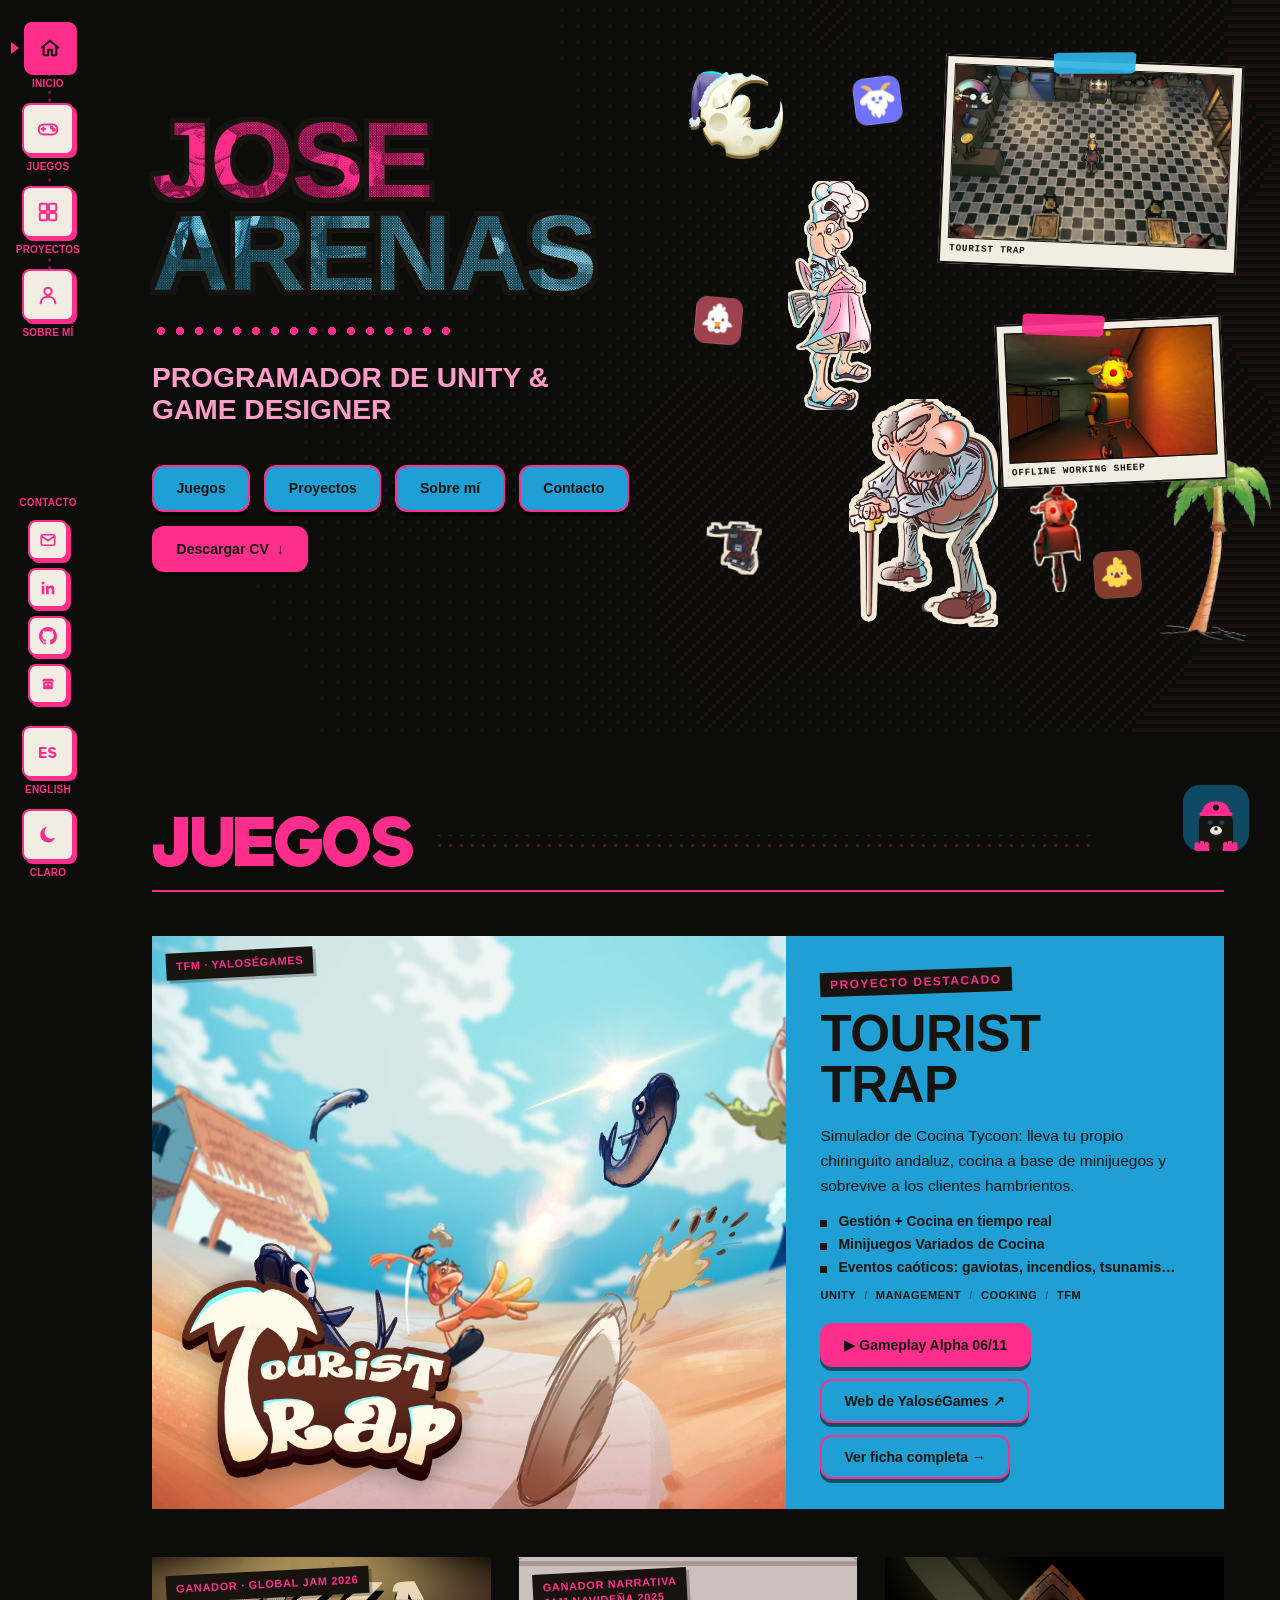
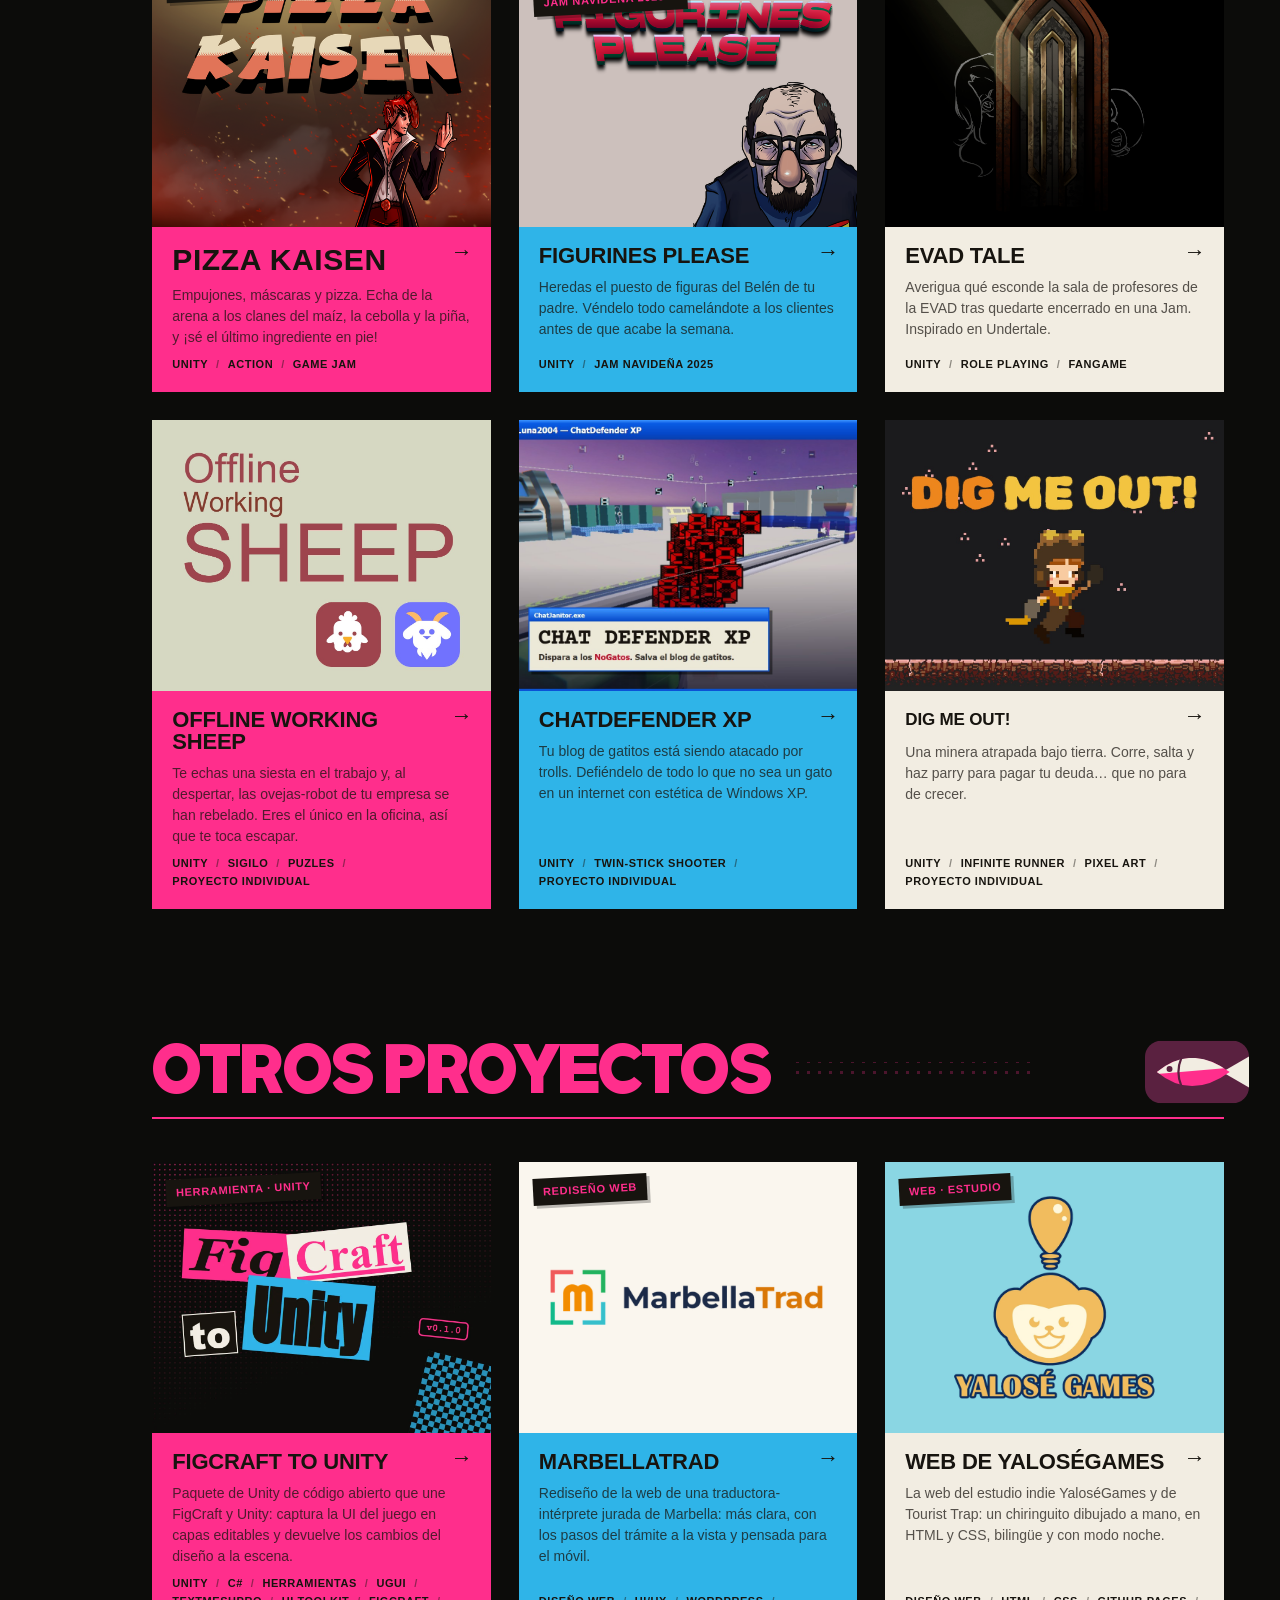
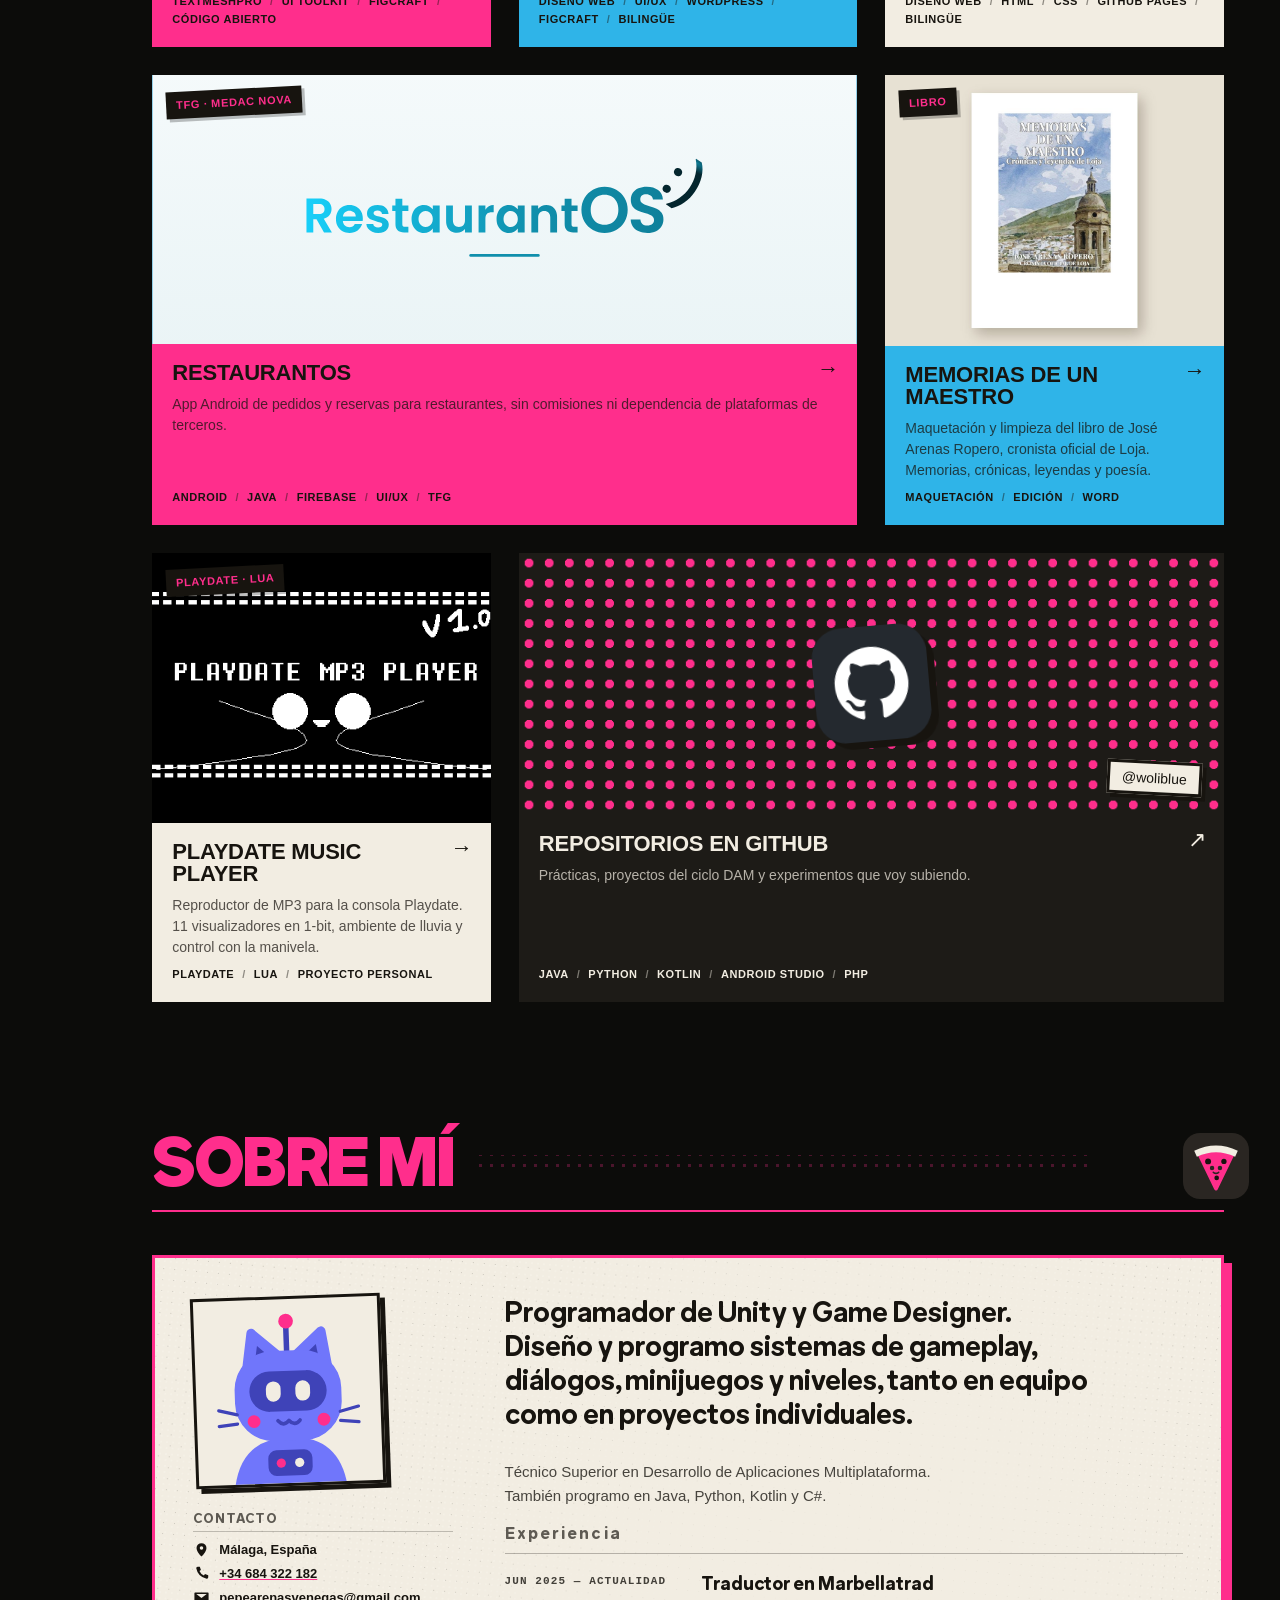
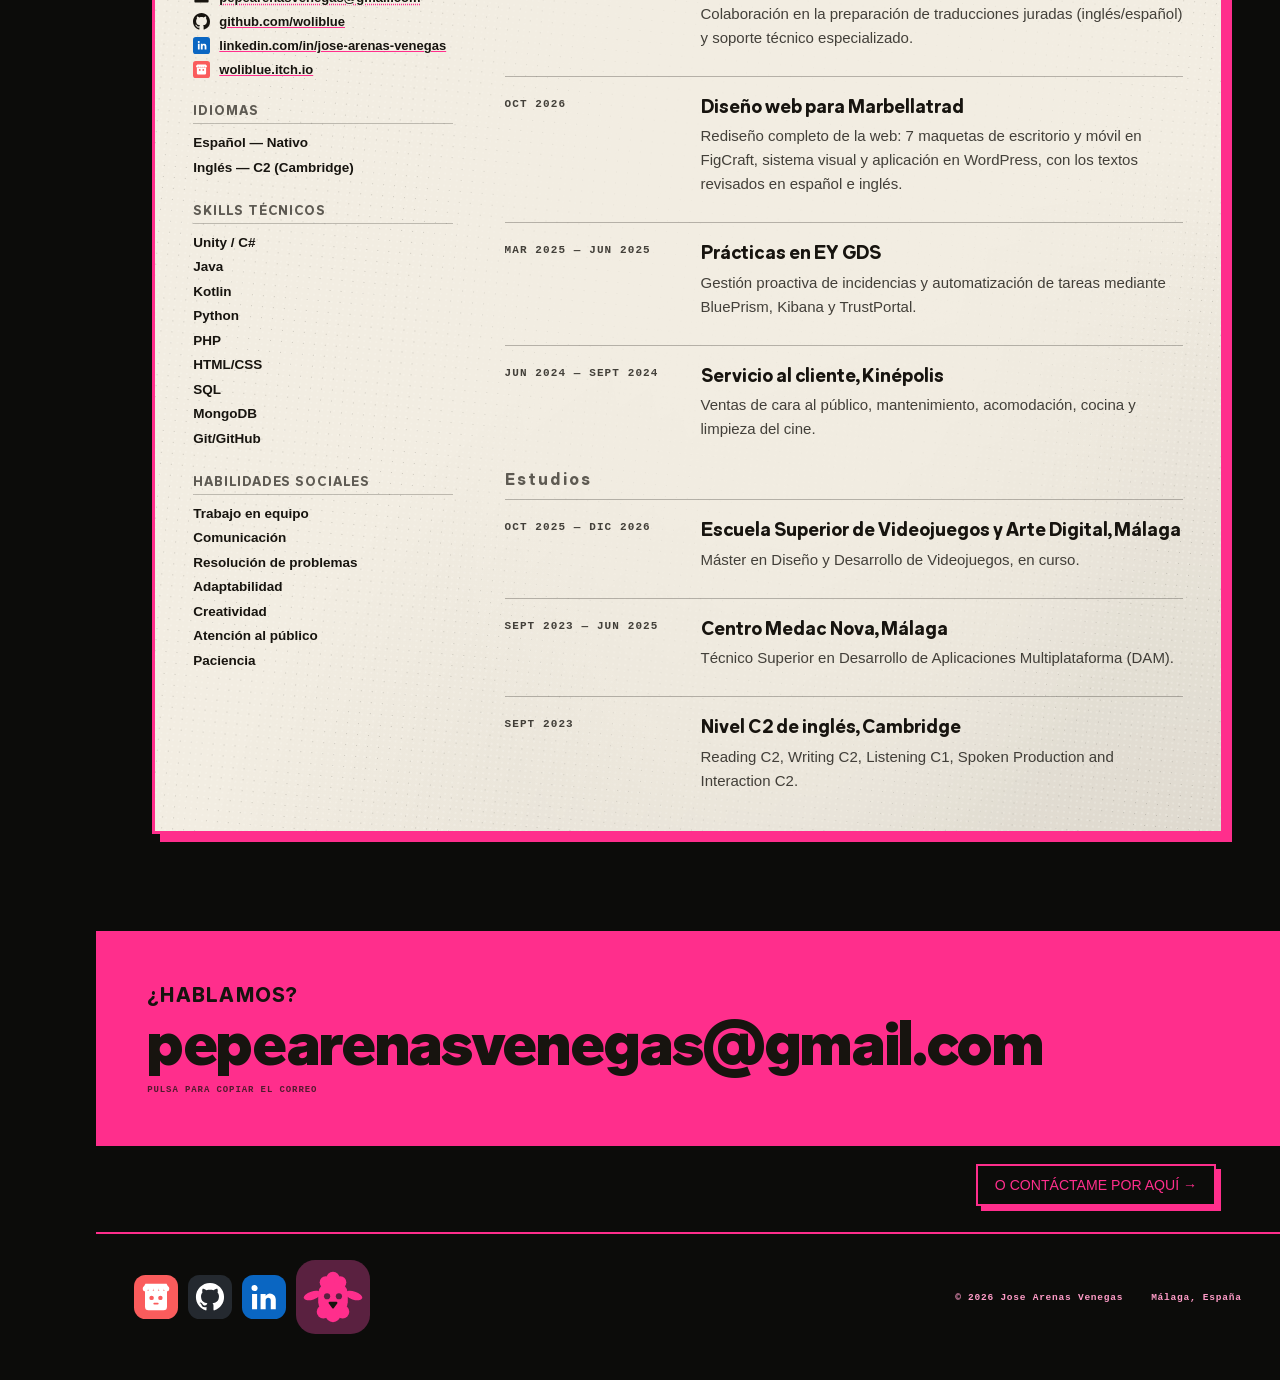
<file: index.html>
<!DOCTYPE html>
<html lang="es" data-theme="dark">
<head>
<meta charset="UTF-8">
<meta http-equiv="Content-Security-Policy" content="default-src 'self'; script-src 'self'; style-src 'self' 'unsafe-inline' https://fonts.googleapis.com; font-src 'self' https://fonts.gstatic.com; img-src 'self' data:; media-src 'self'; connect-src 'self'; object-src 'none'; base-uri 'self'; form-action https://formsubmit.co">
<meta name="referrer" content="strict-origin-when-cross-origin">
<meta name="viewport" content="width=device-width, initial-scale=1.0">
<meta name="theme-color" content="#0c0c0a">
<title>Jose Arenas — Portfolio</title>
<meta name="description" content="Portfolio de Jose Arenas Venegas, programador de Unity y Game Designer.">

<link rel="icon" href="favicon.ico" sizes="any">
<link rel="icon" type="image/png" href="favicon.png">
<link rel="apple-touch-icon" href="apple-touch-icon.png">

<meta property="og:type" content="website">
<meta property="og:title" content="Jose Arenas — Portfolio">
<meta property="og:description" content="Programador de Unity y Game Designer. Juegos, proyectos y CV.">
<meta property="og:image" content="https://woliblue.github.io/assets/img/og-image-2.jpg">
<meta name="twitter:card" content="summary_large_image">
<meta name="twitter:title" content="Jose Arenas — Portfolio">
<meta name="twitter:description" content="Programador de Unity y Game Designer. Juegos, proyectos y CV.">
<meta name="twitter:image" content="https://woliblue.github.io/assets/img/og-image-2.jpg">

<link rel="stylesheet" href="style.css?v=d444686e">
<link rel="stylesheet" href="home.css?v=d95b5ea9">
</head>
<body class="page-home">

<div class="layout">

  <!-- ===== Sidebar ===== -->
  <nav class="sidebar">
    <div class="sidebar-top">
      <a href="#inicio" class="nav-icon" title="Inicio" aria-label="Inicio">
        <span class="icon-box"><svg viewBox="0 0 24 24"><path d="M3 11.5 12 4l9 7.5"/><path d="M5 10v9a1 1 0 0 0 1 1h4v-6h4v6h4a1 1 0 0 0 1-1v-9"/></svg></span>
        <span class="nav-label" data-i18n="nav.inicio">Inicio</span>
      </a>
      <a href="#juegos" class="nav-icon" title="Juegos" aria-label="Juegos">
        <span class="icon-box"><svg viewBox="0 0 24 24"><rect x="2" y="7" width="20" height="11" rx="5"/><path d="M7 10v4"/><path d="M5 12h4"/><circle cx="16" cy="10.5" r="1"/><circle cx="18.5" cy="13" r="1"/></svg></span>
        <span class="nav-label" data-i18n="nav.juegos">Juegos</span>
      </a>
      <a href="#otros-proyectos" class="nav-icon" title="Otros proyectos" aria-label="Otros proyectos">
        <span class="icon-box"><svg viewBox="0 0 24 24"><rect x="3" y="3" width="8" height="8" rx="1.5"/><rect x="13" y="3" width="8" height="8" rx="1.5"/><rect x="3" y="13" width="8" height="8" rx="1.5"/><rect x="13" y="13" width="8" height="8" rx="1.5"/></svg></span>
        <span class="nav-label" data-i18n="nav.proyectos">Proyectos</span>
      </a>
      <a href="#sobre-mi" class="nav-icon" title="Sobre mí" aria-label="Sobre mí">
        <span class="icon-box"><svg viewBox="0 0 24 24"><circle cx="12" cy="8" r="4"/><path d="M4 21c0-4.4 3.6-7 8-7s8 2.6 8 7"/></svg></span>
        <span class="nav-label" data-i18n="nav.sobremi">Sobre mí</span>
      </a>
      <!-- HOUSEGOTCHI OCULTO (24/11/2026): para volver a enseñarlo, quita este comentario
<a href="#housegotchi" class="nav-icon" title="Housegotchi" aria-label="Housegotchi">
        <span class="icon-box"><svg viewBox="0 0 24 24"><rect x="5" y="3" width="14" height="18" rx="3"/><rect x="8" y="6" width="8" height="6" rx="1"/><circle cx="9" cy="16.5" r="1.2"/><circle cx="15" cy="16.5" r="1.2"/></svg></span>
        <span class="nav-label" data-i18n="nav.housegotchi">Housegotchi</span>
      </a>
HOUSEGOTCHI OCULTO  -->
    </div>
    <div class="sidebar-bottom">
      <div class="sidebar-contact">
        <span class="nav-label" data-i18n="about.contacto">Contacto</span>
        <button type="button" class="nav-icon contact-icon" data-copy-email data-i18n-title="hero.contact" title="Copiar email" aria-label="Copiar email">
          <span class="icon-box icon-sm"><svg viewBox="0 0 24 24"><rect x="3" y="5" width="18" height="14" rx="2"/><path d="m3.5 7 8.5 6 8.5-6"/></svg></span>
        </button>
        <a class="nav-icon contact-icon" href="https://www.linkedin.com/in/jose-arenas-venegas/" target="_blank" rel="noopener" title="LinkedIn" aria-label="LinkedIn">
          <span class="icon-box icon-sm"><svg class="svg-fill" viewBox="0 0 24 24"><path d="M20.45 20.45h-3.55v-5.57c0-1.33-.03-3.04-1.85-3.04-1.85 0-2.14 1.45-2.14 2.94v5.67H9.36V9h3.41v1.56h.05c.48-.9 1.64-1.85 3.37-1.85 3.6 0 4.27 2.37 4.27 5.46v6.28ZM5.34 7.43a2.06 2.06 0 1 1 0-4.13 2.06 2.06 0 0 1 0 4.13ZM7.12 20.45H3.56V9h3.56v11.45Z"/></svg></span>
        </a>
        <a class="nav-icon contact-icon" href="https://github.com/woliblue" target="_blank" rel="noopener" title="GitHub" aria-label="GitHub">
          <span class="icon-box icon-sm"><svg class="svg-fill" viewBox="0 0 16 16"><path d="M8 0C3.58 0 0 3.58 0 8c0 3.54 2.29 6.53 5.47 7.59.4.07.55-.17.55-.38 0-.19-.01-.82-.01-1.49-2.01.37-2.53-.49-2.69-.94-.09-.23-.48-.94-.82-1.13-.28-.15-.68-.52-.01-.53.63-.01 1.08.58 1.23.82.72 1.21 1.87.87 2.33.66.07-.52.28-.87.51-1.07-1.78-.2-3.64-.89-3.64-3.95 0-.87.31-1.59.82-2.15-.08-.2-.36-1.02.08-2.12 0 0 .67-.21 2.2.82.64-.18 1.32-.27 2-.27.68 0 1.36.09 2 .27 1.53-1.04 2.2-.82 2.2-.82.44 1.1.16 1.92.08 2.12.51.56.82 1.27.82 2.15 0 3.07-1.87 3.75-3.65 3.95.29.25.54.73.54 1.48 0 1.07-.01 1.93-.01 2.2 0 .21.15.46.55.38A8.01 8.01 0 0 0 16 8c0-4.42-3.58-8-8-8Z"/></svg></span>
        </a>
        <a class="nav-icon contact-icon" href="https://woliblue.itch.io/" target="_blank" rel="noopener" title="itch.io" aria-label="itch.io">
          <span class="icon-box icon-sm"><svg class="svg-fill" viewBox="0 0 24 24"><path d="M6 5h12l1.6 2.6H4.4Z"/><circle cx="5.9" cy="7.6" r="1.5"/><circle cx="9.3" cy="7.6" r="1.5"/><circle cx="12" cy="7.6" r="1.5"/><circle cx="14.7" cy="7.6" r="1.5"/><circle cx="18.1" cy="7.6" r="1.5"/><path d="M5.5 9h13v8.2a1.8 1.8 0 0 1-1.8 1.8H7.3a1.8 1.8 0 0 1-1.8-1.8Z"/><circle class="hole" cx="9.5" cy="12.6" r="1.3"/><circle class="hole" cx="14.5" cy="12.6" r="1.3"/></svg></span>
        </a>
      </div>
      <button class="nav-icon lang-toggle" id="langToggle" title="Cambiar idioma" aria-label="Cambiar idioma">
        <span class="icon-box lang-icon" id="langIcon">ES</span>
        <span class="nav-label" id="langLabel">English</span>
      </button>
      <button class="nav-icon theme-toggle" id="themeToggle" title="Cambiar tema" aria-label="Cambiar tema">
        <span class="icon-box"><svg id="themeIcon" viewBox="0 0 24 24"><circle cx="12" cy="12" r="5"/></svg></span>
        <span class="nav-label" id="themeLabel">Oscuro</span>
      </button>
    </div>
  </nav>

  <!-- ===== Main ===== -->
  <div class="main">

    <!-- Portada: a la izquierda, la de siempre (negro con dither, nombre rosa y pastillas);
         a la derecha, una hoja de papel con el collage de recortes y dos pantallas de gameplay. -->
    <section class="hero hero-simple hero-mix" id="inicio">
      <!-- Dither de fondo (paleta + tramas, la técnica de Golf Tycoon). Lo pinta fondo-dither.js -->
      <canvas class="hero-dither" aria-hidden="true"></canvas>
      <h1 class="hero-name hero-name-trama">Jose<br>Arenas</h1>
      <span class="hero-dots" aria-hidden="true"></span>
      <h2 class="role" data-i18n="hero.role">PROGRAMADOR DE UNITY &amp; GAME DESIGNER</h2>
      <div class="hero-actions">
        <a class="pill" href="#juegos" data-i18n="nav.juegos">Juegos</a>
        <a class="pill" href="#otros-proyectos" data-i18n="nav.proyectos">Proyectos</a>
        <a class="pill" href="#sobre-mi" data-i18n="nav.sobremi">Sobre mí</a>
        <a class="pill" href="#contacto" data-i18n="about.contacto">Contacto</a>
        <!-- HOUSEGOTCHI OCULTO (24/11/2026): para volver a enseñarlo, quita este comentario
<a class="pill pill-hg" href="#housegotchi"><span data-i18n="nav.housegotchi">Housegotchi</span></a>
HOUSEGOTCHI OCULTO  -->
        <a class="pill pill-accent" href="cv-es-3.pdf" download="CV-Jose-Arenas.pdf" data-cv target="_blank" rel="noopener"><span data-i18n="hero.cv">Descargar CV</span> <span aria-hidden="true">↓</span></a>
      </div>

      <div class="hero-board">
        <div class="hero-art">
          <span class="hero-ring-disc" aria-hidden="true"></span>
          <span class="hero-stage" aria-hidden="true"></span>
          <img class="hero-sun" src="assets/img/home/sol.webp" alt="" width="320" height="330">
          <img class="hero-moon" src="assets/img/home/luna.webp" alt="" width="320" height="299">
          <img class="hero-palm" src="assets/img/home/palmera.webp" alt="" width="407" height="700">

          <!-- Pantalla 1: Tourist Trap, un montaje en bucle sin costura (herramientas/montaje_portada.py) -->
          <a class="hero-screen hero-screen-tt" href="project.html?slug=tourist-trap&amp;kind=games" aria-label="Tourist Trap">
            <span class="hero-tape"></span>
            <span class="hero-screen-view">
              <video class="hero-clip" src="assets/video/portada/tt-0511-portada-2.mp4" poster="assets/video/portada/tt-0511-portada-2.jpg"
                     muted loop playsinline autoplay preload="auto"></video>
            </span>
            <span class="hero-screen-label">Tourist Trap</span>
          </a>

          <!-- Pantalla 2: Offline Working Sheep, capturas que se van fundiendo (app.js) -->
          <a class="hero-screen hero-screen-ows" href="project.html?slug=offline-working-sheep&amp;kind=games" aria-label="Offline Working Sheep">
            <span class="hero-tape"></span>
            <span class="hero-screen-view hero-slides">
              <img class="is-on" src="assets/img/ows/robot-persigue.webp" alt="">
              <img src="assets/img/ows/robots-sala-grande.webp" alt="" loading="lazy">
              <img src="assets/img/ows/oficina-mutante.webp" alt="" loading="lazy">
              <img src="assets/img/ows/sala-domino.webp" alt="" loading="lazy">
            </span>
            <span class="hero-screen-label">Offline Working Sheep</span>
          </a>

          <img class="hero-cut hero-cut-curro" src="assets/estetica/recortes/curro-sticker.webp" alt="" width="159" height="440">
          <img class="hero-cut hero-cut-rogelio" src="assets/estetica/recortes/rogelio-sticker.webp" alt="" width="318" height="440">
          <img class="hero-cut hero-cut-robot" src="assets/estetica/recortes/robot-ows-sticker.webp" alt="" width="504" height="1143">
          <img class="hero-cut hero-cut-troll" src="assets/estetica/recortes/troll-sticker.webp" alt="" width="267" height="259">
          <img class="hero-app-icon hero-app-icon-sheep" src="assets/img/home/ows-sheep.webp" alt="" width="256" height="256">
          <img class="hero-app-icon hero-app-icon-hen" src="assets/img/home/ows-hen.webp" alt="" width="256" height="256">
          <img class="hero-app-icon hero-app-icon-chick" src="assets/img/home/ows-chick.webp" alt="" width="256" height="256">
        </div>
      </div>
    </section>

    <!-- Juegos -->
    <section id="juegos">
      <span class="mascot deco-games" data-deco="tileMole"></span>
      <div class="section-head reveal">
        <h3 class="section-title" data-i18n="section.juegos">Juegos</h3>
        <span class="head-dots" aria-hidden="true"></span>
      </div>

      <div id="featured-game">
        <!-- Proyecto destacado (featured: true en data.js) -->
      </div>

      <div class="grid" id="games-grid">
        <!-- Generado por app.js a partir de data.js -->
      </div>
    </section>

    <!-- Otros proyectos -->
    <section id="otros-proyectos">
      <span class="mascot deco-other" data-deco="tileFish"></span>
      <div class="section-head reveal">
        <h3 class="section-title" data-i18n="section.otros">Otros proyectos</h3>
        <span class="head-dots" aria-hidden="true"></span>
      </div>

      <div class="grid" id="other-grid">
        <!-- Generado por app.js a partir de data.js -->
      </div>
    </section>

    <!-- Sobre mí -->
    <section id="sobre-mi">
      <span class="mascot deco-about" data-deco="tilePizza"></span>
      <div class="section-head reveal">
        <h3 class="section-title" data-i18n="section.sobremi">Sobre mí</h3>
        <span class="head-dots" aria-hidden="true"></span>
      </div>

      <div class="about-wrap reveal">
        <div class="about-side">
          <div class="about-photo" data-deco="avatar"></div>

          <h4 data-i18n="about.contacto">Contacto</h4>
          <p class="contact-line"><svg class="ci" viewBox="0 0 24 24" aria-hidden="true"><path class="ci-cur" d="M12 22s7-6.2 7-12a7 7 0 0 0-14 0c0 5.8 7 12 7 12Zm0-9.5a2.5 2.5 0 1 1 0-5 2.5 2.5 0 0 1 0 5Z"/></svg><span data-i18n="footer.location">Málaga, España</span></p>
          <p class="contact-line"><svg class="ci" viewBox="0 0 24 24" aria-hidden="true"><path class="ci-cur" d="M6.6 2.5h3l1.6 4.6-2.1 1.5a12 12 0 0 0 6.3 6.3l1.5-2.1 4.6 1.6v3a2 2 0 0 1-2.2 2A18.5 18.5 0 0 1 4.6 4.7 2 2 0 0 1 6.6 2.5Z"/></svg><a data-phone href="#">…</a></p>
          <p class="contact-line"><svg class="ci" viewBox="0 0 24 24" aria-hidden="true"><path class="ci-cur" d="M3 5h18a1 1 0 0 1 1 1v12a1 1 0 0 1-1 1H3a1 1 0 0 1-1-1V6a1 1 0 0 1 1-1Zm1.6 2 7.4 5.6L19.4 7H4.6Z"/></svg><button class="contact-copy" data-copy-email data-email-text>…</button></p>
          <p class="contact-line"><svg class="ci" viewBox="0 0 16 16" aria-hidden="true"><path class="ci-gh" d="M8 0C3.58 0 0 3.58 0 8c0 3.54 2.29 6.53 5.47 7.59.4.07.55-.17.55-.38 0-.19-.01-.82-.01-1.49-2.01.37-2.53-.49-2.69-.94-.09-.23-.48-.94-.82-1.13-.28-.15-.68-.52-.01-.53.63-.01 1.08.58 1.23.82.72 1.21 1.87.87 2.33.66.07-.52.28-.87.51-1.07-1.78-.2-3.64-.89-3.64-3.95 0-.87.31-1.59.82-2.15-.08-.2-.36-1.02.08-2.12 0 0 .67-.21 2.2.82.64-.18 1.32-.27 2-.27.68 0 1.36.09 2 .27 1.53-1.04 2.2-.82 2.2-.82.44 1.1.16 1.92.08 2.12.51.56.82 1.27.82 2.15 0 3.07-1.87 3.75-3.65 3.95.29.25.54.73.54 1.48 0 1.07-.01 1.93-.01 2.2 0 .21.15.46.55.38A8.01 8.01 0 0 0 16 8c0-4.42-3.58-8-8-8Z"/></svg><a href="https://github.com/woliblue" target="_blank" rel="noopener">github.com/woliblue</a></p>
          <p class="contact-line"><svg class="ci" viewBox="0 0 24 24" aria-hidden="true"><rect width="24" height="24" rx="4" fill="#0a66c2"/><path fill="#fff" d="M6.9 9.6h2.5v8H6.9zM8.15 5.6a1.45 1.45 0 1 1 0 2.9 1.45 1.45 0 0 1 0-2.9ZM11 9.6h2.4v1.1c.35-.65 1.2-1.3 2.45-1.3 2.6 0 3.1 1.7 3.1 3.9v4.3h-2.5v-3.8c0-.9 0-2.1-1.3-2.1s-1.5 1-1.5 2v3.9H11Z"/></svg><a href="https://www.linkedin.com/in/jose-arenas-venegas/" target="_blank" rel="noopener">linkedin.com/in/jose-arenas-venegas</a></p>
          <p class="contact-line"><svg class="ci" viewBox="0 0 24 24" aria-hidden="true"><rect width="24" height="24" rx="4" fill="#fa5c5c"/><g fill="#fff"><path d="M6 5h12l1.6 2.6H4.4Z"/><circle cx="5.9" cy="7.6" r="1.5"/><circle cx="9.3" cy="7.6" r="1.5"/><circle cx="12" cy="7.6" r="1.5"/><circle cx="14.7" cy="7.6" r="1.5"/><circle cx="18.1" cy="7.6" r="1.5"/><path d="M5.5 9h13v8.2a1.8 1.8 0 0 1-1.8 1.8H7.3a1.8 1.8 0 0 1-1.8-1.8Z"/></g><g fill="#fa5c5c"><circle cx="9.5" cy="12.6" r="1.3"/><circle cx="14.5" cy="12.6" r="1.3"/></g></svg><a href="https://woliblue.itch.io/" target="_blank" rel="noopener">woliblue.itch.io</a></p>

          <h4 data-i18n="about.idiomas">Idiomas</h4>
          <ul id="idiomas-list"></ul>

          <h4 data-i18n="about.skills">Skills técnicos</h4>
          <ul>
            <li>Unity / C#</li>
            <li>Java</li>
            <li>Kotlin</li>
            <li>Python</li>
            <li>PHP</li>
            <li>HTML/CSS</li>
            <li>SQL</li>
            <li>MongoDB</li>
            <li>Git/GitHub</li>
          </ul>

          <h4 data-i18n="about.social">Habilidades sociales</h4>
          <ul id="social-list"></ul>
        </div>

        <div class="about-body">
          <p class="lede" data-i18n="about.lede">Programador de Unity y Game Designer. Diseño y programo sistemas de gameplay, diálogos, minijuegos y niveles, tanto en equipo como en proyectos individuales.</p>
          <p class="lede lede-2" data-i18n="about.lede2">Técnico Superior en Desarrollo de Aplicaciones Multiplataforma. También programo en Java, Python, Kotlin y C#.</p>

          <h4 style="margin-top:0;" data-i18n="about.experiencia">Experiencia</h4>
          <div class="timeline" id="experience-timeline"></div>

          <h4 data-i18n="about.estudios">Estudios</h4>
          <div class="timeline" id="education-timeline"></div>
        </div>
      </div>
    </section>

    <!-- Contacto: el correo bien grande, al final de todo -->
    <section class="contact-band reveal" id="contacto">
      <p class="cb-label" data-i18n="contactBand.label">¿Hablamos?</p>
      <button type="button" class="cb-email" data-copy-email data-email-text>…</button>
      <p class="cb-hint" data-i18n="contactBand.hint">Pulsa para copiar el correo</p>
    </section>
    <div class="cb-more-wrap">
      <a class="cb-more" href="contacto.html"><span data-i18n="contactForm.cta">O contáctame por aquí</span> <span aria-hidden="true">→</span></a>
    </div>

    <!-- Housegotchi: portada Y2K con el nombre girando; lleva al juego (housegotchi.html) -->
    <!-- HOUSEGOTCHI OCULTO (24/11/2026): para volver a enseñarlo, quita este comentario
<section class="hgp" id="housegotchi" aria-labelledby="hgp-titulo">
      <div class="hgp-portada">
        <p class="hgp-ante" data-i18n="hgPortada.ante">Los juguetes que forman mi portfolio</p>
        <a class="hgp-escenario" href="housegotchi.html" aria-label="Housegotchi">
          <svg class="hgp-orbita hgp-detras" viewBox="0 0 605 420" aria-hidden="true"><defs><clipPath id="hgp-arriba"><rect x="0" y="0" width="605" height="372"/></clipPath></defs>
            <g clip-path="url(#hgp-arriba)"><text><textPath href="#hgp-ruta">.</textPath></text></g></svg>
          <span class="hgp-jumbo">
            <img src="assets/img/housegotchi/jumbo-magenta.webp" alt="" width="420" height="420">
            <span class="hgp-nombre" aria-hidden="true">HOUSEGOTCHI</span>
            <span class="hgp-lcd">
              <span class="hgp-titulo" id="hgp-titulo">HOUSE<br>GOTCHI</span>
              <span class="hgp-pulsa" data-i18n="hgPortada.pulsa">▶ Pulsa para jugar</span>
              <span class="hgp-suelo" aria-hidden="true"><span class="hgp-spr hgp-chef"></span><span class="hgp-spr hgp-rogelio"></span><span class="hgp-spr hgp-robot"></span></span>
            </span>
          </span>
          <svg class="hgp-orbita hgp-delante" viewBox="0 0 605 420" aria-hidden="true"><defs><path id="hgp-ruta"/><clipPath id="hgp-abajo"><rect x="0" y="372" width="605" height="200"/></clipPath></defs>
            <g clip-path="url(#hgp-abajo)"><text><textPath href="#hgp-ruta">.</textPath></text></g></svg>
        </a>
        <a class="hgp-jugar" href="housegotchi.html" data-i18n="hgPortada.jugar">▶ Jugar a Housegotchi</a>
      </div>
    </section>
HOUSEGOTCHI OCULTO  -->

    <footer class="footer-home">
      <div class="footer-tiles">
        <a class="footer-tile footer-link" href="https://woliblue.itch.io/" target="_blank" rel="noopener" title="itch.io" aria-label="itch.io" data-deco="tileItch"></a>
        <a class="footer-tile footer-link" href="https://github.com/woliblue" target="_blank" rel="noopener" title="GitHub" aria-label="GitHub" data-deco="tileGithub"></a>
        <a class="footer-tile footer-link" href="https://www.linkedin.com/in/jose-arenas-venegas/" target="_blank" rel="noopener" title="LinkedIn" aria-label="LinkedIn" data-deco="tileLinkedin"></a>
        <span class="footer-tile footer-sheep deco-footer" data-deco="tileSheep" aria-hidden="true"></span>
      </div>
      <span>© 2026 Jose Arenas Venegas</span>
      <span data-i18n="footer.location">Málaga, España</span>
    </footer>

  </div>
</div>

<script src="i18n.js?v=872dcb8b"></script>
<script src="data.js?v=2753652d"></script>
<script src="deco.js?v=c8f7e909"></script>
<script src="app.js?v=f4cf842c"></script>
<script src="fondo-dither.js?v=71e4a4e5"></script>
</body>
</html>
</file>
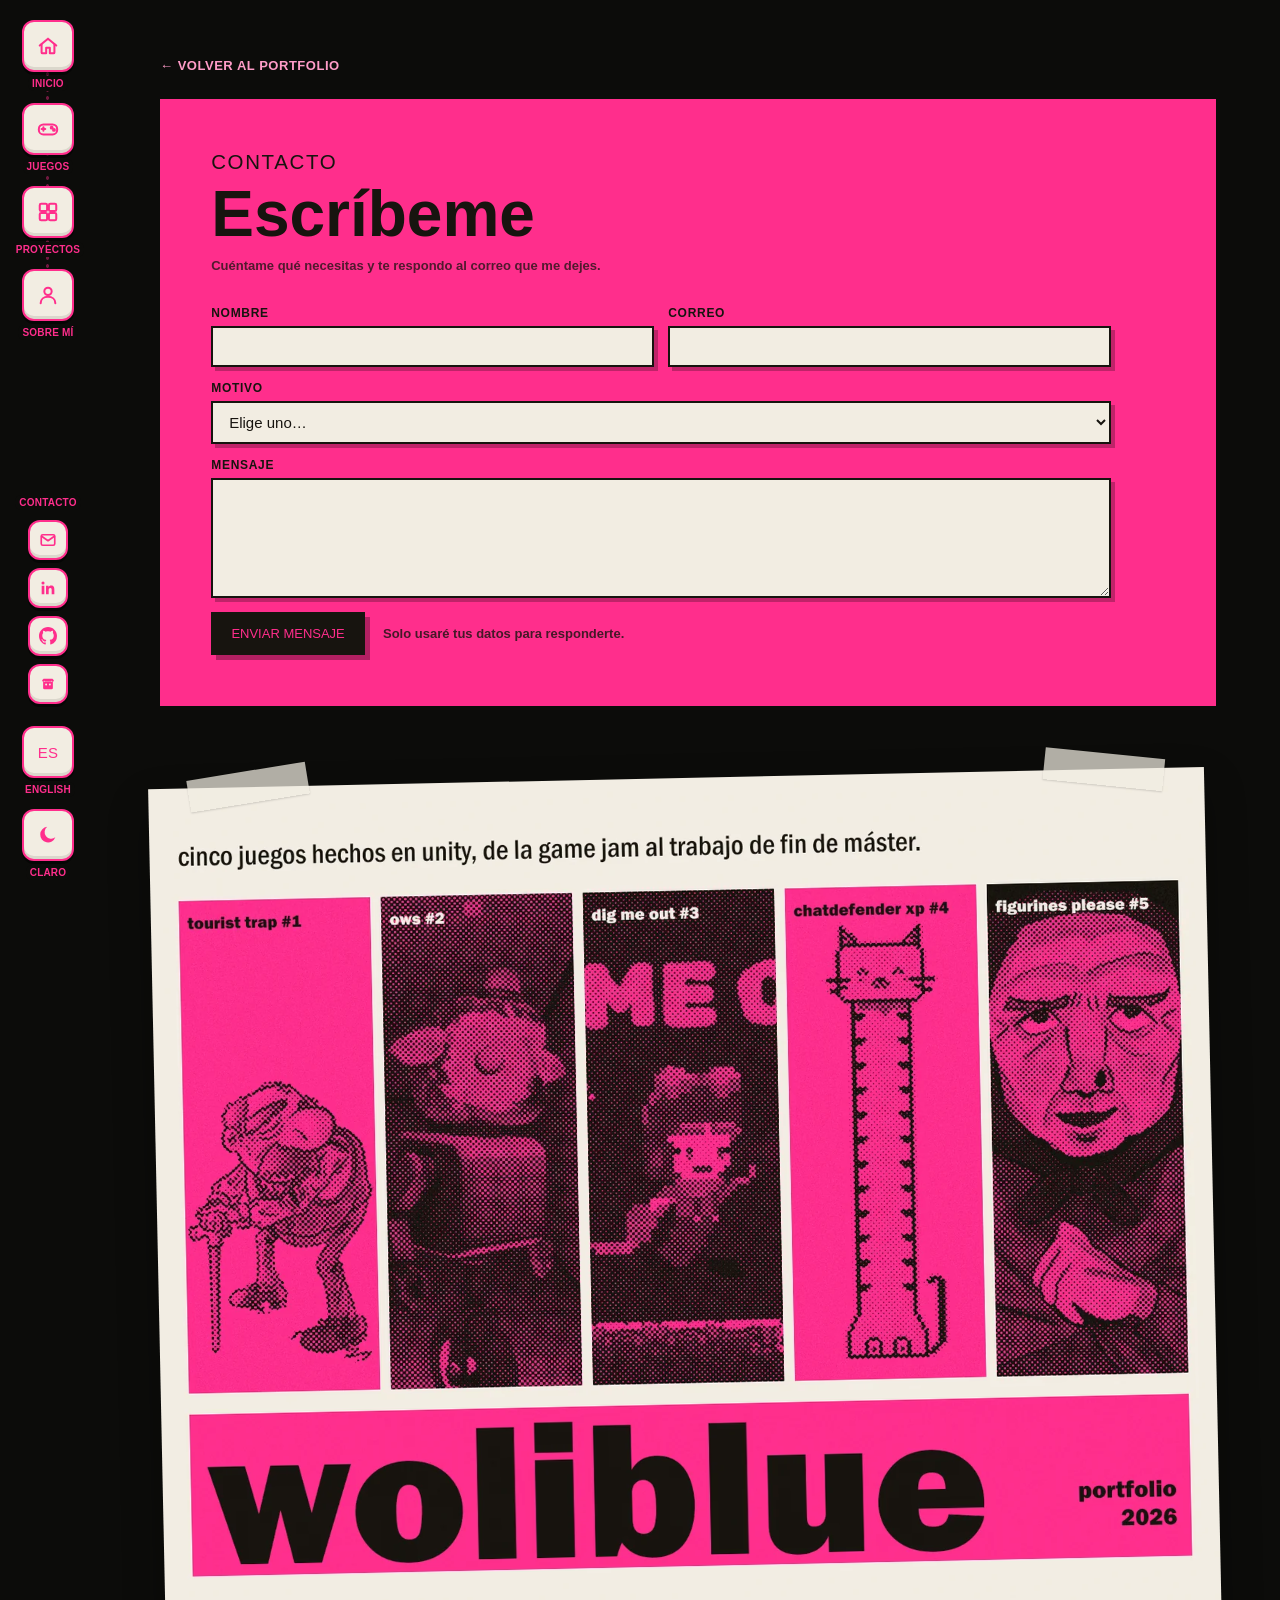
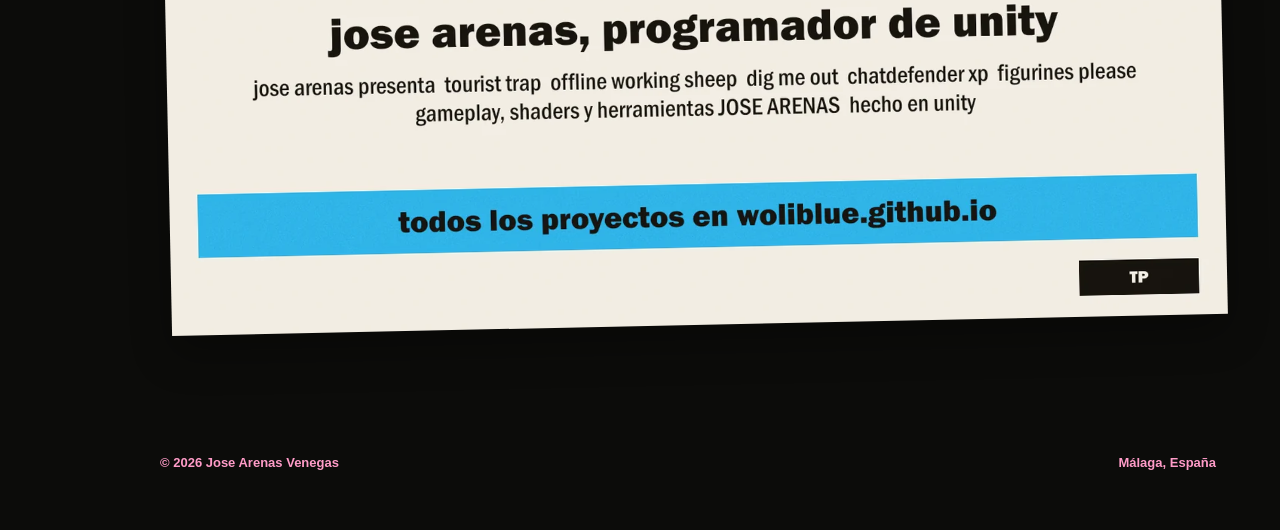
<file: contacto.html>
<!DOCTYPE html>
<html lang="es" data-theme="dark">
<head>
<meta charset="UTF-8">
<meta http-equiv="Content-Security-Policy" content="default-src 'self'; script-src 'self'; style-src 'self' 'unsafe-inline' https://fonts.googleapis.com; font-src 'self' https://fonts.gstatic.com; img-src 'self' data:; media-src 'self'; connect-src 'self'; object-src 'none'; base-uri 'self'; form-action https://formsubmit.co">
<meta name="referrer" content="strict-origin-when-cross-origin">
<meta name="viewport" content="width=device-width, initial-scale=1.0">
<meta name="theme-color" content="#0c0c0a">
<title>Contacto — Jose Arenas</title>
<meta name="description" content="Contacta con Jose Arenas, programador de Unity y Game Designer.">

<link rel="icon" href="favicon.ico" sizes="any">
<link rel="icon" type="image/png" href="favicon.png">
<link rel="apple-touch-icon" href="apple-touch-icon.png">

<link rel="stylesheet" href="style.css?v=d444686e">
</head>
<body>

<div class="layout">

  <!-- ===== Sidebar ===== -->
  <nav class="sidebar">
    <div class="sidebar-top">
      <a href="index.html#inicio" class="nav-icon" title="Inicio" aria-label="Inicio">
        <span class="icon-box"><svg viewBox="0 0 24 24"><path d="M3 11.5 12 4l9 7.5"/><path d="M5 10v9a1 1 0 0 0 1 1h4v-6h4v6h4a1 1 0 0 0 1-1v-9"/></svg></span>
        <span class="nav-label" data-i18n="nav.inicio">Inicio</span>
      </a>
      <a href="index.html#juegos" class="nav-icon" title="Juegos" aria-label="Juegos">
        <span class="icon-box"><svg viewBox="0 0 24 24"><rect x="2" y="7" width="20" height="11" rx="5"/><path d="M7 10v4"/><path d="M5 12h4"/><circle cx="16" cy="10.5" r="1"/><circle cx="18.5" cy="13" r="1"/></svg></span>
        <span class="nav-label" data-i18n="nav.juegos">Juegos</span>
      </a>
      <a href="index.html#otros-proyectos" class="nav-icon" title="Otros proyectos" aria-label="Otros proyectos">
        <span class="icon-box"><svg viewBox="0 0 24 24"><rect x="3" y="3" width="8" height="8" rx="1.5"/><rect x="13" y="3" width="8" height="8" rx="1.5"/><rect x="3" y="13" width="8" height="8" rx="1.5"/><rect x="13" y="13" width="8" height="8" rx="1.5"/></svg></span>
        <span class="nav-label" data-i18n="nav.proyectos">Proyectos</span>
      </a>
      <a href="index.html#sobre-mi" class="nav-icon" title="Sobre mí" aria-label="Sobre mí">
        <span class="icon-box"><svg viewBox="0 0 24 24"><circle cx="12" cy="8" r="4"/><path d="M4 21c0-4.4 3.6-7 8-7s8 2.6 8 7"/></svg></span>
        <span class="nav-label" data-i18n="nav.sobremi">Sobre mí</span>
      </a>
    </div>
    <div class="sidebar-bottom">
      <div class="sidebar-contact">
        <span class="nav-label" data-i18n="about.contacto">Contacto</span>
        <button type="button" class="nav-icon contact-icon" data-copy-email data-i18n-title="hero.contact" title="Copiar email" aria-label="Copiar email">
          <span class="icon-box icon-sm"><svg viewBox="0 0 24 24"><rect x="3" y="5" width="18" height="14" rx="2"/><path d="m3.5 7 8.5 6 8.5-6"/></svg></span>
        </button>
        <a class="nav-icon contact-icon" href="https://www.linkedin.com/in/jose-arenas-venegas/" target="_blank" rel="noopener" title="LinkedIn" aria-label="LinkedIn">
          <span class="icon-box icon-sm"><svg class="svg-fill" viewBox="0 0 24 24"><path d="M20.45 20.45h-3.55v-5.57c0-1.33-.03-3.04-1.85-3.04-1.85 0-2.14 1.45-2.14 2.94v5.67H9.36V9h3.41v1.56h.05c.48-.9 1.64-1.85 3.37-1.85 3.6 0 4.27 2.37 4.27 5.46v6.28ZM5.34 7.43a2.06 2.06 0 1 1 0-4.13 2.06 2.06 0 0 1 0 4.13ZM7.12 20.45H3.56V9h3.56v11.45Z"/></svg></span>
        </a>
        <a class="nav-icon contact-icon" href="https://github.com/woliblue" target="_blank" rel="noopener" title="GitHub" aria-label="GitHub">
          <span class="icon-box icon-sm"><svg class="svg-fill" viewBox="0 0 16 16"><path d="M8 0C3.58 0 0 3.58 0 8c0 3.54 2.29 6.53 5.47 7.59.4.07.55-.17.55-.38 0-.19-.01-.82-.01-1.49-2.01.37-2.53-.49-2.69-.94-.09-.23-.48-.94-.82-1.13-.28-.15-.68-.52-.01-.53.63-.01 1.08.58 1.23.82.72 1.21 1.87.87 2.33.66.07-.52.28-.87.51-1.07-1.78-.2-3.64-.89-3.64-3.95 0-.87.31-1.59.82-2.15-.08-.2-.36-1.02.08-2.12 0 0 .67-.21 2.2.82.64-.18 1.32-.27 2-.27.68 0 1.36.09 2 .27 1.53-1.04 2.2-.82 2.2-.82.44 1.1.16 1.92.08 2.12.51.56.82 1.27.82 2.15 0 3.07-1.87 3.75-3.65 3.95.29.25.54.73.54 1.48 0 1.07-.01 1.93-.01 2.2 0 .21.15.46.55.38A8.01 8.01 0 0 0 16 8c0-4.42-3.58-8-8-8Z"/></svg></span>
        </a>
        <a class="nav-icon contact-icon" href="https://woliblue.itch.io/" target="_blank" rel="noopener" title="itch.io" aria-label="itch.io">
          <span class="icon-box icon-sm"><svg class="svg-fill" viewBox="0 0 24 24"><path d="M6 5h12l1.6 2.6H4.4Z"/><circle cx="5.9" cy="7.6" r="1.5"/><circle cx="9.3" cy="7.6" r="1.5"/><circle cx="12" cy="7.6" r="1.5"/><circle cx="14.7" cy="7.6" r="1.5"/><circle cx="18.1" cy="7.6" r="1.5"/><path d="M5.5 9h13v8.2a1.8 1.8 0 0 1-1.8 1.8H7.3a1.8 1.8 0 0 1-1.8-1.8Z"/><circle class="hole" cx="9.5" cy="12.6" r="1.3"/><circle class="hole" cx="14.5" cy="12.6" r="1.3"/></svg></span>
        </a>
      </div>
      <button class="nav-icon lang-toggle" id="langToggle" title="Cambiar idioma" aria-label="Cambiar idioma">
        <span class="icon-box lang-icon" id="langIcon">ES</span>
        <span class="nav-label" id="langLabel">English</span>
      </button>
      <button class="nav-icon theme-toggle" id="themeToggle" title="Cambiar tema" aria-label="Cambiar tema">
        <span class="icon-box"><svg id="themeIcon" viewBox="0 0 24 24"><circle cx="12" cy="12" r="5"/></svg></span>
        <span class="nav-label" id="themeLabel">Oscuro</span>
      </button>
    </div>
  </nav>

  <!-- ===== Main ===== -->
  <div class="main">
    <section class="contact-page">
      <a class="back-link" href="index.html#contacto" data-i18n="contactForm.back">← Volver al portfolio</a>
      <div class="contact-band">
        <p class="cb-label" data-i18n="contactForm.kicker">Contacto</p>
        <h1 class="cb-page-title" data-i18n="contactForm.title">Escríbeme</h1>
        <p class="cb-hint" data-i18n="contactForm.intro">Cuéntame qué necesitas y te respondo al correo que me dejes.</p>
      <!-- El action lo pone app.js con el correo (así no aparece en el HTML para los bots) -->
      <form class="cb-form" method="POST" data-formsubmit>
                <input type="hidden" name="_subject" value="[Portfolio] Nuevo mensaje desde woliblue.github.io">
        <input type="hidden" name="Origen" value="Portfolio personal · woliblue.github.io">
        <input type="hidden" name="_next" value="https://woliblue.github.io/contacto.html?enviado=1">
        <input type="hidden" name="_template" value="table">
        <input type="text" name="_honey" class="cb-honey" tabindex="-1" autocomplete="off" aria-hidden="true">
        <div class="cb-row">
          <label class="cb-field"><span data-i18n="contactForm.name">Nombre</span><input type="text" name="nombre" required maxlength="80" autocomplete="name"></label>
          <label class="cb-field"><span data-i18n="contactForm.email">Correo</span><input type="email" name="email" required maxlength="120" autocomplete="email" pattern="[^@\s]+@[^@\s]+\.[A-Za-z]{2,}" data-email-check></label>
        </div>
        <label class="cb-field"><span data-i18n="contactForm.reason">Motivo</span>
          <select name="motivo" required>
            <option value="" disabled selected data-i18n="contactForm.pick">Elige uno…</option>
            <option value="Oferta de trabajo" data-i18n="contactForm.job">Oferta de trabajo</option>
            <option value="Colaboración / proyecto" data-i18n="contactForm.collab">Colaboración / proyecto</option>
            <option value="Game jam" data-i18n="contactForm.jam">Game jam</option>
            <option value="Otro" data-i18n="contactForm.other">Otro</option>
          </select>
        </label>
        <label class="cb-field"><span data-i18n="contactForm.message">Mensaje</span><textarea name="mensaje" rows="5" required maxlength="3000"></textarea></label>
        <div class="cb-actions">
          <button type="submit" class="cb-send" data-i18n="contactForm.send">Enviar mensaje</button>
          <p class="cb-error" data-i18n="contactForm.badEmail" hidden>Escribe un correo válido, por ejemplo nombre@dominio.com</p>
          <p class="cb-note" data-i18n="contactForm.note">Solo usaré tus datos para responderte.</p>
        </div>
      </form>
      </div>
      <!-- póster de los cinco juegos (ClaudeMiraEsto/ts/poster-trainspotting-4), grande y pegado con cinta debajo del formulario -->
      <figure class="contact-poster" aria-hidden="true"><img src="assets/img/contacto/poster-woliblue.webp" alt="" width="1400" height="1521"></figure>
    </section>

    <footer>
      <span>© 2026 Jose Arenas Venegas</span>
      <span data-i18n="footer.location">Málaga, España</span>
    </footer>
  </div>
</div>

<script src="i18n.js?v=872dcb8b"></script>
<script src="data.js?v=2753652d"></script>
<script src="deco.js?v=c8f7e909"></script>
<script src="app.js?v=f4cf842c"></script>
</body>
</html>
</file>
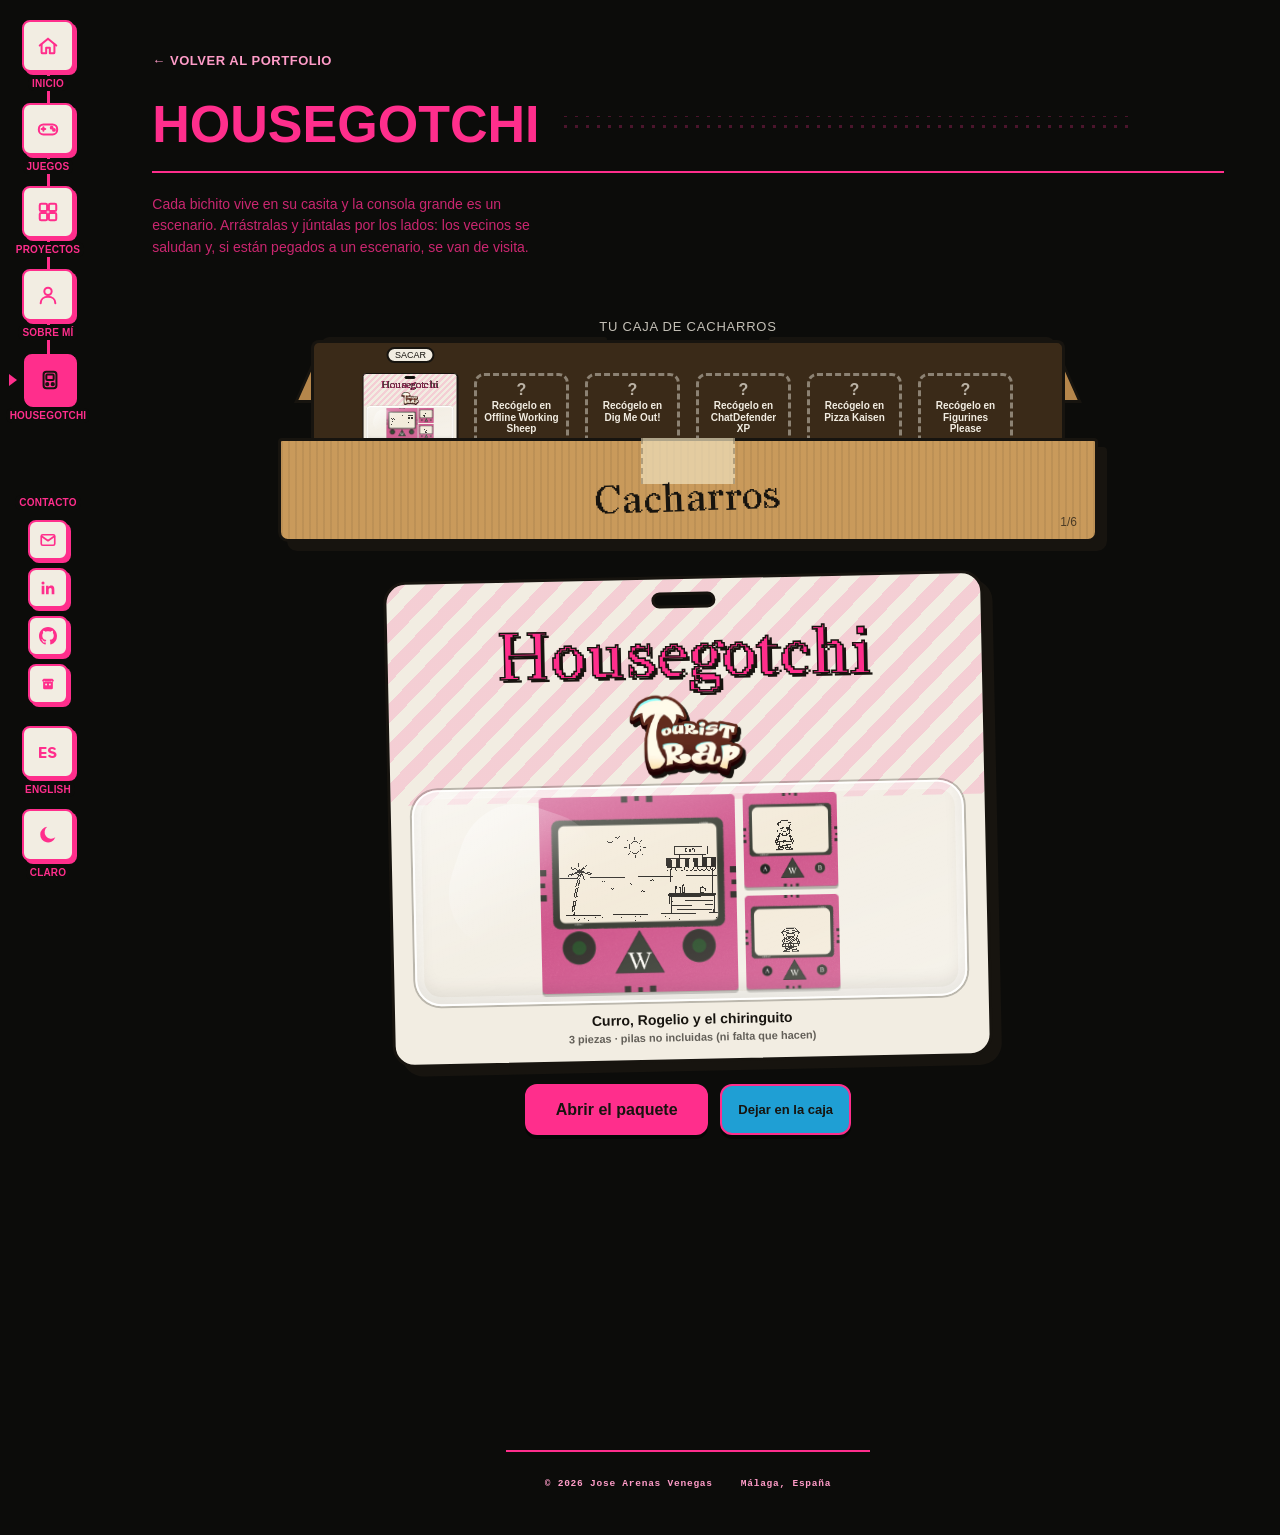
<file: housegotchi.html>
<!DOCTYPE html>
<html lang="es" data-theme="dark">
<head>
<meta charset="UTF-8">
<meta http-equiv="Content-Security-Policy" content="default-src 'self'; script-src 'self'; style-src 'self' 'unsafe-inline' https://fonts.googleapis.com; font-src 'self' https://fonts.gstatic.com; img-src 'self' data:; media-src 'self'; connect-src 'self'; object-src 'none'; base-uri 'self'; form-action https://formsubmit.co">
<meta name="referrer" content="strict-origin-when-cross-origin">
<meta name="viewport" content="width=device-width, initial-scale=1.0">
<meta name="theme-color" content="#0c0c0a">
<title>Housegotchi — Jose Arenas</title>
<meta name="description" content="Housegotchi: casitas de juguete con los personajes de los juegos de Jose Arenas. Abre el paquete y juega.">

<link rel="icon" href="favicon.ico" sizes="any">
<link rel="icon" type="image/png" href="favicon.png">
<link rel="apple-touch-icon" href="apple-touch-icon.png">

<meta property="og:type" content="website">
<meta property="og:title" content="Jose Arenas — Portfolio">
<meta property="og:description" content="Programador de Unity y Game Designer. Juegos, proyectos y CV.">
<meta property="og:image" content="https://woliblue.github.io/assets/img/og-image-2.jpg">
<meta name="twitter:card" content="summary_large_image">
<meta name="twitter:title" content="Jose Arenas — Portfolio">
<meta name="twitter:description" content="Programador de Unity y Game Designer. Juegos, proyectos y CV.">
<meta name="twitter:image" content="https://woliblue.github.io/assets/img/og-image-2.jpg">

<link rel="stylesheet" href="style.css?v=d444686e">
<link rel="stylesheet" href="home.css?v=d95b5ea9">
<link rel="stylesheet" href="blister.css?v=e1db340c">
</head>
<body class="page-home page-hg">

<div class="layout">

  <!-- ===== Sidebar ===== -->
  <nav class="sidebar">
    <div class="sidebar-top">
      <a href="index.html#inicio" class="nav-icon" title="Inicio" aria-label="Inicio">
        <span class="icon-box"><svg viewBox="0 0 24 24"><path d="M3 11.5 12 4l9 7.5"/><path d="M5 10v9a1 1 0 0 0 1 1h4v-6h4v6h4a1 1 0 0 0 1-1v-9"/></svg></span>
        <span class="nav-label" data-i18n="nav.inicio">Inicio</span>
      </a>
      <a href="index.html#juegos" class="nav-icon" title="Juegos" aria-label="Juegos">
        <span class="icon-box"><svg viewBox="0 0 24 24"><rect x="2" y="7" width="20" height="11" rx="5"/><path d="M7 10v4"/><path d="M5 12h4"/><circle cx="16" cy="10.5" r="1"/><circle cx="18.5" cy="13" r="1"/></svg></span>
        <span class="nav-label" data-i18n="nav.juegos">Juegos</span>
      </a>
      <a href="index.html#otros-proyectos" class="nav-icon" title="Otros proyectos" aria-label="Otros proyectos">
        <span class="icon-box"><svg viewBox="0 0 24 24"><rect x="3" y="3" width="8" height="8" rx="1.5"/><rect x="13" y="3" width="8" height="8" rx="1.5"/><rect x="3" y="13" width="8" height="8" rx="1.5"/><rect x="13" y="13" width="8" height="8" rx="1.5"/></svg></span>
        <span class="nav-label" data-i18n="nav.proyectos">Proyectos</span>
      </a>
      <a href="index.html#sobre-mi" class="nav-icon" title="Sobre mí" aria-label="Sobre mí">
        <span class="icon-box"><svg viewBox="0 0 24 24"><circle cx="12" cy="8" r="4"/><path d="M4 21c0-4.4 3.6-7 8-7s8 2.6 8 7"/></svg></span>
        <span class="nav-label" data-i18n="nav.sobremi">Sobre mí</span>
      </a>
      <a href="housegotchi.html" aria-current="page" class="nav-icon" title="Housegotchi" aria-label="Housegotchi">
        <span class="icon-box"><svg viewBox="0 0 24 24"><rect x="5" y="3" width="14" height="18" rx="3"/><rect x="8" y="6" width="8" height="6" rx="1"/><circle cx="9" cy="16.5" r="1.2"/><circle cx="15" cy="16.5" r="1.2"/></svg></span>
        <span class="nav-label" data-i18n="nav.housegotchi">Housegotchi</span>
      </a>
    </div>
    <div class="sidebar-bottom">
      <div class="sidebar-contact">
        <span class="nav-label" data-i18n="about.contacto">Contacto</span>
        <button type="button" class="nav-icon contact-icon" data-copy-email data-i18n-title="hero.contact" title="Copiar email" aria-label="Copiar email">
          <span class="icon-box icon-sm"><svg viewBox="0 0 24 24"><rect x="3" y="5" width="18" height="14" rx="2"/><path d="m3.5 7 8.5 6 8.5-6"/></svg></span>
        </button>
        <a class="nav-icon contact-icon" href="https://www.linkedin.com/in/jose-arenas-venegas/" target="_blank" rel="noopener" title="LinkedIn" aria-label="LinkedIn">
          <span class="icon-box icon-sm"><svg class="svg-fill" viewBox="0 0 24 24"><path d="M20.45 20.45h-3.55v-5.57c0-1.33-.03-3.04-1.85-3.04-1.85 0-2.14 1.45-2.14 2.94v5.67H9.36V9h3.41v1.56h.05c.48-.9 1.64-1.85 3.37-1.85 3.6 0 4.27 2.37 4.27 5.46v6.28ZM5.34 7.43a2.06 2.06 0 1 1 0-4.13 2.06 2.06 0 0 1 0 4.13ZM7.12 20.45H3.56V9h3.56v11.45Z"/></svg></span>
        </a>
        <a class="nav-icon contact-icon" href="https://github.com/woliblue" target="_blank" rel="noopener" title="GitHub" aria-label="GitHub">
          <span class="icon-box icon-sm"><svg class="svg-fill" viewBox="0 0 16 16"><path d="M8 0C3.58 0 0 3.58 0 8c0 3.54 2.29 6.53 5.47 7.59.4.07.55-.17.55-.38 0-.19-.01-.82-.01-1.49-2.01.37-2.53-.49-2.69-.94-.09-.23-.48-.94-.82-1.13-.28-.15-.68-.52-.01-.53.63-.01 1.08.58 1.23.82.72 1.21 1.87.87 2.33.66.07-.52.28-.87.51-1.07-1.78-.2-3.64-.89-3.64-3.95 0-.87.31-1.59.82-2.15-.08-.2-.36-1.02.08-2.12 0 0 .67-.21 2.2.82.64-.18 1.32-.27 2-.27.68 0 1.36.09 2 .27 1.53-1.04 2.2-.82 2.2-.82.44 1.1.16 1.92.08 2.12.51.56.82 1.27.82 2.15 0 3.07-1.87 3.75-3.65 3.95.29.25.54.73.54 1.48 0 1.07-.01 1.93-.01 2.2 0 .21.15.46.55.38A8.01 8.01 0 0 0 16 8c0-4.42-3.58-8-8-8Z"/></svg></span>
        </a>
        <a class="nav-icon contact-icon" href="https://woliblue.itch.io/" target="_blank" rel="noopener" title="itch.io" aria-label="itch.io">
          <span class="icon-box icon-sm"><svg class="svg-fill" viewBox="0 0 24 24"><path d="M6 5h12l1.6 2.6H4.4Z"/><circle cx="5.9" cy="7.6" r="1.5"/><circle cx="9.3" cy="7.6" r="1.5"/><circle cx="12" cy="7.6" r="1.5"/><circle cx="14.7" cy="7.6" r="1.5"/><circle cx="18.1" cy="7.6" r="1.5"/><path d="M5.5 9h13v8.2a1.8 1.8 0 0 1-1.8 1.8H7.3a1.8 1.8 0 0 1-1.8-1.8Z"/><circle class="hole" cx="9.5" cy="12.6" r="1.3"/><circle class="hole" cx="14.5" cy="12.6" r="1.3"/></svg></span>
        </a>
      </div>
      <button class="nav-icon lang-toggle" id="langToggle" title="Cambiar idioma" aria-label="Cambiar idioma">
        <span class="icon-box lang-icon" id="langIcon">ES</span>
        <span class="nav-label" id="langLabel">English</span>
      </button>
      <button class="nav-icon theme-toggle" id="themeToggle" title="Cambiar tema" aria-label="Cambiar tema">
        <span class="icon-box"><svg id="themeIcon" viewBox="0 0 24 24"><circle cx="12" cy="12" r="5"/></svg></span>
        <span class="nav-label" id="themeLabel">Oscuro</span>
      </button>
    </div>
  </nav>

  <!-- ===== Main ===== -->
  <div class="main">

    <!-- Housegotchi: casitas de juguete con los personajes (diseño en Figcraft,
         sprites 1-bit de «Spritesheet (animaciones IA).aseprite» vía herramientas/sprites_housegotchi.py; el juguete lo mueve housegotchi.js) -->
    <section id="housegotchi" class="hg-page">
      <a class="back-link" href="index.html#inicio" data-i18n="contactForm.back">← Volver al portfolio</a>
      <div class="section-head reveal">
        <h1 class="section-title" data-i18n="housegotchi.title">Housegotchi</h1>
        <span class="head-dots" aria-hidden="true"></span>
      </div>
      <p class="hg-sub reveal" data-i18n="housegotchi.sub">Cada bichito vive en su casita y la consola grande es un escenario. Arrástralas y júntalas por los lados: los vecinos se saludan y, si están pegados a un escenario, se van de visita.</p>

      <!-- La caja de cacharros: los blísters que has recogido en la página de cada
           juego, de pie dentro de una caja de cartón. Sin JS no sale. -->
      <div class="hg-caja" data-hg-caja hidden>
        <p class="hg-caja-titulo" data-i18n="housegotchi.cajaTitulo">Tu caja de cacharros</p>
        <div class="hg-caja-dentro" data-hg-caja-dentro></div>
        <div class="hg-caja-frente" aria-hidden="true">
          <p class="hg-caja-rotulo"><span data-i18n="housegotchi.cajaRotulo">Cacharros</span></p>
          <span class="hg-caja-cuenta" data-hg-caja-cuenta></span>
        </div>
      </div>
      <div class="hg-stack">
      <!-- El blíster que sacas de la caja, en grande: lo abres y sus piezas caen
           a la mesa (housegotchi.js y blister.js lo pintan). -->
      <div class="hg-pack" data-hg-pack hidden>
        <div class="hg-pack-hueco" data-hg-pack-slot></div>
        <div class="hg-pack-btns">
          <button class="pill pill-accent hg-pack-open" type="button" data-hg-open data-i18n="housegotchi.packOpen">Abrir el paquete</button>
          <button class="pill hg-pill" type="button" data-hg-dejar data-i18n="housegotchi.packDejar">Dejar en la caja</button>
        </div>
      </div>

      <div class="hg-play">
      <div class="hg-bar reveal">
        <span class="hg-help" data-i18n="housegotchi.help">Tres botones: A, B y W. Pega una casita a un escenario y su bichito se irá de visita.</span>
        <button class="pill hg-pill" type="button" data-hg-sound aria-pressed="false" data-i18n="housegotchi.sound">Sonido</button>
        <button class="pill hg-pill" type="button" data-hg-reset data-i18n="housegotchi.reset">Recolocar</button>
        <button class="pill hg-pill" type="button" data-hg-repack data-i18n="housegotchi.repack">Guardarlo todo</button>
      </div>

      <div class="hg-grid reveal" data-hg-board>
        <div class="hg-casa hg-jumbo hg-escena" data-escena="chiringuito" data-blister="tourist-trap" data-w="2" data-h="2" tabindex="0" role="group" aria-roledescription="escenario">
          <img src="assets/img/housegotchi/jumbo-magenta.webp" alt="" width="1000" height="1000" decoding="async" draggable="false">
          <span class="hg-name" data-i18n="housegotchi.chiringuito">CHIRINGUITO</span>
          <span class="hg-screen hg-screen-chiringuito" aria-hidden="true"></span>
          <span class="hg-tag">Tourist Trap</span>
          <button class="hg-key hg-key-a" type="button" data-hg="a" data-i18n-aria="housegotchi.keyFiesta" aria-label="A: fiesta"></button>
          <button class="hg-key hg-key-b" type="button" data-hg="b" data-i18n-aria="housegotchi.keyTodos" aria-label="B: la ola"></button>
          <button class="hg-key hg-key-w" type="button" data-hg="w" data-i18n-aria="housegotchi.keyLlamar" aria-label="W: llamar a los vecinos"></button>
        </div>
        <div class="hg-casa hg-largo" data-pj="luna" data-blister="offline-working-sheep" data-w="1" data-h="2" tabindex="0" role="group" aria-roledescription="casita">
          <img src="assets/img/housegotchi/largo-magenta.webp" alt="" width="500" height="1002" decoding="async" draggable="false">
          <span class="hg-name" data-i18n="housegotchi.luna">LUNA</span>
          <span class="hg-screen" aria-hidden="true"><span class="hg-sprite hg-sprite-luna"></span></span>
          <span class="hg-tag" data-i18n="housegotchi.tagNight">buenas noches</span>
          <button class="hg-key hg-key-a" type="button" data-hg="a" data-i18n-aria="housegotchi.keyEstrella" aria-label="A: estrella fugaz"></button>
          <button class="hg-key hg-key-b" type="button" data-hg="b" data-i18n-aria="housegotchi.keyNana" aria-label="B: nana para los vecinos"></button>
          <button class="hg-key hg-key-w" type="button" data-hg-theme data-i18n-aria="housegotchi.keyLight" aria-label="W: apagar o encender la luz"></button>
        </div>
        <div class="hg-casa hg-casita hg-c1" data-pj="chef" data-blister="tourist-trap" data-w="1" data-h="1" tabindex="0" role="group" aria-roledescription="casita">
          <img src="assets/img/housegotchi/casita-magenta.webp" alt="" width="500" height="502" decoding="async" draggable="false">
          <span class="hg-name" data-i18n="housegotchi.chef">CURRO</span>
          <span class="hg-screen" aria-hidden="true"><span class="hg-sprite hg-sprite-chef"></span></span>
          <span class="hg-tag">Tourist Trap</span>
          <button class="hg-key hg-key-a" type="button" data-hg="a" data-i18n-aria="housegotchi.keyA" aria-label="A: acción"></button>
          <button class="hg-key hg-key-b" type="button" data-hg="b" data-i18n-aria="housegotchi.keyB" aria-label="B: saltar"></button>
          <button class="hg-key hg-key-w" type="button" data-hg="w" data-i18n-aria="housegotchi.keyW" aria-label="W: ir de visita, volver o saludar"></button>
        </div>
        <div class="hg-casa hg-casita hg-c2" data-pj="robot" data-blister="offline-working-sheep" data-w="1" data-h="1" tabindex="0" role="group" aria-roledescription="casita">
          <img src="assets/img/housegotchi/casita-oliva.webp" alt="" width="500" height="500" decoding="async" draggable="false">
          <span class="hg-name" data-i18n="housegotchi.robot">ROBOT</span>
          <span class="hg-screen" aria-hidden="true"><span class="hg-sprite hg-sprite-robot"></span></span>
          <span class="hg-tag">OWS</span>
          <button class="hg-key hg-key-a" type="button" data-hg="a" data-i18n-aria="housegotchi.keyA" aria-label="A: acción"></button>
          <button class="hg-key hg-key-b" type="button" data-hg="b" data-i18n-aria="housegotchi.keyB" aria-label="B: saltar"></button>
          <button class="hg-key hg-key-w" type="button" data-hg="w" data-i18n-aria="housegotchi.keyW" aria-label="W: ir de visita, volver o saludar"></button>
        </div>
        <div class="hg-casa hg-casita hg-c3" data-pj="rogelio" data-blister="tourist-trap" data-w="1" data-h="1" tabindex="0" role="group" aria-roledescription="casita">
          <img src="assets/img/housegotchi/casita-magenta.webp" alt="" width="500" height="502" decoding="async" draggable="false">
          <span class="hg-name" data-i18n="housegotchi.rogelio">ROGELIO</span>
          <span class="hg-screen" aria-hidden="true"><span class="hg-sprite hg-sprite-rogelio"></span></span>
          <span class="hg-tag">Tourist Trap</span>
          <button class="hg-key hg-key-a" type="button" data-hg="a" data-i18n-aria="housegotchi.keyA" aria-label="A: acción"></button>
          <button class="hg-key hg-key-b" type="button" data-hg="b" data-i18n-aria="housegotchi.keyB" aria-label="B: saltar"></button>
          <button class="hg-key hg-key-w" type="button" data-hg="w" data-i18n-aria="housegotchi.keyW" aria-label="W: ir de visita, volver o saludar"></button>
        </div>
        <!-- Ampliación «La mina» (Dig Me Out!): llega en un sobre tras ver tres combos. -->
        <div class="hg-casa hg-jumbo hg-escena hg-mina" data-escena="mina" data-blister="dig-me-out" data-w="2" data-h="2" tabindex="0" role="group" aria-roledescription="escenario" hidden>
          <img src="assets/img/housegotchi/jumbo-magenta.webp" alt="" width="1000" height="1000" decoding="async" draggable="false">
          <span class="hg-name" data-i18n="housegotchi.mina">MINA</span>
          <span class="hg-screen hg-screen-mina" aria-hidden="true"></span>
          <span class="hg-tag">Dig Me Out!</span>
          <button class="hg-key hg-key-a" type="button" data-hg="a" data-i18n-aria="housegotchi.keyPicar" aria-label="A: picar"></button>
          <button class="hg-key hg-key-b" type="button" data-hg="b" data-i18n-aria="housegotchi.keyTodos" aria-label="B: la ola"></button>
          <button class="hg-key hg-key-w" type="button" data-hg="w" data-i18n-aria="housegotchi.keyLlamar" aria-label="W: llamar a los vecinos"></button>
        </div>
        <div class="hg-casa hg-casita hg-minera" data-pj="minera" data-blister="dig-me-out" data-w="1" data-h="1" tabindex="0" role="group" aria-roledescription="casita" hidden>
          <img src="assets/img/housegotchi/casita-oliva.webp" alt="" width="500" height="500" decoding="async" draggable="false">
          <span class="hg-name" data-i18n="housegotchi.minera">MINERA</span>
          <span class="hg-screen" aria-hidden="true"><span class="hg-sprite hg-sprite-minera"></span></span>
          <span class="hg-tag">Dig Me Out!</span>
          <button class="hg-key hg-key-a" type="button" data-hg="a" data-i18n-aria="housegotchi.keyA" aria-label="A: acción"></button>
          <button class="hg-key hg-key-b" type="button" data-hg="b" data-i18n-aria="housegotchi.keyB" aria-label="B: saltar"></button>
          <button class="hg-key hg-key-w" type="button" data-hg="w" data-i18n-aria="housegotchi.keyW" aria-label="W: ir de visita, volver o saludar"></button>
        </div>
        <!-- Segundo sobre: el gato largo (ChatDefender XP), tras ver siete combos. -->
        <div class="hg-casa hg-largo hg-gato" data-pj="gato" data-blister="chatdefenderxp" data-w="1" data-h="2" tabindex="0" role="group" aria-roledescription="casita" hidden>
          <img src="assets/img/housegotchi/largo-magenta.webp" alt="" width="500" height="1002" decoding="async" draggable="false">
          <span class="hg-name" data-i18n="housegotchi.gato">GATO</span>
          <span class="hg-screen" aria-hidden="true"><span class="hg-sprite hg-sprite-gato"></span></span>
          <span class="hg-tag">ChatDefender XP</span>
          <button class="hg-key hg-key-a" type="button" data-hg="a" data-i18n-aria="housegotchi.keyEstirar" aria-label="A: estirarse"></button>
          <button class="hg-key hg-key-b" type="button" data-hg="b" data-i18n-aria="housegotchi.keyRonronear" aria-label="B: ronronear"></button>
          <button class="hg-key hg-key-w" type="button" data-hg="w" data-i18n-aria="housegotchi.keyVaso" aria-label="W: tirar el vaso"></button>
        </div>
        <!-- Blíster de Pizza Kaisen: la arena, Roni y el Jefe Piña. -->
        <div class="hg-casa hg-jumbo hg-escena hg-arena" data-escena="arena" data-blister="pizza-kaisen" data-w="2" data-h="2" tabindex="0" role="group" aria-roledescription="escenario" hidden>
          <img src="assets/img/housegotchi/jumbo-magenta.webp" alt="" width="1000" height="1000" decoding="async" draggable="false">
          <span class="hg-name" data-i18n="housegotchi.arena">ARENA</span>
          <span class="hg-screen hg-screen-arena" aria-hidden="true"></span>
          <span class="hg-tag">Pizza Kaisen</span>
          <button class="hg-key hg-key-a" type="button" data-hg="a" data-i18n-aria="housegotchi.keyEmpujon" aria-label="A: ¡empujón!"></button>
          <button class="hg-key hg-key-b" type="button" data-hg="b" data-i18n-aria="housegotchi.keyTodos" aria-label="B: la ola"></button>
          <button class="hg-key hg-key-w" type="button" data-hg="w" data-i18n-aria="housegotchi.keyLlamar" aria-label="W: llamar a los vecinos"></button>
        </div>
        <div class="hg-casa hg-casita hg-roni" data-pj="roni" data-blister="pizza-kaisen" data-w="1" data-h="1" tabindex="0" role="group" aria-roledescription="casita" hidden>
          <img src="assets/img/housegotchi/casita-magenta.webp" alt="" width="500" height="502" decoding="async" draggable="false">
          <span class="hg-name" data-i18n="housegotchi.roni">RONI</span>
          <span class="hg-screen" aria-hidden="true"><span class="hg-sprite hg-sprite-roni"></span></span>
          <span class="hg-tag">Pizza Kaisen</span>
          <button class="hg-key hg-key-a" type="button" data-hg="a" data-i18n-aria="housegotchi.keyA" aria-label="A: acción"></button>
          <button class="hg-key hg-key-b" type="button" data-hg="b" data-i18n-aria="housegotchi.keyB" aria-label="B: saltar"></button>
          <button class="hg-key hg-key-w" type="button" data-hg="w" data-i18n-aria="housegotchi.keyW" aria-label="W: ir de visita, volver o saludar"></button>
        </div>
        <div class="hg-casa hg-casita hg-pina" data-pj="pina" data-blister="pizza-kaisen" data-w="1" data-h="1" tabindex="0" role="group" aria-roledescription="casita" hidden>
          <img src="assets/img/housegotchi/casita-oliva.webp" alt="" width="500" height="500" decoding="async" draggable="false">
          <span class="hg-name" data-i18n="housegotchi.pina">JEFE PIÑA</span>
          <span class="hg-screen" aria-hidden="true"><span class="hg-sprite hg-sprite-pina"></span></span>
          <span class="hg-tag">Pizza Kaisen</span>
          <button class="hg-key hg-key-a" type="button" data-hg="a" data-i18n-aria="housegotchi.keyA" aria-label="A: acción"></button>
          <button class="hg-key hg-key-b" type="button" data-hg="b" data-i18n-aria="housegotchi.keyB" aria-label="B: saltar"></button>
          <button class="hg-key hg-key-w" type="button" data-hg="w" data-i18n-aria="housegotchi.keyW" aria-label="W: ir de visita, volver o saludar"></button>
        </div>
        <!-- Blíster de Figurines Please: el puesto, el tendero y el pastor. -->
        <div class="hg-casa hg-jumbo hg-escena hg-puesto" data-escena="puesto" data-blister="figurines-please" data-w="2" data-h="2" tabindex="0" role="group" aria-roledescription="escenario" hidden>
          <img src="assets/img/housegotchi/jumbo-magenta.webp" alt="" width="1000" height="1000" decoding="async" draggable="false">
          <span class="hg-name" data-i18n="housegotchi.puesto">PUESTO</span>
          <span class="hg-screen hg-screen-puesto" aria-hidden="true"></span>
          <span class="hg-tag">Figurines Please</span>
          <button class="hg-key hg-key-a" type="button" data-hg="a" data-i18n-aria="housegotchi.keyVender" aria-label="A: vender"></button>
          <button class="hg-key hg-key-b" type="button" data-hg="b" data-i18n-aria="housegotchi.keyTodos" aria-label="B: la ola"></button>
          <button class="hg-key hg-key-w" type="button" data-hg="w" data-i18n-aria="housegotchi.keyLlamar" aria-label="W: llamar a los vecinos"></button>
        </div>
        <div class="hg-casa hg-casita hg-tendero" data-pj="tendero" data-blister="figurines-please" data-w="1" data-h="1" tabindex="0" role="group" aria-roledescription="casita" hidden>
          <img src="assets/img/housegotchi/casita-oliva.webp" alt="" width="500" height="500" decoding="async" draggable="false">
          <span class="hg-name" data-i18n="housegotchi.tendero">TENDERO</span>
          <span class="hg-screen" aria-hidden="true"><span class="hg-sprite hg-sprite-tendero"></span></span>
          <span class="hg-tag">Figurines Please</span>
          <button class="hg-key hg-key-a" type="button" data-hg="a" data-i18n-aria="housegotchi.keyA" aria-label="A: acción"></button>
          <button class="hg-key hg-key-b" type="button" data-hg="b" data-i18n-aria="housegotchi.keyB" aria-label="B: saltar"></button>
          <button class="hg-key hg-key-w" type="button" data-hg="w" data-i18n-aria="housegotchi.keyW" aria-label="W: ir de visita, volver o saludar"></button>
        </div>
        <div class="hg-casa hg-casita hg-pastor" data-pj="pastor" data-blister="figurines-please" data-w="1" data-h="1" tabindex="0" role="group" aria-roledescription="casita" hidden>
          <img src="assets/img/housegotchi/casita-magenta.webp" alt="" width="500" height="502" decoding="async" draggable="false">
          <span class="hg-name" data-i18n="housegotchi.pastor">PASTOR</span>
          <span class="hg-screen" aria-hidden="true"><span class="hg-sprite hg-sprite-pastor"></span></span>
          <span class="hg-tag">Figurines Please</span>
          <button class="hg-key hg-key-a" type="button" data-hg="a" data-i18n-aria="housegotchi.keyA" aria-label="A: acción"></button>
          <button class="hg-key hg-key-b" type="button" data-hg="b" data-i18n-aria="housegotchi.keyB" aria-label="B: saltar"></button>
          <button class="hg-key hg-key-w" type="button" data-hg="w" data-i18n-aria="housegotchi.keyW" aria-label="W: ir de visita, volver o saludar"></button>
        </div>
        <p class="hg-vacia" data-hg-vacia data-i18n="housegotchi.mesaVacia" hidden>La mesa está vacía: saca un blíster de la caja.</p>
        <span class="hg-ghost" aria-hidden="true"></span>
        <p class="hg-combo" aria-live="polite"></p>
      </div>
      </div>
      </div>
    </section>

    <footer class="footer-home">
      <span>© 2026 Jose Arenas Venegas</span>
      <span data-i18n="footer.location">Málaga, España</span>
    </footer>

  </div>
</div>

<script src="i18n.js?v=872dcb8b"></script>
<script src="data.js?v=2753652d"></script>
<script src="deco.js?v=c8f7e909"></script>
<script src="app.js?v=f4cf842c"></script>
<script src="blister.js?v=c4122e8c"></script>
<script src="housegotchi.js?v=3959f83f"></script>
</body>
</html>
</file>
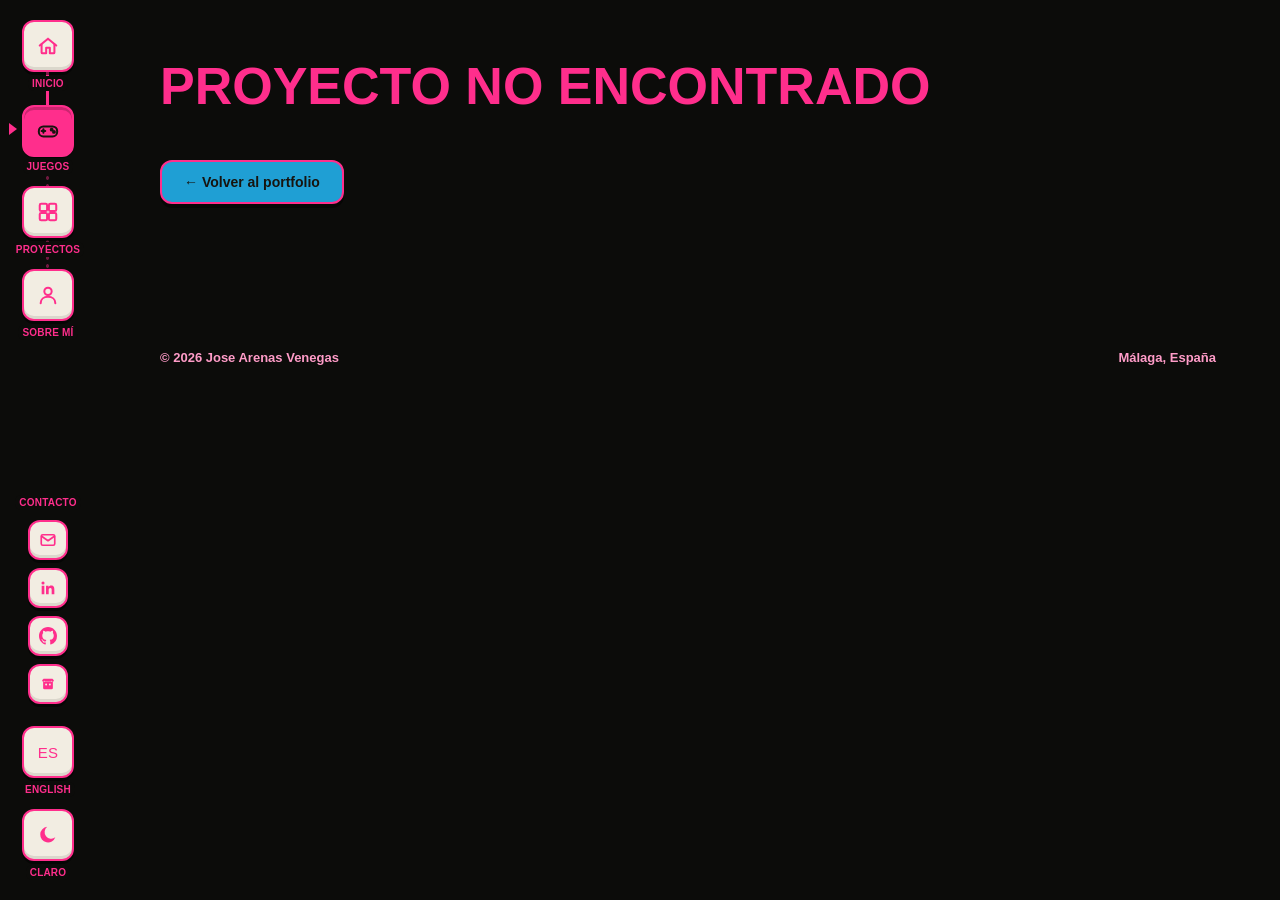
<file: project.html>
<!DOCTYPE html>
<html lang="es" data-theme="dark">
<head>
<meta charset="UTF-8">
<meta http-equiv="Content-Security-Policy" content="default-src 'self'; script-src 'self'; style-src 'self' 'unsafe-inline' https://fonts.googleapis.com; font-src 'self' https://fonts.gstatic.com; img-src 'self' data:; media-src 'self'; connect-src 'self'; object-src 'none'; base-uri 'self'; form-action https://formsubmit.co">
<meta name="referrer" content="strict-origin-when-cross-origin">
<meta name="viewport" content="width=device-width, initial-scale=1.0">
<meta name="theme-color" content="#0c0c0a">
<title>Proyecto — Jose Arenas</title>

<link rel="icon" href="favicon.ico" sizes="any">
<link rel="icon" type="image/png" href="favicon.png">
<link rel="apple-touch-icon" href="apple-touch-icon.png">

<meta property="og:type" content="website">
<meta property="og:title" content="Jose Arenas — Portfolio">
<meta property="og:description" content="Programador de Unity y Game Designer. Juegos, proyectos y CV.">
<meta property="og:image" content="https://woliblue.github.io/assets/img/og-image-2.jpg">
<meta name="twitter:card" content="summary_large_image">
<meta name="twitter:title" content="Jose Arenas — Portfolio">
<meta name="twitter:description" content="Programador de Unity y Game Designer. Juegos, proyectos y CV.">
<meta name="twitter:image" content="https://woliblue.github.io/assets/img/og-image-2.jpg">

<link rel="stylesheet" href="style.css?v=d444686e">
<link rel="stylesheet" href="blister.css?v=e1db340c">
</head>
<body>

<div class="layout">

  <!-- ===== Sidebar ===== -->
  <nav class="sidebar">
    <div class="sidebar-top">
      <a href="index.html#inicio" class="nav-icon" title="Inicio" aria-label="Inicio">
        <span class="icon-box"><svg viewBox="0 0 24 24"><path d="M3 11.5 12 4l9 7.5"/><path d="M5 10v9a1 1 0 0 0 1 1h4v-6h4v6h4a1 1 0 0 0 1-1v-9"/></svg></span>
        <span class="nav-label" data-i18n="nav.inicio">Inicio</span>
      </a>
      <a href="index.html#juegos" class="nav-icon" title="Juegos" aria-label="Juegos">
        <span class="icon-box"><svg viewBox="0 0 24 24"><rect x="2" y="7" width="20" height="11" rx="5"/><path d="M7 10v4"/><path d="M5 12h4"/><circle cx="16" cy="10.5" r="1"/><circle cx="18.5" cy="13" r="1"/></svg></span>
        <span class="nav-label" data-i18n="nav.juegos">Juegos</span>
      </a>
      <a href="index.html#otros-proyectos" class="nav-icon" title="Otros proyectos" aria-label="Otros proyectos">
        <span class="icon-box"><svg viewBox="0 0 24 24"><rect x="3" y="3" width="8" height="8" rx="1.5"/><rect x="13" y="3" width="8" height="8" rx="1.5"/><rect x="3" y="13" width="8" height="8" rx="1.5"/><rect x="13" y="13" width="8" height="8" rx="1.5"/></svg></span>
        <span class="nav-label" data-i18n="nav.proyectos">Proyectos</span>
      </a>
      <a href="index.html#sobre-mi" class="nav-icon" title="Sobre mí" aria-label="Sobre mí">
        <span class="icon-box"><svg viewBox="0 0 24 24"><circle cx="12" cy="8" r="4"/><path d="M4 21c0-4.4 3.6-7 8-7s8 2.6 8 7"/></svg></span>
        <span class="nav-label" data-i18n="nav.sobremi">Sobre mí</span>
      </a>
      <!-- HOUSEGOTCHI OCULTO (24/11/2026): para volver a enseñarlo, quita este comentario
<a href="housegotchi.html" class="nav-icon" title="Housegotchi" aria-label="Housegotchi">
        <span class="icon-box"><svg viewBox="0 0 24 24"><rect x="5" y="3" width="14" height="18" rx="3"/><rect x="8" y="6" width="8" height="6" rx="1"/><circle cx="9" cy="16.5" r="1.2"/><circle cx="15" cy="16.5" r="1.2"/></svg></span>
        <span class="nav-label" data-i18n="nav.housegotchi">Housegotchi</span>
      </a>
HOUSEGOTCHI OCULTO  -->
    </div>
    <div class="sidebar-bottom">
      <div class="sidebar-contact">
        <span class="nav-label" data-i18n="about.contacto">Contacto</span>
        <button type="button" class="nav-icon contact-icon" data-copy-email data-i18n-title="hero.contact" title="Copiar email" aria-label="Copiar email">
          <span class="icon-box icon-sm"><svg viewBox="0 0 24 24"><rect x="3" y="5" width="18" height="14" rx="2"/><path d="m3.5 7 8.5 6 8.5-6"/></svg></span>
        </button>
        <a class="nav-icon contact-icon" href="https://www.linkedin.com/in/jose-arenas-venegas/" target="_blank" rel="noopener" title="LinkedIn" aria-label="LinkedIn">
          <span class="icon-box icon-sm"><svg class="svg-fill" viewBox="0 0 24 24"><path d="M20.45 20.45h-3.55v-5.57c0-1.33-.03-3.04-1.85-3.04-1.85 0-2.14 1.45-2.14 2.94v5.67H9.36V9h3.41v1.56h.05c.48-.9 1.64-1.85 3.37-1.85 3.6 0 4.27 2.37 4.27 5.46v6.28ZM5.34 7.43a2.06 2.06 0 1 1 0-4.13 2.06 2.06 0 0 1 0 4.13ZM7.12 20.45H3.56V9h3.56v11.45Z"/></svg></span>
        </a>
        <a class="nav-icon contact-icon" href="https://github.com/woliblue" target="_blank" rel="noopener" title="GitHub" aria-label="GitHub">
          <span class="icon-box icon-sm"><svg class="svg-fill" viewBox="0 0 16 16"><path d="M8 0C3.58 0 0 3.58 0 8c0 3.54 2.29 6.53 5.47 7.59.4.07.55-.17.55-.38 0-.19-.01-.82-.01-1.49-2.01.37-2.53-.49-2.69-.94-.09-.23-.48-.94-.82-1.13-.28-.15-.68-.52-.01-.53.63-.01 1.08.58 1.23.82.72 1.21 1.87.87 2.33.66.07-.52.28-.87.51-1.07-1.78-.2-3.64-.89-3.64-3.95 0-.87.31-1.59.82-2.15-.08-.2-.36-1.02.08-2.12 0 0 .67-.21 2.2.82.64-.18 1.32-.27 2-.27.68 0 1.36.09 2 .27 1.53-1.04 2.2-.82 2.2-.82.44 1.1.16 1.92.08 2.12.51.56.82 1.27.82 2.15 0 3.07-1.87 3.75-3.65 3.95.29.25.54.73.54 1.48 0 1.07-.01 1.93-.01 2.2 0 .21.15.46.55.38A8.01 8.01 0 0 0 16 8c0-4.42-3.58-8-8-8Z"/></svg></span>
        </a>
        <a class="nav-icon contact-icon" href="https://woliblue.itch.io/" target="_blank" rel="noopener" title="itch.io" aria-label="itch.io">
          <span class="icon-box icon-sm"><svg class="svg-fill" viewBox="0 0 24 24"><path d="M6 5h12l1.6 2.6H4.4Z"/><circle cx="5.9" cy="7.6" r="1.5"/><circle cx="9.3" cy="7.6" r="1.5"/><circle cx="12" cy="7.6" r="1.5"/><circle cx="14.7" cy="7.6" r="1.5"/><circle cx="18.1" cy="7.6" r="1.5"/><path d="M5.5 9h13v8.2a1.8 1.8 0 0 1-1.8 1.8H7.3a1.8 1.8 0 0 1-1.8-1.8Z"/><circle class="hole" cx="9.5" cy="12.6" r="1.3"/><circle class="hole" cx="14.5" cy="12.6" r="1.3"/></svg></span>
        </a>
      </div>
      <button class="nav-icon lang-toggle" id="langToggle" title="Cambiar idioma" aria-label="Cambiar idioma">
        <span class="icon-box lang-icon" id="langIcon">ES</span>
        <span class="nav-label" id="langLabel">English</span>
      </button>
      <button class="nav-icon theme-toggle" id="themeToggle" title="Cambiar tema" aria-label="Cambiar tema">
        <span class="icon-box"><svg id="themeIcon" viewBox="0 0 24 24"><circle cx="12" cy="12" r="5"/></svg></span>
        <span class="nav-label" id="themeLabel">Oscuro</span>
      </button>
    </div>
  </nav>

  <!-- ===== Main ===== -->
  <div class="main">
    <section id="project-detail" class="detail-section">
      <!-- Contenido generado por app.js a partir de data.js -->
    </section>

    <footer>
      <span>© 2026 Jose Arenas Venegas</span>
      <span data-i18n="footer.location">Málaga, España</span>
    </footer>
  </div>
</div>

<script src="i18n.js?v=872dcb8b"></script>
<script src="data.js?v=2753652d"></script>
<script src="deco.js?v=c8f7e909"></script>
<script src="blister.js?v=c4122e8c"></script>
<script src="app.js?v=f4cf842c"></script>
<script src="oveja-dither.js?v=63a775bb"></script>
</body>
</html>
</file>
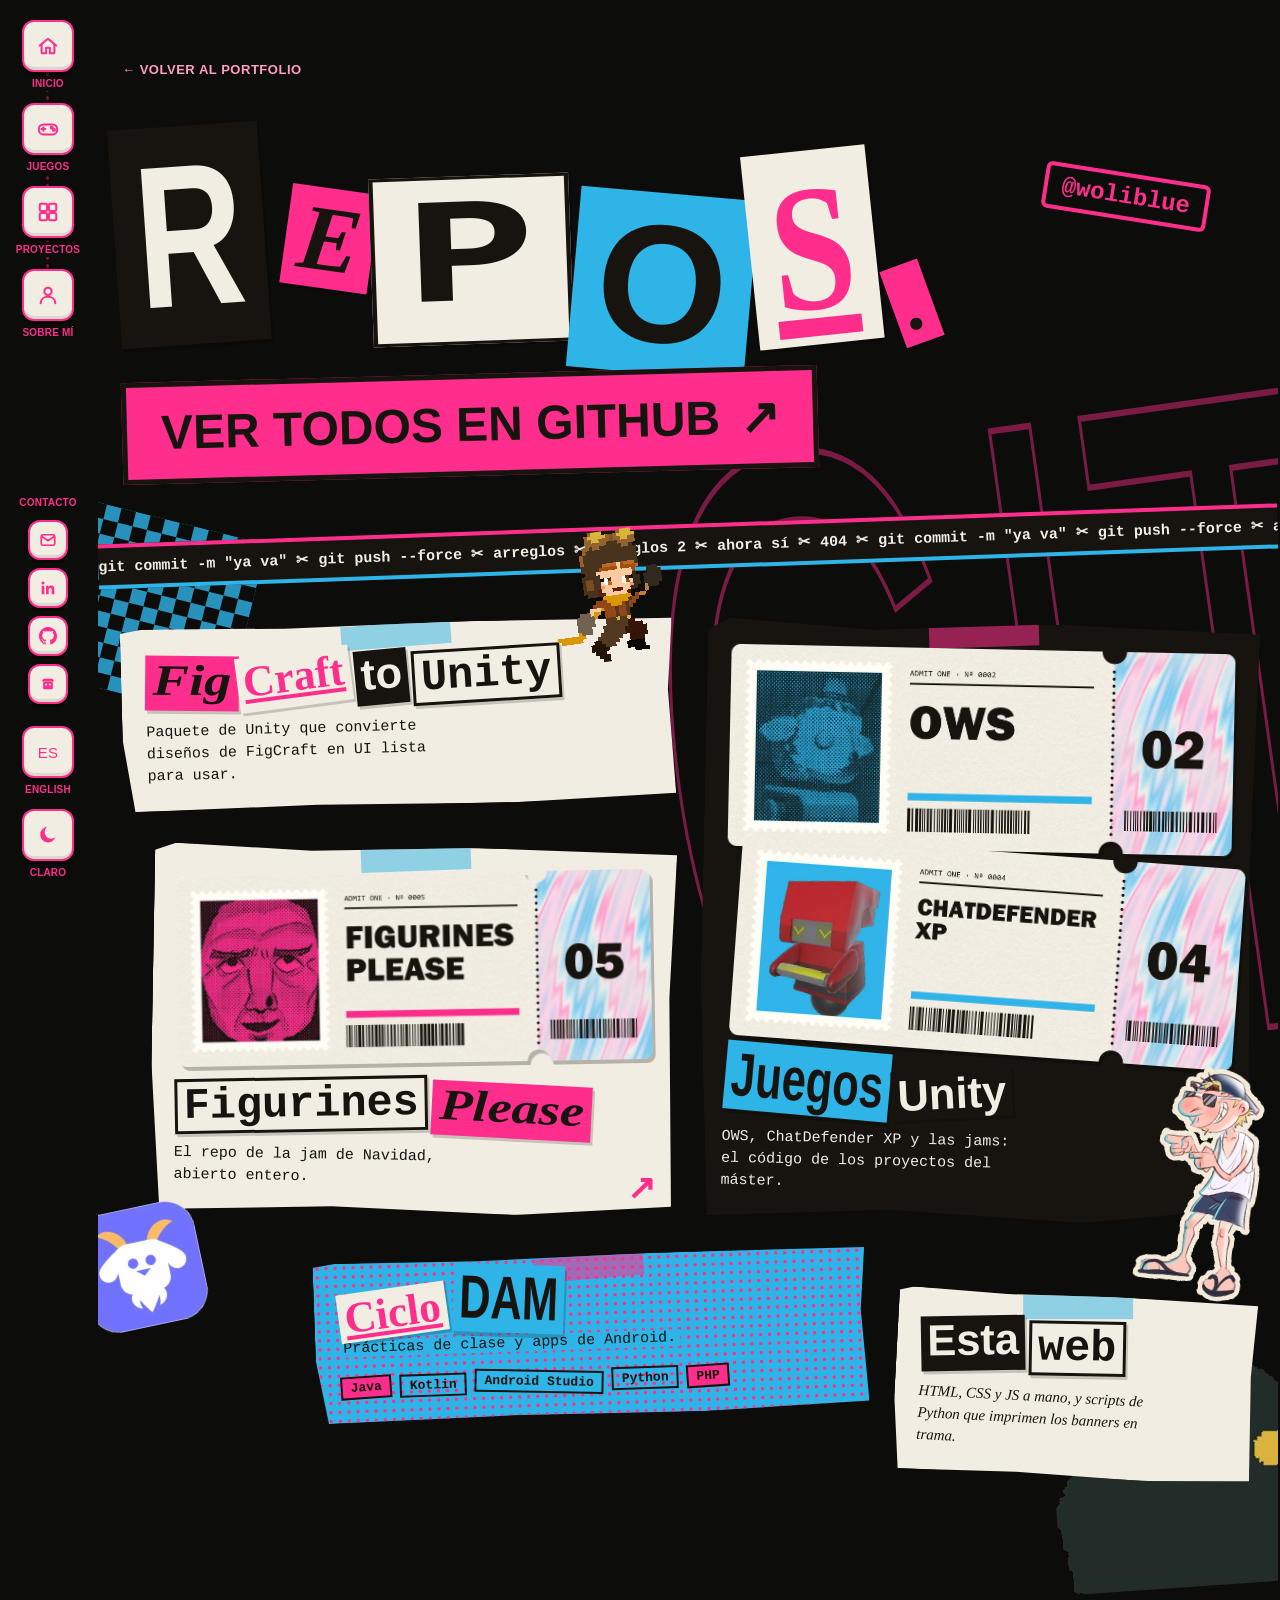
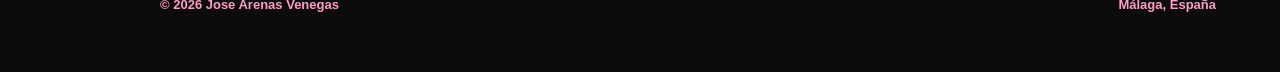
<file: repos.html>
<!DOCTYPE html>
<html lang="es" data-theme="dark">
<head>
<meta charset="UTF-8">
<meta http-equiv="Content-Security-Policy" content="default-src 'self'; script-src 'self'; style-src 'self' 'unsafe-inline' https://fonts.googleapis.com; font-src 'self' https://fonts.gstatic.com; img-src 'self' data:; media-src 'self'; connect-src 'self'; object-src 'none'; base-uri 'self'; form-action https://formsubmit.co">
<meta name="referrer" content="strict-origin-when-cross-origin">
<meta name="viewport" content="width=device-width, initial-scale=1.0">
<meta name="theme-color" content="#0c0c0a">
<title>Repositorios — Jose Arenas</title>
<meta name="description" content="Qué hay en el GitHub de Jose Arenas: juegos de Unity, herramientas y prácticas del ciclo DAM.">

<link rel="icon" href="favicon.ico" sizes="any">
<link rel="icon" type="image/png" href="favicon.png">
<link rel="apple-touch-icon" href="apple-touch-icon.png">

<link rel="stylesheet" href="style.css?v=d444686e">
</head>
<body>

<div class="layout">

  <!-- ===== Sidebar ===== -->
  <nav class="sidebar">
    <div class="sidebar-top">
      <a href="index.html#inicio" class="nav-icon" title="Inicio" aria-label="Inicio">
        <span class="icon-box"><svg viewBox="0 0 24 24"><path d="M3 11.5 12 4l9 7.5"/><path d="M5 10v9a1 1 0 0 0 1 1h4v-6h4v6h4a1 1 0 0 0 1-1v-9"/></svg></span>
        <span class="nav-label" data-i18n="nav.inicio">Inicio</span>
      </a>
      <a href="index.html#juegos" class="nav-icon" title="Juegos" aria-label="Juegos">
        <span class="icon-box"><svg viewBox="0 0 24 24"><rect x="2" y="7" width="20" height="11" rx="5"/><path d="M7 10v4"/><path d="M5 12h4"/><circle cx="16" cy="10.5" r="1"/><circle cx="18.5" cy="13" r="1"/></svg></span>
        <span class="nav-label" data-i18n="nav.juegos">Juegos</span>
      </a>
      <a href="index.html#otros-proyectos" class="nav-icon" title="Otros proyectos" aria-label="Otros proyectos">
        <span class="icon-box"><svg viewBox="0 0 24 24"><rect x="3" y="3" width="8" height="8" rx="1.5"/><rect x="13" y="3" width="8" height="8" rx="1.5"/><rect x="3" y="13" width="8" height="8" rx="1.5"/><rect x="13" y="13" width="8" height="8" rx="1.5"/></svg></span>
        <span class="nav-label" data-i18n="nav.proyectos">Proyectos</span>
      </a>
      <a href="index.html#sobre-mi" class="nav-icon" title="Sobre mí" aria-label="Sobre mí">
        <span class="icon-box"><svg viewBox="0 0 24 24"><circle cx="12" cy="8" r="4"/><path d="M4 21c0-4.4 3.6-7 8-7s8 2.6 8 7"/></svg></span>
        <span class="nav-label" data-i18n="nav.sobremi">Sobre mí</span>
      </a>
    </div>
    <div class="sidebar-bottom">
      <div class="sidebar-contact">
        <span class="nav-label" data-i18n="about.contacto">Contacto</span>
        <button type="button" class="nav-icon contact-icon" data-copy-email data-i18n-title="hero.contact" title="Copiar email" aria-label="Copiar email">
          <span class="icon-box icon-sm"><svg viewBox="0 0 24 24"><rect x="3" y="5" width="18" height="14" rx="2"/><path d="m3.5 7 8.5 6 8.5-6"/></svg></span>
        </button>
        <a class="nav-icon contact-icon" href="https://www.linkedin.com/in/jose-arenas-venegas/" target="_blank" rel="noopener" title="LinkedIn" aria-label="LinkedIn">
          <span class="icon-box icon-sm"><svg class="svg-fill" viewBox="0 0 24 24"><path d="M20.45 20.45h-3.55v-5.57c0-1.33-.03-3.04-1.85-3.04-1.85 0-2.14 1.45-2.14 2.94v5.67H9.36V9h3.41v1.56h.05c.48-.9 1.64-1.85 3.37-1.85 3.6 0 4.27 2.37 4.27 5.46v6.28ZM5.34 7.43a2.06 2.06 0 1 1 0-4.13 2.06 2.06 0 0 1 0 4.13ZM7.12 20.45H3.56V9h3.56v11.45Z"/></svg></span>
        </a>
        <a class="nav-icon contact-icon" href="https://github.com/woliblue" target="_blank" rel="noopener" title="GitHub" aria-label="GitHub">
          <span class="icon-box icon-sm"><svg class="svg-fill" viewBox="0 0 16 16"><path d="M8 0C3.58 0 0 3.58 0 8c0 3.54 2.29 6.53 5.47 7.59.4.07.55-.17.55-.38 0-.19-.01-.82-.01-1.49-2.01.37-2.53-.49-2.69-.94-.09-.23-.48-.94-.82-1.13-.28-.15-.68-.52-.01-.53.63-.01 1.08.58 1.23.82.72 1.21 1.87.87 2.33.66.07-.52.28-.87.51-1.07-1.78-.2-3.64-.89-3.64-3.95 0-.87.31-1.59.82-2.15-.08-.2-.36-1.02.08-2.12 0 0 .67-.21 2.2.82.64-.18 1.32-.27 2-.27.68 0 1.36.09 2 .27 1.53-1.04 2.2-.82 2.2-.82.44 1.1.16 1.92.08 2.12.51.56.82 1.27.82 2.15 0 3.07-1.87 3.75-3.65 3.95.29.25.54.73.54 1.48 0 1.07-.01 1.93-.01 2.2 0 .21.15.46.55.38A8.01 8.01 0 0 0 16 8c0-4.42-3.58-8-8-8Z"/></svg></span>
        </a>
        <a class="nav-icon contact-icon" href="https://woliblue.itch.io/" target="_blank" rel="noopener" title="itch.io" aria-label="itch.io">
          <span class="icon-box icon-sm"><svg class="svg-fill" viewBox="0 0 24 24"><path d="M6 5h12l1.6 2.6H4.4Z"/><circle cx="5.9" cy="7.6" r="1.5"/><circle cx="9.3" cy="7.6" r="1.5"/><circle cx="12" cy="7.6" r="1.5"/><circle cx="14.7" cy="7.6" r="1.5"/><circle cx="18.1" cy="7.6" r="1.5"/><path d="M5.5 9h13v8.2a1.8 1.8 0 0 1-1.8 1.8H7.3a1.8 1.8 0 0 1-1.8-1.8Z"/><circle class="hole" cx="9.5" cy="12.6" r="1.3"/><circle class="hole" cx="14.5" cy="12.6" r="1.3"/></svg></span>
        </a>
      </div>
      <button class="nav-icon lang-toggle" id="langToggle" title="Cambiar idioma" aria-label="Cambiar idioma">
        <span class="icon-box lang-icon" id="langIcon">ES</span>
        <span class="nav-label" id="langLabel">English</span>
      </button>
      <button class="nav-icon theme-toggle" id="themeToggle" title="Cambiar tema" aria-label="Cambiar tema">
        <span class="icon-box"><svg id="themeIcon" viewBox="0 0 24 24"><circle cx="12" cy="12" r="5"/></svg></span>
        <span class="nav-label" id="themeLabel">Oscuro</span>
      </button>
    </div>
  </nav>

  <!-- ===== Main ===== -->
  <div class="main">
    <!-- Página de los repos de GitHub en collage dadá (newinspo N1): letras recortadas y recortes pegados -->
    <section class="repos-page">
      <div class="dada-fondo" aria-hidden="true">
        <span class="dada-git">GIT</span>
        <span class="dada-pixel"></span>
      </div>
      <a class="back-link" href="index.html#otros-proyectos" data-i18n="repos.back">← Volver al portfolio</a>
      <header class="repos-head">
        <h1 class="repos-title" aria-label="Repos"><span class="rn rn-a estira-y">R</span><span class="rn rn-b peque">E</span><span class="rn rn-c estira-x">P</span><span class="rn rn-d baja">O</span><span class="rn rn-e estira-y">S</span><span class="rn rn-b peque punto">.</span></h1>
        <span class="repos-sello" aria-hidden="true">@woliblue</span>
        <a class="repos-ir" href="https://github.com/woliblue?tab=repositories" target="_blank" rel="noopener"><span data-i18n="repos.todos">Ver todos en GitHub</span> <span aria-hidden="true">↗</span></a>
      </header>

      <div class="dada-tira" aria-hidden="true"><span>git commit -m "ya va" ✂ git push --force ✂ arreglos ✂ arreglos 2 ✂ ahora sí ✂ 404 ✂ git commit -m "ya va" ✂ git push --force ✂ arreglos ✂ arreglos 2 ✂ ahora sí ✂ 404 ✂&nbsp;</span></div>

      <div class="collage">
        <img class="pegatina pg-minera" src="assets/img/repos/minera.webp" alt="" loading="lazy">
        <img class="pegatina pg-guiri" src="assets/estetica/recortes/guiri-2-sticker.webp" alt="" loading="lazy">
        <img class="pegatina pg-oveja" src="assets/img/home/ows-sheep.webp" alt="" loading="lazy">
        <img class="pegatina pg-jefe" src="assets/img/repos/xeferias.webp" alt="" loading="lazy">
        <a class="recorte r-figcraft" href="project.html?slug=figcraft-to-unity&amp;kind=other">
          <h2 class="recorte-tit"><span class="rn rn-b">Fig</span><span class="rn rn-e">Craft</span> <span class="rn rn-a">to</span> <span class="rn rn-c">Unity</span></h2>
          <p data-i18n="repos.figcraft">Paquete de Unity que convierte diseños de FigCraft en UI lista para usar.</p>
        </a>

        <a class="recorte r-juegos" href="index.html#juegos">
          <img src="assets/img/entradas/offline-working-sheep.webp" alt="" loading="lazy" class="pegado p1">
          <img src="assets/img/entradas/chatdefenderxp.webp" alt="" loading="lazy" class="pegado p2">
          <h2 class="recorte-tit"><span class="rn rn-d">Juegos</span> <span class="rn rn-a">Unity</span></h2>
          <p data-i18n="repos.juegos">OWS, ChatDefender XP y las jams: el código de los proyectos del máster.</p>
        </a>

        <a class="recorte r-fp" href="https://github.com/WoliBlue/NiideaJamNavidad" target="_blank" rel="noopener">
          <img src="assets/img/entradas/figurines-please.webp" alt="" loading="lazy" class="pegado p3">
          <h2 class="recorte-tit"><span class="rn rn-c">Figurines</span> <span class="rn rn-b">Please</span></h2>
          <p data-i18n="repos.fp">El repo de la jam de Navidad, abierto entero.</p>
          <span class="recorte-ir">↗</span>
        </a>

        <article class="recorte r-dam">
          <h2 class="recorte-tit"><span class="rn rn-e">Ciclo</span> <span class="rn rn-d">DAM</span></h2>
          <p data-i18n="repos.dam">Prácticas de clase y apps de Android.</p>
          <ul class="recorte-tags"><li>Java</li><li>Kotlin</li><li>Android Studio</li><li>Python</li><li>PHP</li></ul>
        </article>

        <article class="recorte r-web">
          <h2 class="recorte-tit"><span class="rn rn-a">Esta</span> <span class="rn rn-c">web</span></h2>
          <p data-i18n="repos.web">HTML, CSS y JS a mano, y scripts de Python que imprimen los banners en trama.</p>
        </article>
      </div>

    </section>

    <footer>
      <span>© 2026 Jose Arenas Venegas</span>
      <span data-i18n="footer.location">Málaga, España</span>
    </footer>
  </div>
</div>

<script src="i18n.js?v=872dcb8b"></script>
<script src="data.js?v=2753652d"></script>
<script src="deco.js?v=c8f7e909"></script>
<script src="app.js?v=f4cf842c"></script>
</body>
</html>
</file>
<file: style.css>
@import url('https://fonts.googleapis.com/css2?family=Archivo+Black&family=Inter:wght@400;500;600;700;800&display=swap');

/* PALETA B (postal riso, 24/11/2026): rosa flúor #ff2e8c y cian #2fb4e8 (oscuro #1f9fd4),
   con texto NEGRO encima de los dos. El cian ocupa todos los sitios del antiguo verde.
   Historial del verde: oliva #4a5320 → #5b6b1a → pistacho #a4be5c / #8aa446 → fuera.
   Rosa anterior: #ec6ea0 (suave #f082ae, texto #f4a8c6, magenta #c93f7c). */
:root {
  --bg: #ff2e8c;
  --bg-soft: #ff5ca6;
  --text: #17140f;
  --text-soft: #3a3530;
  --card: #f2ede2;
  --card-text: #17140f;
  --sidebar-icon: #f2ede2;
  --sidebar-icon-line: #17140f;
  --border: #17140f;
  --accent: #17140f;
  --link-underline: #17140f;
  --shadow: rgba(23, 20, 15, 0.25);
  --spring: cubic-bezier(0.34, 1.56, 0.64, 1);
}

html[data-theme="dark"] {
  --bg: #0c0c0a;
  --bg-soft: #161611;
  --text: #ff2e8c;
  --text-soft: #ff9cc8;
  --card: #1f9fd4;
  --card-text: #17140f;
  --sidebar-icon: #f2ede2;
  --sidebar-icon-line: #ff2e8c;
  --border: #ff2e8c;
  --accent: #ff2e8c;
  --link-underline: #ff2e8c;
  --shadow: rgba(0, 0, 0, 0.5);
}

* { box-sizing: border-box; }

html { scroll-behavior: smooth; }

body {
  margin: 0;
  background: var(--bg);
  color: var(--text);
  font-family: 'Inter', sans-serif;
  overflow-x: hidden;
}

a { color: inherit; }
button { font-family: inherit; }

a:focus-visible, button:focus-visible {
  outline: 3px solid var(--accent);
  outline-offset: 3px;
  border-radius: 4px;
}

/* ---------- Scroll reveal ---------- */
.reveal {
  opacity: 0;
  transform: translateY(28px);
  transition: opacity 0.5s cubic-bezier(0.22, 1, 0.36, 1), transform 0.5s cubic-bezier(0.22, 1, 0.36, 1);
}
.reveal.is-visible { opacity: 1; transform: none; }
@media (prefers-reduced-motion: reduce) {
  .reveal { opacity: 1; transform: none; transition: none; }
}

.layout {
  display: flex;
  min-height: 100vh;
}

/* ---------- Sidebar ---------- */
.sidebar {
  position: fixed;
  top: 0;
  left: 0;
  height: 100vh;
  width: 96px;
  display: flex;
  flex-direction: column;
  align-items: center;
  padding: 20px 0;
  gap: 12px;
  z-index: 50;
}

.sidebar-top { display: flex; flex-direction: column; align-items: center; gap: 12px; }
.sidebar-bottom { margin-top: auto; display: flex; flex-direction: column; align-items: center; gap: 12px; }
/* Contacto en la barra: teclas pequeñas, siempre a mano (correo, LinkedIn, GitHub, itch.io) */
.sidebar-contact { display: flex; flex-direction: column; align-items: center; gap: 8px; margin-bottom: 10px; }
.sidebar-contact .nav-label { margin-bottom: 2px; }
.icon-box.icon-sm { width: 40px; height: 40px; }
.icon-box.icon-sm svg { width: 18px; height: 18px; }
.icon-box svg.svg-fill { fill: var(--sidebar-icon-line); stroke: none; }
.icon-box svg.svg-fill .hole { fill: var(--sidebar-icon); }
button.contact-icon { background: none; border: none; padding: 0; cursor: pointer; font: inherit; }
/* Zona de toque de 48px aunque la tecla mida 40 (regla de Appllama: objetivos táctiles ≥ 44) */
.sidebar-contact .contact-icon { padding: 4px; margin: -4px 0; }

.nav-icon {
  display: flex;
  flex-direction: column;
  align-items: center;
  gap: 4px;
  cursor: pointer;
  border: none;
  background: none;
  text-decoration: none;
  padding: 0;
}

/* Botones tipo tecla: mismo borde y sombra dura que tarjetas y pills */
.icon-box {
  width: 52px;
  height: 52px;
  background: var(--sidebar-icon);
  border: 2px solid var(--border);
  border-radius: 12px;
  display: flex;
  align-items: center;
  justify-content: center;
  box-shadow: inset 0 -3px 0 rgba(23, 20, 15, 0.1), 0 3px 0 var(--shadow);
  transition: transform 0.25s var(--spring), box-shadow 0.2s ease, background 0.25s ease;
}
.nav-icon:hover .icon-box { transform: translateY(-2px); box-shadow: inset 0 -3px 0 rgba(23, 20, 15, 0.1), 0 5px 0 var(--shadow); }
.nav-icon:active .icon-box { transform: translateY(2px); box-shadow: inset 0 2px 0 rgba(23, 20, 15, 0.15), 0 1px 0 var(--shadow); }

/* Sección actual = botón hundido */
.nav-icon.is-active .icon-box,
.nav-icon.is-active:hover .icon-box {
  background: var(--accent);
  transform: translateY(2px);
  box-shadow: inset 0 3px 0 rgba(0, 0, 0, 0.2), 0 1px 0 var(--shadow);
}
.nav-icon.is-active .icon-box svg { stroke: var(--card); fill: none; }
.nav-icon.is-active .nav-label { color: var(--accent); }
.icon-box svg { width: 22px; height: 22px; stroke: var(--sidebar-icon-line); fill: none; stroke-width: 2.2; stroke-linecap: round; stroke-linejoin: round; transition: stroke 0.3s ease, transform 0.5s var(--spring); transform-origin: 50% 85%; }

.nav-label {
  font-family: 'Inter', sans-serif;
  font-size: 10px;
  font-weight: 800;
  text-transform: uppercase;
  letter-spacing: 0.02em;
  color: var(--text);
  text-align: center;
  line-height: 1.1;
  /* tapa el camino por detrás del texto */
  background: var(--bg);
  padding: 2px 4px;
  border-radius: 6px;
}

.theme-toggle .icon-box svg { transform-origin: 50% 50%; }
html[data-theme="dark"] .theme-toggle .icon-box svg { fill: var(--sidebar-icon-line); stroke: none; }

/* ---------- Selector de niveles: camino + cursor ---------- */
.sidebar-top { position: relative; }
.sidebar-top .nav-icon { position: relative; z-index: 1; }

.nav-path {
  position: absolute;
  z-index: 0;
  pointer-events: none;
  background: radial-gradient(circle, var(--text) 1.5px, transparent 2px) center top / 3px 8px repeat-y;
  opacity: 0.4;
}
.nav-path-fill {
  position: absolute;
  z-index: 0;
  pointer-events: none;
  background: var(--accent);
  border-radius: 3px;
  transition: height 0.12s linear, width 0.12s linear;
}
.is-horizontal .nav-path { background-image: radial-gradient(circle, var(--text) 1.5px, transparent 2px); background-size: 8px 3px; background-repeat: repeat-x; background-position: left center; }

.nav-cursor {
  position: absolute;
  z-index: 2;
  width: 0;
  height: 0;
  border-top: 6px solid transparent;
  border-bottom: 6px solid transparent;
  border-left: 8px solid var(--text);
  margin-top: -6px;
  pointer-events: none;
  opacity: 0;
  transition: top 0.9s cubic-bezier(0.22, 1, 0.36, 1), opacity 0.3s ease;
  animation: cursor-bob 2.4s ease-in-out infinite;
}
.nav-cursor.is-on { opacity: 1; }
.is-horizontal .nav-cursor { display: none; }
@keyframes cursor-bob { 0%, 100% { translate: 0 0; } 50% { translate: 2px 0; } }

/* ---------- Microanimaciones de cada icono ---------- */
.sidebar-top .nav-icon:nth-of-type(3) rect { transform-box: fill-box; transform-origin: center; transition: transform 0.45s var(--spring); }
.sidebar-top .nav-icon:nth-of-type(4) circle { transform-box: fill-box; transform-origin: center; }

@media (hover: hover) and (prefers-reduced-motion: no-preference) {
  .sidebar-top .nav-icon:nth-of-type(1):hover svg { animation: nav-hop 0.6s ease; }
  .sidebar-top .nav-icon:nth-of-type(2):hover svg { animation: nav-rumble 0.5s linear; }
  .sidebar-top .nav-icon:nth-of-type(3):hover rect:nth-child(1) { transform: translate(-1.5px, -1.5px); }
  .sidebar-top .nav-icon:nth-of-type(3):hover rect:nth-child(2) { transform: translate(1.5px, -1.5px) rotate(45deg) scale(0.8); }
  .sidebar-top .nav-icon:nth-of-type(3):hover rect:nth-child(3) { transform: translate(-1.5px, 1.5px); }
  .sidebar-top .nav-icon:nth-of-type(3):hover rect:nth-child(4) { transform: translate(1.5px, 1.5px); }
  .sidebar-top .nav-icon:nth-of-type(4):hover circle { animation: nav-nod 0.7s ease; }
  .theme-toggle:hover .icon-box svg { transform: rotate(45deg); }
}

@keyframes nav-hop {
  0%   { transform: none; }
  22%  { transform: translateY(1px) scale(1.14, 0.84); }
  50%  { transform: translateY(-5px) scale(0.92, 1.1); }
  75%  { transform: translateY(0) scale(1.06, 0.94); }
  100% { transform: none; }
}
@keyframes nav-rumble {
  0%, 100% { transform: none; }
  15% { transform: translateX(-1.5px) rotate(-7deg); }
  30% { transform: translateX(1.5px) rotate(7deg); }
  45% { transform: translateX(-1px) rotate(-5deg); }
  60% { transform: translateX(1px) rotate(5deg); }
  78% { transform: rotate(-2deg); }
}
@keyframes nav-nod {
  0%, 100% { transform: none; }
  30% { transform: translateY(-2.5px); }
  55% { transform: translateY(0.5px); }
  75% { transform: translateY(-1px); }
}

@media (prefers-reduced-motion: reduce) {
  .nav-cursor { animation: none; transition: opacity 0.3s ease; }
  .nav-path-fill { transition: none; }
}

/* Cambio de tema directo, sin fundidos */
.theme-switching, .theme-switching * { transition: none !important; }

.lang-icon {
  font-family: 'Archivo Black', sans-serif;
  font-size: 15px;
  color: var(--sidebar-icon-line);
  letter-spacing: 0.02em;
}

/* ---------- Main ---------- */
.main {
  margin-left: 96px;
  width: calc(100% - 96px);
}

section { padding: 90px 64px; position: relative; }

/* ---------- Personajes del fondo (deco.js, diseño original) ---------- */
:root {
  --d-body: #f2ede2;   /* lana, queso, cuerpo */
  --d-mass: #17140f;   /* caras, patas, zapatos */
  --d-acc: #2fb4e8;    /* corteza, palo */
  --d-ground: #2fb4e8; /* tierra del topo */
  --d-pink: #d4146c;   /* nariz, pepperoni, zarpas */
  --d-eye: #f2ede2;
  --d-ink: #17140f;
}
/* Baldosas (mismo sistema que los iconos de Offline Working Sheep) */
:root {
  --tile-olive: #1f9fd4;
  --tile-deep: #e01f78;
  --tile-ink: #17140f;
  --tile-github: #24292f;
  --tile-linkedin: #0a66c2;
  --tile-itch: #fa5c5c;
  --c-body: #f2ede2;
  --c-soft: #ffb8d8;
  --c-accent: #ff2e8c;
  --c-crust: #ff2e8c;
  --c-ink: #17140f;
}
/* En oscuro la paleta se invierte: criaturas rosas, detalles negros, baldosas vino/oliva/carbón */
html[data-theme="dark"] {
  --tile-olive: #5a2140;
  --tile-deep: #0e4a63;
  --tile-ink: #2a2622;
  --tile-github: #24292f;
  --tile-linkedin: #0a66c2;
  --c-crust: #f2ede2;
  --c-body: #ff2e8c;
  --c-soft: #f2ede2;
  --c-accent: #17140f;
  --c-ink: #17140f;
}
html[data-theme="dark"] {
  --d-body: #ff2e8c;
  --d-mass: #0e4a63;
  --d-acc: #f2ede2;
  --d-ground: #0b2f3f;
  --d-pink: #f2ede2;
}

.mascot {
  position: absolute;
  z-index: 0;
  pointer-events: none;
  display: block;
}
.mascot svg { width: 100%; height: 100%; display: block; overflow: visible; }
.d-b { fill: var(--d-body); }
.d-m { fill: var(--d-mass); }
.d-a { fill: var(--d-acc); }
.d-g { fill: var(--d-ground); }
.d-p { fill: var(--d-pink); }
.d-e { fill: var(--d-eye); }
.d-k { fill: var(--d-ink); }
.d-dirt { fill: var(--d-mass); opacity: 0.5; }
.d-line-e, .d-line-m, .d-line-k { fill: none; stroke-width: 4; stroke-linecap: round; }
.d-line-e { stroke: var(--d-eye); }
.d-line-m { stroke: var(--d-mass); stroke-width: 6; }
.d-line-k { stroke: var(--d-ink); stroke-width: 3; }
.t-bg, .t-hole { fill: var(--tile); }
.t-line { fill: none; stroke: var(--tile); stroke-width: 3; stroke-linecap: round; }
.t-line-sm { stroke-width: 2.5; }
.c-body { fill: var(--c-body); }
.c-soft { fill: var(--c-soft); }
.c-accent { fill: var(--c-accent); }
.c-crust { fill: var(--c-crust); }
.c-white { fill: #fff; }
.c-ink { fill: var(--c-ink); }
.c-round { stroke: var(--c-accent); stroke-width: 3; stroke-linejoin: round; }
.c-round-lg { stroke: var(--c-body); stroke-width: 6; stroke-linejoin: round; }
.c-line-soft, .c-line-body { fill: none; stroke-width: 2.5; stroke-linecap: round; }
.c-line-soft { stroke: var(--c-soft); }
.c-line-body { stroke: var(--c-body); stroke-width: 3; }

.hero > *:not(.mascot) { position: relative; z-index: 1; }
.section-head, #featured-game, #games-grid, #other-grid, .other-grid, .about-wrap { position: relative; z-index: 1; }

.deco-games  { width: 96px; height: 96px; top: 64px; right: 64px; }
.deco-other  { width: 150px; height: 90px; top: 70px; right: 64px; }
.deco-about  { width: 96px; height: 96px; top: 64px; right: 64px; }
.deco-detail { width: 84px; height: 84px; right: 0; bottom: 0; }
.deco-detail[data-deco="tileFish"] { width: 130px; height: 78px; }
.mascot.deco-side { position: relative; width: 100%; margin-top: 12px; }
.deco-side svg { height: auto; }
/* Bloque de baldosas en el pie: GitHub, LinkedIn y la oveja */
.footer-home { position: relative; padding-top: 170px; }
.footer-tiles {
  position: absolute;
  right: 64px;
  top: 20px;
  display: flex;
  align-items: center;
  gap: 14px;
  z-index: 2;
}
.footer-tile {
  display: block;
  position: relative;
  flex-shrink: 0;
}
.footer-tile svg {
  width: 100%;
  height: 100%;
  display: block;
  overflow: visible;
}
.footer-sheep {
  width: 116px;
  height: 116px;
}
.footer-link {
  width: 54px;
  height: 54px;
  text-decoration: none;
  cursor: pointer;
  border-radius: 14px;
  transition: transform 0.25s var(--spring), filter 0.2s ease;
}
.footer-link:hover {
  transform: translateY(-4px);
  filter: drop-shadow(0 6px 0 var(--shadow));
}
.footer-link:active {
  transform: translateY(2px);
  filter: drop-shadow(0 2px 0 var(--shadow));
}
.footer-link:focus-visible {
  outline: 3px solid var(--accent);
  outline-offset: 4px;
}
.deco-footer { width: 116px; height: 116px; }
.deco-404    { width: 260px; height: 260px; right: 10%; top: 50%; margin-top: -130px; }
@media (max-width: 1250px) { .deco-404 { display: none; } }

@media (max-width: 860px) {
  .mascot { display: none; }
  .footer-home { padding-top: 30px; }
  .footer-tiles {
    position: static;
    width: 100%;
    justify-content: center;
    order: -1;
    margin-bottom: 20px;
    gap: 10px;
  }
  .footer-sheep {
    width: 80px;
    height: 80px;
  }
  .footer-link {
    width: 42px;
    height: 42px;
    border-radius: 11px;
  }
}

/* Vida propia: parpadeo, asomarse, balanceo */
@media (prefers-reduced-motion: no-preference) {
  .deco-blink { transform-box: fill-box; transform-origin: center; animation: deco-blink 5.5s infinite; }
  .deco-peek { animation: deco-peek 4.5s ease-in-out infinite; }
  .deco-sway { transform-box: fill-box; transform-origin: center; animation: deco-sway 3.6s ease-in-out infinite; }
  .deco-bob { animation: deco-bounce 2.4s ease-in-out infinite; }
}
@keyframes deco-blink { 0%, 92%, 100% { transform: scaleY(1); } 95% { transform: scaleY(0.1); } }
@keyframes deco-peek { 0%, 100% { transform: translateY(0); } 50% { transform: translateY(10px); } }
@keyframes deco-sway { 0%, 100% { transform: rotate(-3deg); } 50% { transform: rotate(3deg); } }
@keyframes deco-bounce { 0%, 100% { transform: translateY(0); } 50% { transform: translateY(-4px); } }

/* ---------- Página 404 ---------- */
.page-404 {
  min-height: 100vh;
  display: flex;
  flex-direction: column;
  justify-content: center;
  align-items: flex-start;
}
.page-404 > *:not(.mascot) { position: relative; z-index: 1; max-width: 640px; }
.code-404 {
  font-family: 'Archivo Black', sans-serif;
  font-size: clamp(60px, 10vw, 120px);
  color: var(--text-soft);
  margin: 0;
  opacity: 0.5;
}
.title-404 {
  font-family: 'Archivo Black', sans-serif;
  font-size: clamp(28px, 4vw, 42px);
  line-height: 1.15;
  margin: 6px 0 18px;
  text-transform: none;
}
.body-404 {
  font-size: 17px;
  line-height: 1.6;
  color: var(--text-soft);
  font-weight: 500;
  margin-bottom: 30px;
}

/* ---------- Hero ---------- */
.hero {
  min-height: 100vh;
  display: flex;
  flex-direction: column;
  justify-content: center;
  padding-top: 40px;
}

.eyebrow {
  font-size: 13px;
  letter-spacing: 0.35em;
  text-transform: uppercase;
  font-weight: 700;
  color: var(--text-soft);
  margin: 0 0 18px;
}

h1.name {
  font-family: 'Archivo Black', sans-serif;
  font-size: clamp(44px, 9vw, 108px);
  line-height: 0.98;
  margin: 0;
  letter-spacing: -0.01em;
}

h2.role {
  font-family: 'Archivo Black', sans-serif;
  font-size: clamp(22px, 4vw, 40px);
  margin: 6px 0 28px;
  color: var(--text);
}

.hero-lede {
  max-width: 560px;
  font-size: 17px;
  line-height: 1.6;
  color: var(--text-soft);
  font-weight: 500;
}

.hero-links {
  display: flex;
  gap: 14px;
  margin-top: 34px;
  flex-wrap: wrap;
}

.pill {
  display: inline-flex;
  align-items: center;
  gap: 8px;
  padding: 12px 22px;
  border-radius: 999px;
  background: var(--card);
  color: var(--card-text);
  font-weight: 700;
  font-size: 14px;
  text-decoration: none;
  border: 2px solid var(--border);
  box-shadow: 0 4px 0 var(--shadow);
  transition: transform 0.15s ease;
  cursor: pointer;
  font-family: 'Inter', sans-serif;
}
.pill:hover { transform: translateY(-2px); }
.pill:active { transform: translateY(2px); box-shadow: 0 2px 0 var(--shadow); }
.pill-accent { background: var(--accent); color: var(--card); }
.pill-disabled { background: transparent; color: var(--text-soft); border-style: dashed; box-shadow: none; cursor: default; }

/* ---------- Section headings ---------- */
.section-head {
  display: flex;
  align-items: baseline;
  gap: 18px;
  margin-bottom: 44px;
}

.section-num {
  font-family: 'Archivo Black', sans-serif;
  font-size: 15px;
  color: var(--text-soft);
}

h3.section-title {
  font-family: 'Archivo Black', sans-serif;
  font-size: clamp(30px, 5vw, 52px);
  margin: 0;
  text-transform: uppercase;
}

/* ---------- Project grid ---------- */
.grid {
  display: grid;
  grid-template-columns: repeat(auto-fill, minmax(280px, 1fr));
  gap: 34px;
}

.card {
  display: flex;
  flex-direction: column;
  gap: 14px;
  text-decoration: none;
  color: var(--text);
}

.card-thumb {
  aspect-ratio: 4 / 3.2;
  border-radius: 18px;
  background: var(--card);
  border: 2px solid var(--border);
  overflow: hidden;
  display: flex;
  align-items: center;
  justify-content: center;
  position: relative;
  box-shadow: 0 6px 0 var(--shadow);
  transition: transform 0.18s ease;
}
.card:hover .card-thumb { transform: translateY(-4px); }

.card-thumb img {
  width: 100%;
  height: 100%;
  object-fit: cover;
  display: block;
  transition: transform 0.4s ease;
}
.card:hover .card-thumb img { transform: scale(1.06); }

.card-thumb.placeholder {
  border-style: dashed;
  color: var(--card-text);
  font-weight: 700;
  text-align: center;
  padding: 20px;
  font-size: 13px;
  line-height: 1.5;
}
.card-thumb.placeholder .ph-icon { font-size: 30px; margin-bottom: 8px; display: block; }
.card-thumb.placeholder.tint-blue { background: #dde4f7; }
.card-thumb.placeholder.tint-red { background: #ece2da; }
html[data-theme="dark"] .card-thumb.placeholder.tint-blue { background: #23283f; }
html[data-theme="dark"] .card-thumb.placeholder.tint-red { background: #3a2a26; }

/* Two-tone brand cover (used when there's no real screenshot yet) */
.card-thumb.brand-cover { padding: 0; flex-direction: column; }
.brand-top, .brand-bottom {
  width: 100%;
  display: flex;
  align-items: center;
  justify-content: center;
  text-align: center;
  padding: 10px 14px;
}
.brand-top { flex: 0 0 30%; font-size: 12px; font-weight: 800; text-transform: uppercase; letter-spacing: 0.04em; }
.brand-bottom { flex: 1; flex-direction: column; gap: 8px; }
.brand-title { font-family: 'Archivo Black', sans-serif; font-size: 24px; line-height: 1.1; }
.brand-tagline { font-size: 12px; font-weight: 700; opacity: 0.85; }

.badge {
  position: absolute;
  top: 12px;
  left: 12px;
  background: var(--accent);
  color: var(--card);
  font-size: 11px;
  font-weight: 800;
  text-transform: uppercase;
  letter-spacing: 0.06em;
  padding: 5px 10px;
  border-radius: 999px;
  z-index: 2;
}

.card-title {
  font-family: 'Archivo Black', sans-serif;
  font-size: 20px;
  color: var(--card-text);
  margin: 0;
}

.card-desc {
  font-size: 14px;
  line-height: 1.5;
  color: var(--text-soft);
  margin: 0;
  font-weight: 500;
}

.card-tags {
  display: flex;
  gap: 8px;
  flex-wrap: wrap;
}
.tag {
  font-size: 11px;
  font-weight: 800;
  text-transform: uppercase;
  letter-spacing: 0.05em;
  border: 1.5px solid var(--border);
  border-radius: 999px;
  padding: 4px 10px;
}

/* ---------- Other projects (github card) ---------- */
.other-grid {
  display: grid;
  grid-template-columns: repeat(auto-fill, minmax(240px, 1fr));
  gap: 24px;
}
.other-card {
  border: 2px dashed var(--border);
  border-radius: 16px;
  padding: 26px;
  color: var(--text);
  text-decoration: none;
  display: flex;
  flex-direction: column;
  gap: 10px;
  min-height: 100px;
  justify-content: space-between;
}
.other-card.filled { border-style: solid; background: var(--card); color: var(--card-text); }
.other-card h4 { font-family: 'Archivo Black', sans-serif; font-size: 17px; margin: 0; }
.other-card p { margin: 0; font-size: 13px; font-weight: 500; opacity: 0.85; }
.other-card .arrow { font-size: 20px; font-weight: 800; }

/* ---------- About ---------- */
.about-wrap {
  display: grid;
  grid-template-columns: 260px 1fr;
  gap: 60px;
}

.about-photo {
  width: 220px;
  height: 220px;
  border-radius: 50%;
  border: 3px solid var(--border);
  background: var(--card);
  display: flex;
  align-items: center;
  justify-content: center;
  font-family: 'Archivo Black', sans-serif;
  font-size: 64px;
  color: var(--card-text);
  box-shadow: 0 6px 0 var(--shadow);
}

/* Avatar: gato robot azul (deco.js) */
.about-photo { overflow: hidden; }
.about-photo svg { width: 100%; height: 100%; display: block; }
.r-blue { fill: #7076fb; }
.r-dark { fill: #3f43b8; }
.r-light { fill: #f2ede2; }
.r-pink { fill: #ff2e8c; }
.r-join { stroke: #7076fb; stroke-width: 10; stroke-linejoin: round; }
.r-stroke { fill: none; stroke: #3f43b8; stroke-width: 6; stroke-linecap: round; }
.r-mouth { fill: none; stroke: #3f43b8; stroke-width: 4; stroke-linecap: round; stroke-linejoin: round; }
.r-whisker { fill: none; stroke: #3f43b8; stroke-width: 3.5; stroke-linecap: round; }

.about-side h4 {
  font-family: 'Archivo Black', sans-serif;
  font-size: 13px;
  letter-spacing: 0.12em;
  text-transform: uppercase;
  margin: 26px 0 10px;
  color: var(--text-soft);
}
.about-side h4:first-child { margin-top: 0; }
.about-side ul { list-style: none; margin: 0; padding: 0; display: flex; flex-wrap: wrap; gap: 8px; }
.about-side li {
  border: 1.5px solid var(--border);
  border-radius: 999px;
  padding: 5px 12px;
  font-size: 13px;
  font-weight: 700;
}
.about-side .contact-line { font-size: 14px; font-weight: 600; margin: 4px 0; }
.about-side .contact-line { display: flex; align-items: center; gap: 9px; margin: 7px 0; }
.about-side .contact-line a { text-decoration: underline; text-decoration-color: var(--link-underline); overflow-wrap: anywhere; }
.about-side .contact-line button { background: none; border: none; padding: 0; color: inherit; font: inherit; cursor: pointer; text-decoration: underline dotted; text-decoration-color: var(--link-underline); overflow-wrap: anywhere; text-align: left; }
.ci { width: 17px; height: 17px; flex-shrink: 0; }
.ci-cur { fill: currentColor; }
.ci-gh { fill: #17140f; }
html[data-theme="dark"] .ci-gh { fill: #f2ede2; }
a.contact-line { text-decoration: underline; text-decoration-color: var(--link-underline); }
button.contact-line {
  background: none;
  border: none;
  padding: 0;
  color: inherit;
  text-decoration: underline dotted;
  text-decoration-color: var(--link-underline);
  cursor: pointer;
  font-size: 14px;
  font-weight: 600;
}

.about-body p.lede {
  font-size: 18px;
  line-height: 1.65;
  font-weight: 500;
  max-width: 640px;
  margin-top: 0;
}

.timeline { display: flex; flex-direction: column; gap: 26px; margin-top: 10px; }
.timeline-item { display: grid; grid-template-columns: 170px 1fr; column-gap: 24px; padding-top: 14px; border-top: 1px solid var(--border); }
.timeline-item .when { grid-row: 1 / span 2; margin: 3px 0 0; }
.timeline-item h5, .timeline-item p:not(.when) { grid-column: 2; }
.timeline-item .when { font-size: 12px; font-weight: 800; text-transform: uppercase; letter-spacing: 0.08em; color: var(--text-soft); }
.timeline-item h5 { font-family: 'Archivo Black', sans-serif; font-size: 17px; margin: 4px 0 6px; }
.timeline-item p { margin: 0; font-size: 14px; line-height: 1.55; color: var(--text-soft); font-weight: 500; }

footer {
  padding: 40px 64px 60px;
  font-size: 13px;
  font-weight: 700;
  color: var(--text-soft);
  display: flex;
  justify-content: space-between;
  flex-wrap: wrap;
  gap: 10px;
}

/* ---------- Project detail page ---------- */
.detail-section { padding-top: 56px; }

.back-link {
  display: inline-block;
  font-weight: 800;
  font-size: 13px;
  text-transform: uppercase;
  letter-spacing: 0.04em;
  text-decoration: none;
  color: var(--text-soft);
  margin-bottom: 26px;
}
.back-link:hover { color: var(--text); }

.detail-cover .card-thumb { aspect-ratio: 16 / 9; height: auto; max-height: 70vh; box-shadow: none; }
.detail-banner { border-radius: 18px; border: 2px solid var(--border); overflow: hidden; }
.detail-banner img { display: block; width: 100%; height: auto; }
.detail-banner .banner-dark { display: none; }
html[data-theme="dark"] .detail-banner.has-dark .banner-light { display: none; }
html[data-theme="dark"] .detail-banner.has-dark .banner-dark { display: block; }
@media (max-width: 700px) { .detail-banner { max-width: 520px; margin: 0 auto; } }
/* entrada C2 al fondo de cada juego, un poco torcida como si estuviera suelta sobre la mesa */
.detail-ticket { margin: 56px auto 8px; max-width: 620px; padding: 0 12px; }
.detail-ticket img { display: block; width: 100%; height: auto; transform: rotate(-2deg); filter: drop-shadow(0 10px 18px rgba(0,0,0,.22)); transition: transform .3s ease; }
.detail-ticket img:hover { transform: rotate(0deg) translateY(-4px); }

.detail-body {
  display: grid;
  grid-template-columns: 1fr 280px;
  gap: 56px;
  margin-top: 10px;
}

.detail-main p { font-size: 16px; line-height: 1.7; color: var(--text-soft); font-weight: 500; }
.detail-main h4 { font-family: 'Archivo Black', sans-serif; font-size: 15px; text-transform: uppercase; letter-spacing: 0.05em; margin: 30px 0 10px; }
.detail-role p { margin-top: 0; }
.role-list { list-style: none; margin: 0; padding: 0; display: flex; flex-direction: column; gap: 8px; }
.role-list li { position: relative; padding-left: 24px; font-size: 16px; line-height: 1.5; color: var(--text-soft); font-weight: 500; }
.role-list li::before { content: ''; position: absolute; left: 2px; top: 0.55em; width: 8px; height: 8px; background: var(--accent); }

.plain-list, .credits-list { list-style: none; margin: 0; padding: 0; display: flex; flex-direction: column; gap: 8px; }
.plain-list li { font-size: 14px; color: var(--text-soft); font-weight: 500; }
.credits-list li { display: flex; justify-content: space-between; gap: 12px; font-size: 14px; font-weight: 600; border-bottom: 1px solid var(--border); padding-bottom: 6px; }
.credit-role { color: var(--text-soft); font-weight: 500; }

.detail-side { display: flex; flex-direction: column; gap: 24px; }
.detail-meta { display: flex; flex-direction: column; gap: 14px; background: var(--card); border: 2px solid var(--border); border-radius: 16px; padding: 18px 20px; }
.detail-meta > div { display: flex; flex-direction: column; gap: 2px; }
.meta-label { font-size: 11px; font-weight: 800; text-transform: uppercase; letter-spacing: 0.06em; color: var(--card-text); opacity: 0.7; }
.meta-value { font-size: 14px; font-weight: 700; color: var(--card-text); }
.detail-external .pill { width: 100%; justify-content: center; }

/* ---------- Proyecto destacado ---------- */
#featured-game { margin-bottom: 48px; }
.featured {
  display: grid;
  grid-template-columns: minmax(0, 1.45fr) minmax(0, 1fr);
  border: 2px solid var(--border);
  border-radius: 22px;
  overflow: hidden;
  background: var(--card);
  box-shadow: 0 8px 0 var(--shadow);
}
.featured-media {
  position: relative;
  display: block;
  min-height: 380px;
  overflow: hidden;
  border-right: 2px solid var(--border);
}
.featured-art {
  position: absolute;
  inset: 0;
  width: 100%;
  height: 100%;
  object-fit: cover;
  transition: transform 0.5s ease;
}
.featured-media:hover .featured-art { transform: scale(1.04); }
.featured-logo {
  position: absolute;
  left: 24px;
  bottom: 18px;
  width: min(46%, 300px);
  filter: drop-shadow(0 6px 12px rgba(0, 0, 0, 0.35));
}
.featured-body {
  padding: 34px 34px 30px;
  display: flex;
  flex-direction: column;
  gap: 14px;
  color: var(--card-text);
}
.featured-label {
  margin: 0;
  font-size: 12px;
  font-weight: 800;
  text-transform: uppercase;
  letter-spacing: 0.12em;
  opacity: 0.75;
}
.featured-title {
  font-family: 'Archivo Black', sans-serif;
  font-size: clamp(30px, 3.4vw, 44px);
  line-height: 1;
  margin: 0;
}
.featured-summary { margin: 0; font-size: 15.5px; line-height: 1.6; font-weight: 500; }
.featured-highlights {
  margin: 0;
  padding: 0;
  list-style: none;
  display: flex;
  flex-direction: column;
  gap: 7px;
  font-size: 14px;
  font-weight: 600;
}
.featured-highlights li { position: relative; padding-left: 18px; }
.featured-highlights li::before { content: ''; position: absolute; left: 0; top: 0.5em; width: 7px; height: 7px; background: currentColor; }
.featured .tag { border-color: var(--card-text); }
.featured-actions { display: flex; flex-wrap: wrap; gap: 12px; margin-top: auto; padding-top: 8px; }

/* ---------- Ficha de Tourist Trap: estrellas, personajes y carta (assets de la web de YaloséGames) ---------- */
.detail-stars { display: flex; gap: 6px; margin: -4px 0 14px; }
.detail-stars img { width: 34px; height: 34px; object-fit: contain; }
.cast-grid, .menu-grid { list-style: none; margin: 0; padding: 0; display: grid; gap: 12px; }
.cast-grid { grid-template-columns: repeat(auto-fill, minmax(160px, 200px)); }
.menu-grid { grid-template-columns: repeat(6, minmax(0, 1fr)); }
@media (max-width: 700px) { .menu-grid { grid-template-columns: repeat(3, minmax(0, 1fr)); } }
.cast-grid li, .menu-grid li {
  display: flex; flex-direction: column; align-items: center; justify-content: flex-end; gap: 6px;
  background: var(--card); color: var(--card-text); border: 2px solid var(--border); border-radius: 14px; padding: 10px 8px 8px; text-align: center;
}
.cast-grid img { width: 100%; height: 190px; object-fit: contain; }
.menu-grid img { width: 100%; aspect-ratio: 1; object-fit: contain; }
.cast-grid span, .menu-grid span { font-size: 12px; font-weight: 800; text-transform: uppercase; letter-spacing: 0.04em; line-height: 1.2; }
@media (hover: hover) and (prefers-reduced-motion: no-preference) {
  .cast-grid li, .menu-grid li { transition: transform 0.15s ease; }
  .cast-grid li:nth-child(odd):hover, .menu-grid li:nth-child(odd):hover { transform: rotate(-2deg) translateY(-3px); }
  .cast-grid li:nth-child(even):hover, .menu-grid li:nth-child(even):hover { transform: rotate(2deg) translateY(-3px); }
}

/* ---------- Galería ---------- */
.gallery-grid {
  display: grid;
  grid-template-columns: repeat(auto-fill, minmax(140px, 1fr));
  gap: 12px;
}
.gallery-thumb {
  padding: 0;
  border: 2px solid var(--border);
  border-radius: 12px;
  overflow: hidden;
  cursor: pointer;
  background: var(--card);
  aspect-ratio: 4 / 3;
  transition: transform 0.15s ease;
}
.gallery-thumb:hover { transform: translateY(-3px); }
.gallery-thumb img { width: 100%; height: 100%; object-fit: cover; display: block; }
.gallery-thumb.is-video { position: relative; }
.gallery-play {
  position: absolute;
  inset: 0;
  margin: auto;
  width: 44px;
  height: 44px;
  border-radius: 50%;
  background: rgba(23, 20, 15, 0.75);
  color: #f2ede2;
  display: flex;
  align-items: center;
  justify-content: center;
  font-size: 16px;
  padding-left: 3px;
}

.detail-cover .detail-video { background: #000; height: auto; aspect-ratio: 16 / 10; max-height: 78vh; }
.detail-video video { width: 100%; height: 100%; object-fit: contain; display: block; background: #000; }
.detail-external { display: flex; flex-direction: column; gap: 12px; }

/* ---------- Lightbox ---------- */
.lightbox {
  position: fixed;
  inset: 0;
  background: rgba(10, 8, 6, 0.92);
  display: flex;
  align-items: center;
  justify-content: center;
  z-index: 1000;
  opacity: 0;
  pointer-events: none;
  transition: opacity 0.2s ease;
}
.lightbox-open { opacity: 1; pointer-events: auto; }
.lightbox-img, .lightbox-video {
  max-width: min(90vw, 1100px);
  max-height: 85vh;
  border-radius: 8px;
  box-shadow: 0 20px 60px rgba(0, 0, 0, 0.5);
}
.lightbox-video { width: min(90vw, 1100px); background: #000; }
.lightbox-img[hidden], .lightbox-video[hidden] { display: none; }
.lightbox-single .lightbox-nav { display: none; }
.lightbox-close, .lightbox-nav {
  position: absolute;
  background: none;
  border: none;
  color: #f2ede2;
  font-size: 28px;
  cursor: pointer;
  padding: 10px 16px;
  line-height: 1;
}
.lightbox-close { top: 18px; right: 24px; font-size: 22px; }
.lightbox-prev { left: 12px; top: 50%; transform: translateY(-50%); font-size: 48px; }
.lightbox-next { right: 12px; top: 50%; transform: translateY(-50%); font-size: 48px; }
.lightbox-close:hover, .lightbox-nav:hover { color: #ff2e8c; }

/* ---------- Toast ---------- */
.toast {
  position: fixed;
  left: 50%;
  bottom: 34px;
  transform: translate(-50%, 20px);
  background: var(--text);
  color: var(--bg);
  font-weight: 800;
  font-size: 13px;
  letter-spacing: 0.03em;
  text-transform: uppercase;
  padding: 14px 24px;
  border-radius: 999px;
  box-shadow: 0 8px 24px rgba(0,0,0,0.35);
  opacity: 0;
  pointer-events: none;
  transition: opacity 0.25s ease, transform 0.25s ease;
  z-index: 999;
  white-space: nowrap;
}
.toast-show { opacity: 1; transform: translate(-50%, 0); }

/* ---------- Responsive ---------- */
@media (max-width: 860px) {
  .sidebar {
    position: fixed;
    top: auto;
    bottom: 0;
    left: 0;
    width: 100%;
    height: auto;
    flex-direction: row;
    justify-content: center;
    padding: 10px 0;
    gap: 10px;
    background: var(--bg);
  }
  .sidebar-top, .sidebar-bottom { flex-direction: row; margin: 0; gap: 10px; }
  .sidebar-contact { display: none; }
  .nav-icon { min-width: 48px; }
  .main { margin-left: 0; width: 100%; padding-bottom: 100px; }
  section { padding: 60px 26px; }
  .about-wrap { grid-template-columns: 1fr; }
  .about-photo { width: 140px; height: 140px; font-size: 40px; }
  .icon-box { width: 40px; height: 40px; }
  .icon-box svg { width: 19px; height: 19px; }
  .nav-label { font-size: 9px; }
  .detail-body { grid-template-columns: 1fr; }
}

@media (max-width: 1100px) {
  .featured { grid-template-columns: 1fr; }
  .featured-media { min-height: 0; aspect-ratio: 16 / 9; border-right: none; border-bottom: 2px solid var(--border); }
  .featured-body { padding: 26px 24px 24px; }
}


/* =====================================================================
   Rediseño: lenguaje de póster (bloques de color, trama de puntos, texto partido)
   ===================================================================== */
.visually-hidden { position: absolute; width: 1px; height: 1px; overflow: hidden; clip: rect(0 0 0 0); white-space: nowrap; }

:root {
  --pa-bg: #17140f; --pa-fg: #ff2e8c;
  --pc-bg: #f2ede2; --pc-fg: #17140f;
  --pd-bg: #2fb4e8; --pd-fg: #17140f;
  --pe-bg: #17140f; --pe-fg: #f2ede2; --pe-accent: #ff2e8c;
  --pf-bg: #f2ede2; --pf-fg: #17140f;
  --dot: #17140f;
}
html[data-theme="dark"] {
  --pa-bg: #ff2e8c; --pa-fg: #17140f;
  --pc-bg: #2fb4e8; --pc-fg: #17140f;
  --pd-bg: #f2ede2; --pd-fg: #17140f;
  --pe-bg: #1d1b17; --pe-fg: #f2ede2; --pe-accent: #ff2e8c;
  --pf-bg: #ff2e8c; --pf-fg: #17140f;
  --dot: #ff2e8c;
}

/* Portada: solo nombre, rol y botones a cada sección. Sin bloques ni trama grande:
   la misma paleta tranquila que el resto de la web, para no sobreestimular */
.hero.hero-simple { min-height: 100vh; padding: 90px 64px; justify-content: center; gap: 22px; }
.hero-name {
  font-family: 'Archivo Black', sans-serif;
  font-size: clamp(64px, 11vw, 176px);
  line-height: 0.86;
  letter-spacing: -0.02em;
  text-transform: uppercase;
  color: var(--accent);
  margin: 0;
}
.hero-dots {
  display: block;
  width: min(320px, 60%);
  height: 18px;
  background-image: radial-gradient(var(--accent) 30%, transparent 32%);
  background-size: 18px 18px;
  background-repeat: space;
}
.hero-simple h2.role { font-size: clamp(18px, 2vw, 28px); line-height: 1.15; margin: 0; color: var(--text-soft); }
.hero-actions { display: flex; flex-wrap: wrap; gap: 12px; margin-top: 12px; }

/* Títulos de sección: sin números, con franja de trama */
/* La franja mide lo mismo que las mayúsculas del título y se apoya en su línea base */
.section-head { align-items: baseline; }
.head-dots {
  flex: 1;
  align-self: baseline;
  font-size: clamp(30px, 5vw, 52px);
  height: 0.72em;
  background-image: radial-gradient(var(--text) 30%, transparent 32%);
  background-size: 0.24em 0.24em;
  background-position: 0 100%;
  opacity: 0.55;
}
#juegos .section-head, #sobre-mi .section-head { padding-right: 130px; }
#otros-proyectos .section-head { padding-right: 190px; }
.detail-section .section-head .head-dots { display: none; }

/* Etiquetas y chips: texto con barras en vez de píldoras */
.tag, .about-side li { border: none; border-radius: 0; padding: 0; }
.card-tags, .about-side ul { gap: 6px 8px; }
.tag:not(:last-child)::after, .about-side li:not(:last-child)::after { content: '/'; margin-left: 8px; opacity: 0.45; }
.about-side li { font-size: 13px; }

/* Botones: rectángulos redondeados, como las teclas de la barra */
.pill { border-radius: 12px; }

@media (max-width: 860px) {
  .hero.hero-simple { padding: 60px 20px; min-height: 80vh; }
  #juegos .section-head, #sobre-mi .section-head, #otros-proyectos .section-head { padding-right: 0; }
  .timeline-item { grid-template-columns: 1fr; }
  .timeline-item .when { grid-row: auto; }
  .timeline-item h5, .timeline-item p:not(.when) { grid-column: 1; }
}


/* =====================================================================
   Tarjetas en modo póster: bloques de color planos, pegatina y sombra de trama
   ===================================================================== */
:root {
  --c0-bg: #17140f; --c0-fg: #f2ede2; --c0-soft: rgba(242, 237, 226, 0.75);
  --c1-bg: #2fb4e8; --c1-fg: #17140f; --c1-soft: rgba(23, 20, 15, 0.75);
  --c2-bg: #f2ede2; --c2-fg: #17140f; --c2-soft: rgba(23, 20, 15, 0.72);
  --sticker-bg: #17140f; --sticker-fg: #f2ede2;
}
html[data-theme="dark"] {
  --c0-bg: #ff2e8c; --c0-fg: #17140f; --c0-soft: rgba(23, 20, 15, 0.75);
  --sticker-bg: #17140f; --sticker-fg: #ff2e8c;
}

.grid { gap: 30px; }
.card { position: relative; display: block; color: inherit; }
.card-c0 { --cb: var(--c0-bg); --cf: var(--c0-fg); --cs: var(--c0-soft); }
.card-c1 { --cb: var(--c1-bg); --cf: var(--c1-fg); --cs: var(--c1-soft); }
.card-c2 { --cb: var(--c2-bg); --cf: var(--c2-fg); --cs: var(--c2-soft); }

/* Sombra de trama que asoma al levantar la tarjeta */
.card::after {
  content: '';
  position: absolute;
  inset: 0;
  z-index: 0;
  /* Los puntos se anclan a la esquina inferior derecha y la celda mide lo mismo que el desplazamiento de la tarjeta (8px):
     la franja visible lleva siempre una fila de puntos enteros, sea cual sea el tamaño de la tarjeta */
  background-image: radial-gradient(circle, var(--text) 2.2px, transparent 2.8px);
  background-size: 8px 8px;
  background-position: 100% 100%;
  opacity: 0;
  transition: opacity 0.2s ease;
}
.card-inner {
  position: relative;
  z-index: 1;
  height: 100%;
  display: flex;
  flex-direction: column;
  background: var(--cb);
  color: var(--cf);
  transition: transform 0.25s var(--spring);
}
.card:hover::after, .card:focus-visible::after { opacity: 0.6; }
.card:hover .card-inner, .card:focus-visible .card-inner { transform: translate(-8px, -8px); }
.card:hover .card-thumb, .card:hover .card-thumb img { transform: none; }
.card:hover .card-thumb img { transform: scale(1.05); }

.card .card-thumb { border: none; border-radius: 0; box-shadow: none; }
.card-body { position: relative; padding: 18px 20px 22px; display: flex; flex-direction: column; gap: 10px; flex: 1; }
.card .card-title { color: var(--cf); font-size: 22px; line-height: 1; text-transform: uppercase; letter-spacing: -0.01em; padding-right: 30px; }
.card .card-desc { color: var(--cs); }
.card .card-tags { margin-top: auto; color: var(--cf); }
.card-go { position: absolute; top: 14px; right: 18px; font-family: 'Archivo Black', sans-serif; font-size: 22px; line-height: 1; transition: transform 0.25s var(--spring); }
.card:hover .card-go { transform: translateX(4px); }

/* Pegatina en vez de etiqueta-píldora */
.badge {
  border-radius: 0;
  background: var(--sticker-bg);
  color: var(--sticker-fg);
  top: 14px;
  left: 14px;
  padding: 6px 10px;
  transform: rotate(-3deg);
  box-shadow: 3px 3px 0 rgba(0, 0, 0, 0.25);
}

/* Destacado: dos bloques planos */
.featured { border: none; border-radius: 0; box-shadow: none; }
.featured-media { border-right: none; }
.featured-label {
  align-self: flex-start;
  background: var(--sticker-bg);
  color: var(--sticker-fg);
  opacity: 1;
  padding: 5px 10px;
  transform: rotate(-2deg);
}
.featured-title { text-transform: uppercase; font-size: clamp(34px, 4vw, 56px); letter-spacing: -0.01em; }

/* Tarjeta de GitHub: bloque de trama con etiqueta */
.other-card.filled {
  border: none;
  border-radius: 0;
  background: var(--c1-bg);
  color: var(--c1-fg);
  position: relative;
  transition: transform 0.25s var(--spring);
}
.other-card.filled:hover { transform: translate(-6px, -6px); box-shadow: 6px 6px 0 var(--text); }

@media (max-width: 1100px) {
  .featured-media { border-bottom: none; }
}

/* Ajuste óptico de las fuentes de título: unas son más estrechas o anchas que otras */
.card-title[style*="Bangers"], .featured-title[style*="Bangers"] { font-size: 30px; letter-spacing: 0.02em; }
.section-title[style*="Bangers"] { font-size: clamp(40px, 6.5vw, 68px); letter-spacing: 0.02em; }
.card-title[style*="Press Start"] { font-size: 17px; line-height: 1.35; }
.section-title[style*="Press Start"] { font-size: clamp(22px, 3.6vw, 40px); line-height: 1.3; }




/* Franja de contacto al final: bloque de póster con el correo en grande */
section.contact-band, .contact-page .contact-band {
  margin: 20px 64px 0;
  padding: clamp(28px, 4vw, 56px);
  background: var(--pa-bg);
  color: var(--pa-fg);
  position: relative;
  z-index: 1;
}
.cb-label { margin: 0 0 8px; font-family: 'Archivo Black', sans-serif; font-size: clamp(16px, 1.6vw, 22px); text-transform: uppercase; letter-spacing: 0.08em; }
.cb-email {
  display: block;
  max-width: 100%;
  padding: 0;
  border: none;
  background: none;
  color: inherit;
  cursor: pointer;
  text-align: left;
  font-family: 'Archivo Black', sans-serif;
  font-size: clamp(20px, 3.9vw, 60px);
  line-height: 1.05;
  letter-spacing: -0.01em;
  overflow-wrap: anywhere;
  text-decoration: underline;
  text-decoration-thickness: 0.08em;
  text-underline-offset: 0.14em;
  text-decoration-color: transparent;
  transition: text-decoration-color 0.2s ease;
}
.cb-email:hover, .cb-email:focus-visible { text-decoration-color: currentColor; }
.cb-hint { margin: 12px 0 0; font-size: 13px; font-weight: 700; opacity: 0.75; }
@media (max-width: 860px) {
  section.contact-band { margin: 10px 26px 0; }
}


/* «Ahora mismo»: pegatina + una línea, se edita en i18n.js → hero.now */
.now { margin: 0 0 4px; display: flex; flex-wrap: wrap; align-items: center; gap: 8px 12px; font-size: 14px; font-weight: 600; color: var(--pe-fg); }
.now-label {
  font-family: 'Archivo Black', sans-serif;
  font-size: 11px;
  letter-spacing: 0.08em;
  text-transform: uppercase;
  background: var(--pe-accent);
  color: #17140f;
  padding: 4px 9px;
  transform: rotate(-2deg);
}


/* «Portfolio 2026» es el botón de reimprimir el póster */
.now-label { color: var(--pe-bg); }

/* La oveja del pie: se puede pulsar */
.footer-sheep { cursor: pointer; }
.bleat {
  position: absolute;
  left: 50%;
  bottom: calc(100% + 12px);
  transform: translateX(-50%) scale(0.6);
  opacity: 0;
  pointer-events: none;
  white-space: nowrap;
  font-family: 'Archivo Black', sans-serif;
  font-size: 18px;
  color: #17140f;
  background: #f2ede2;
  border: 3px solid #17140f;
  padding: 8px 14px;
  box-shadow: 4px 4px 0 var(--dot);
  transition: opacity 0.2s ease, transform 0.25s var(--spring);
  z-index: 5;
}
.bleat::after {
  content: '';
  position: absolute;
  left: 50%;
  top: 100%;
  margin-left: -8px;
  border: 8px solid transparent;
  border-top-color: #17140f;
}
.is-bleating .bleat { opacity: 1; transform: translateX(-50%) scale(1); }
@media (prefers-reduced-motion: no-preference) {
  .footer-sheep.is-bleating svg { animation: sheep-jump 0.6s var(--spring); }
}
@keyframes sheep-jump { 0% { transform: none; } 35% { transform: translateY(-22px) rotate(-6deg); } 70% { transform: translateY(0) scale(1.06, 0.94); } 100% { transform: none; } }



/* «Ahora mismo» enlaza a la ficha */
.now-link { color: inherit; text-decoration: underline; text-decoration-thickness: 2px; text-underline-offset: 3px; text-decoration-color: var(--pe-accent); font-weight: 700; }
.now-link:hover { color: var(--pe-accent); }
/* Sobre mí en dos párrafos */
.about-body p.lede-2 { margin-top: -6px; }
/* Pegatinas de dos líneas (ej. Figurines Please) */
.badge { line-height: 1.35; }

/* La etiqueta del póster se encaja por JS en la trama: su texto va centrado en la caja */

/* El h1 oculto (accesibilidad) no debe ocupar sitio: lo pisaba .hero > * { position: relative } */
.hero > .visually-hidden { position: absolute; margin: 0; }


/* =====================================================================
   Cuadrícula fija por tamaño de pantalla (antes auto-fill dejaba huecos en monitores anchos)
   ===================================================================== */
#games-grid, #other-grid { grid-template-columns: repeat(3, minmax(0, 1fr)); grid-auto-flow: row dense; }
#games-grid .card, #other-grid .card { height: 100%; }
.card.span-2 { grid-column: span 2; }
/* La tarjeta ancha mantiene la misma altura de imagen que las de una columna */
.card.span-2 .card-thumb { aspect-ratio: 2.62 / 1; }

/* En monitores muy anchos el contenido no pasa de un ancho cómodo */
#juegos, #otros-proyectos, #sobre-mi { max-width: 1640px; margin-left: auto; margin-right: auto; }
section.contact-band { max-width: 1512px; margin-left: auto; margin-right: auto; }
footer { max-width: 1640px; margin-left: auto; margin-right: auto; }

@media (max-width: 1100px) {
  #games-grid, #other-grid { grid-template-columns: repeat(2, minmax(0, 1fr)); }
  /* con dos columnas, una tarjeta más pasa a ancha para que no quede hueco */
  .card.span-2-md { grid-column: span 2; }
  .card.span-2-md .card-thumb { aspect-ratio: 2.62 / 1; }
}
@media (max-width: 640px) {
  #games-grid, #other-grid { grid-template-columns: 1fr; }
  .card.span-2, .card.span-2-md { grid-column: auto; }
  .card.span-2 .card-thumb, .card.span-2-md .card-thumb { aspect-ratio: 4 / 3.2; }
}
@media (max-width: 860px) {
  section.contact-band { margin-left: 26px; margin-right: 26px; }
}

/* Tarjeta de GitHub */
:root { --gh-bg: #e01f78; --gh-fg: #f2ede2; --gh-soft: rgba(242, 237, 226, 0.82); --gh-dots: #f2ede2; }
html[data-theme="dark"] { --gh-bg: #1d1b17; --gh-fg: #f2ede2; --gh-soft: rgba(242, 237, 226, 0.72); --gh-dots: #ff2e8c; }
.card-gh { --cb: var(--gh-bg); --cf: var(--gh-fg); --cs: var(--gh-soft); }
.gh-art {
  position: relative;
  flex: 1 1 auto;
  min-height: 200px;
  background-image: radial-gradient(var(--gh-dots) 30%, transparent 32%);
  background-size: 20px 20px;
  background-repeat: space;
  display: flex;
  align-items: center;
  justify-content: center;
}
.gh-tile { width: clamp(90px, 9vw, 130px); aspect-ratio: 1; transform: rotate(-5deg); filter: drop-shadow(7px 7px 0 #17140f); transition: transform 0.3s var(--spring); }
.gh-tile svg { width: 100%; height: 100%; display: block; }
.card-gh:hover .gh-tile { transform: rotate(0deg) scale(1.05); }
.gh-handle {
  position: absolute;
  right: 22px;
  bottom: 20px;
  font-family: 'Archivo Black', sans-serif;
  font-size: 14px;
  background: #f2ede2;
  color: #17140f;
  border: 3px solid #17140f;
  padding: 6px 12px;
  transform: rotate(3deg);
  box-shadow: 4px 4px 0 #17140f;
}

/* Pantallas grandes (2K/4K): el bloque de texto del póster crece con la pantalla */
.hero-links a, .hero-links button { font-size: clamp(14px, 0.95vw, 27px); }
.now { font-size: clamp(14px, 0.9vw, 25px); }
.now-label { font-size: clamp(11px, 0.7vw, 20px); }
.scroll-label { font-size: clamp(13px, 0.8vw, 24px); }

/* En móvil la etiqueta «Portfolio 2026» no cabe en la franja de puntos: fuera */


/* Lo que va encima de cian o de rosa va en negro */
html[data-theme="dark"] .nav-icon.is-active .icon-box svg { stroke: #17140f; }
html[data-theme="dark"] .pill-accent { color: #17140f; }

/* Botón del CV más discreto */


/* =====================================================================
   Formulario de contacto (franja «¿Hablamos?»)
   ===================================================================== */
.cb-form {
  margin-top: clamp(22px, 2.6vw, 36px);
  display: flex; flex-direction: column; gap: 14px;
  max-width: 900px;
}
.cb-form-title { margin: 0; font-family: 'Archivo Black', sans-serif; font-size: clamp(16px, 1.5vw, 26px); text-transform: uppercase; letter-spacing: 0.04em; }
.cb-row { display: grid; grid-template-columns: 1fr 1fr; gap: 14px; }
.cb-field { display: flex; flex-direction: column; gap: 6px; }
.cb-field span { font-weight: 800; font-size: 12px; text-transform: uppercase; letter-spacing: 0.06em; }
.cb-field input, .cb-field select, .cb-field textarea {
  font: inherit; font-size: 15px; font-weight: 500;
  color: #17140f; background: #f2ede2;
  border: 2px solid #17140f; border-radius: 0;
  padding: 10px 12px;
  box-shadow: 4px 4px 0 rgba(0, 0, 0, 0.25);
  color-scheme: light;
}
.cb-field textarea { resize: vertical; min-height: 120px; }
.cb-field input:focus, .cb-field select:focus, .cb-field textarea:focus { outline: 3px solid #17140f; outline-offset: 2px; }
.cb-actions { display: flex; align-items: center; gap: 18px; flex-wrap: wrap; }
.cb-send {
  font-family: 'Archivo Black', sans-serif; font-size: clamp(13px, 1vw, 18px); text-transform: uppercase;
  color: var(--pa-bg); background: var(--pa-fg); border: 2px solid var(--pa-fg);
  padding: 0.9em 1.4em; cursor: pointer;
  box-shadow: 5px 5px 0 rgba(0, 0, 0, 0.3);
  transition: transform 0.15s ease, box-shadow 0.15s ease;
}
.cb-send:hover { transform: translate(-2px, -2px); box-shadow: 7px 7px 0 rgba(0, 0, 0, 0.3); }
.cb-note { margin: 0; font-size: 13px; font-weight: 600; opacity: 0.8; }
.cb-honey { position: absolute; left: -9999px; width: 1px; height: 1px; opacity: 0; }
@media (max-width: 640px) { .cb-row { grid-template-columns: 1fr; } }


/* Botón bajo la franja «¿Hablamos?» */
.cb-more-wrap { max-width: 1512px; margin: 18px auto 0; padding: 0 64px; display: flex; justify-content: flex-end; }
.cb-more {
  font-family: 'Archivo Black', sans-serif; font-size: clamp(14px, 1.1vw, 20px); text-transform: uppercase;
  text-decoration: none; color: var(--text);
  border: 2px solid var(--text); padding: 0.8em 1.2em;
  box-shadow: 5px 5px 0 var(--text);
  transition: transform 0.15s ease, box-shadow 0.15s ease;
}
.cb-more:hover, .cb-more:focus-visible { transform: translate(-2px, -2px); box-shadow: 7px 7px 0 var(--text); }

/* Página de contacto */
.contact-page { padding-top: 56px; }
.contact-page .contact-band { margin: 0; max-width: 1100px; }
.contact-poster { position: relative; max-width: 1100px; margin: 72px auto 0; transform: rotate(-1.2deg); }
.contact-poster img { display: block; width: 100%; height: auto; box-shadow: 0 18px 40px rgba(0,0,0,.3); }
/* dos trozos de cinta arriba */
.contact-poster::before, .contact-poster::after { content: ''; position: absolute; top: -16px; width: 120px; height: 32px; background: rgba(242,237,226,.72); box-shadow: 0 1px 2px rgba(0,0,0,.15); }
.contact-poster::before { left: 40px; transform: rotate(-8deg); }
.contact-poster::after { right: 40px; transform: rotate(7deg); }
.cb-page-title { margin: 0 0 6px; font-family: 'Archivo Black', sans-serif; font-size: clamp(36px, 5vw, 80px); line-height: 1; }
@media (max-width: 860px) {
  .cb-more-wrap { padding: 0 26px; justify-content: stretch; }
  .cb-more { flex: 1; text-align: center; }
}

/* Campos mal rellenados (al salir del campo o al intentar enviar) */
.cb-field input:user-invalid, .cb-field select:user-invalid, .cb-field textarea:user-invalid { border-color: #c4122f; box-shadow: 4px 4px 0 #c4122f; }
.cb-error { margin: 0; font-weight: 800; font-size: 14px; color: #17140f; background: #f2ede2; border: 2px solid #c4122f; padding: 8px 12px; align-self: flex-start; }

/* Vuelta desde un proyecto: su tarjeta se queda marcada unos segundos */
.card.is-selected, .featured.is-selected { outline: 4px solid var(--accent); outline-offset: 8px; }

/* Portada: un poco de dither de fondo (fondo-dither.js), detrás del nombre, el rol y los botones */
.hero.hero-simple { position: relative; overflow: hidden; }
.hero-simple > .hero-dither { position: absolute; z-index: 0; inset: 0; width: 100%; height: 100%; display: block; pointer-events: none; }

/* Ficha de Offline Working Sheep: la oveja en 3D con paleta + dither (oveja-dither.js). La luz sigue al ratón */
.oveja-dither { display: block; width: 100%; aspect-ratio: 1; margin-top: 12px; }

/* Portada: una pantalla con los «minigifs» de Tourist Trap (vídeos mudos, assets/video/portada; app.js los encadena).
   En ancho, dos columnas: texto a la izquierda, pantalla a la derecha. En estrecho, la pantalla va debajo de los botones.
   Familia B de DISEÑO.md §4: borde tinta y sombra dura desplazada. Sin giro: girar el vídeo lo emborrona */
.hero.hero-simple { display: grid; grid-template-columns: minmax(0, 5fr) minmax(0, 6fr); column-gap: clamp(32px, 4vw, 72px); row-gap: 22px; align-content: center; }
.hero-simple > :not(.hero-screen):not(.hero-dither) { grid-column: 1; }
.hero-simple .hero-name { font-size: clamp(64px, 8vw, 150px); }
.hero-simple h2.role { max-width: 15em; }
.hero.hero-simple > .hero-screen { grid-column: 2; grid-row: 1 / span 4; align-self: center; justify-self: end; width: 100%; max-width: 820px; margin: 0; }
.hero-clip { display: block; width: 100%; aspect-ratio: 16 / 10; object-fit: cover; background: var(--card); border: 3px solid var(--border); box-shadow: 10px 10px 0 var(--dot); }
@media (max-width: 1180px) {
  .hero.hero-simple { grid-template-columns: minmax(0, 1fr); }
  .hero.hero-simple > .hero-screen { grid-column: 1; grid-row: auto; justify-self: start; max-width: 560px; margin-top: 18px; }
  .hero-clip { box-shadow: 7px 7px 0 var(--dot); }
}

/* Barra lateral en pantallas bajas (portátiles con la barra del navegador): teclas y huecos más justos para que quepa todo */
@media (min-width: 861px) and (max-height: 860px) {
  .sidebar { padding: 12px 0; gap: 8px; }
  .sidebar-top, .sidebar-bottom { gap: 8px; }
  .sidebar-contact { gap: 4px; margin-bottom: 4px; }
  .icon-box { width: 44px; height: 44px; }
  .icon-box svg { width: 20px; height: 20px; }
  .icon-box.icon-sm { width: 34px; height: 34px; }
  .icon-box.icon-sm svg { width: 16px; height: 16px; }
  .nav-label { font-size: 9px; }
}

/* =====================================================================
   Rama: Estudio de Estética
   Una tira de collage pegada entre la portada y Juegos. Paleta propia
   (tinta, papel, rosa, cian) para que se lea como una rama del sitio.
   ===================================================================== */
.branch-band {
  padding: clamp(54px, 7vw, 96px) 64px clamp(44px, 6vw, 76px);
  max-width: 1640px;
  margin-inline: auto;
}

.branch-poster {
  position: relative;
  display: grid;
  grid-template-columns: minmax(0, 7fr) minmax(0, 5fr);
  align-items: center;
  gap: clamp(18px, 3vw, 44px);
  padding: clamp(26px, 3.6vw, 52px);
  border: 3px solid #17140f;
  background: #f2ede2;
  color: #17140f;
  box-shadow: 12px 12px 0 #ff4a3d;
}

.branch-poster::before {
  content: '';
  position: absolute;
  inset: 10px;
  border: 1px solid rgba(23, 20, 15, 0.16);
  pointer-events: none;
}

.branch-stamp {
  position: absolute;
  z-index: 6;
  top: 14px;
  right: 16px;
  padding: 4px 7px;
  border: 1.5px solid #17140f;
  background: #f2ede2;
  font-family: ui-monospace, 'SFMono-Regular', Menlo, Consolas, monospace;
  font-size: 8px;
  font-weight: 700;
  line-height: 1;
  letter-spacing: 0.12em;
  text-transform: uppercase;
  transform: rotate(2deg);
}

.branch-copy { position: relative; z-index: 5; }

.branch-kicker {
  margin: 0;
  font-family: ui-monospace, 'SFMono-Regular', Menlo, Consolas, monospace;
  font-size: 10px;
  font-weight: 700;
  letter-spacing: 0.16em;
  line-height: 1.4;
  text-transform: uppercase;
  color: #d3332a;
}

.branch-title {
  max-width: 12ch;
  margin: 10px 0 0;
  font-family: 'Archivo Black', sans-serif;
  font-size: clamp(34px, 4.6vw, 66px);
  font-weight: 400;
  line-height: 0.88;
  letter-spacing: -0.03em;
  text-transform: uppercase;
}

.branch-lede {
  max-width: 46ch;
  margin: 16px 0 0;
  font-size: clamp(14px, 1.1vw, 16px);
  line-height: 1.55;
  color: #3a3530;
}

.branch-cta {
  display: inline-flex;
  align-items: center;
  gap: 12px;
  margin-top: 22px;
  padding: 14px 18px;
  border: 2px solid #17140f;
  background: #17140f;
  color: #f2ede2;
  font-family: ui-monospace, 'SFMono-Regular', Menlo, Consolas, monospace;
  font-size: 10px;
  font-weight: 700;
  letter-spacing: 0.08em;
  line-height: 1;
  text-decoration: none;
  text-transform: uppercase;
  box-shadow: 5px 5px 0 #ff4a3d;
  transition: transform 0.22s cubic-bezier(0.34, 1.56, 0.64, 1), box-shadow 0.22s ease;
}

.branch-cta:hover { transform: translate(-2px, -2px); box-shadow: 8px 8px 0 #ff4a3d; }
.branch-cta:active { transform: translate(2px, 2px); box-shadow: 2px 2px 0 #ff4a3d; }

.branch-meta {
  margin: 16px 0 0;
  font-family: ui-monospace, 'SFMono-Regular', Menlo, Consolas, monospace;
  font-size: 8px;
  font-weight: 600;
  letter-spacing: 0.07em;
  line-height: 1.6;
  text-transform: uppercase;
  color: rgba(23, 20, 15, 0.55);
}

.branch-stage {
  position: relative;
  min-height: clamp(280px, 25vw, 390px);
}

.branch-field {
  position: absolute;
  z-index: 0;
  left: 6%;
  top: 12%;
  width: 66%;
  height: 64%;
  border: 2px solid #17140f;
  background: #00b3a4;
  transform: rotate(-3deg);
}

.branch-dots {
  position: absolute;
  z-index: 0;
  top: 0;
  right: 20%;
  width: 26%;
  aspect-ratio: 1;
  background-image: radial-gradient(#17140f 1.6px, transparent 1.8px);
  background-size: 10px 10px;
  opacity: 0.5;
}

.branch-word {
  position: absolute;
  z-index: 1;
  left: -7%;
  bottom: -6%;
  font-family: 'Archivo Black', sans-serif;
  font-size: clamp(40px, 5.4vw, 82px);
  font-weight: 400;
  line-height: 0.8;
  letter-spacing: -0.04em;
  color: #ff4a3d;
  transform: rotate(-4deg);
  pointer-events: none;
}

.branch-cut {
  position: absolute;
  z-index: 2;
  display: block;
  width: auto;
  height: auto;
  filter: drop-shadow(0 8px 12px rgba(23, 20, 15, 0.26));
}

.branch-cut-robot { right: 0; bottom: -12%; width: clamp(88px, 9.6vw, 148px); transform: rotate(4deg); z-index: 4; }
.branch-cut-minera { left: 7%; bottom: -8%; width: clamp(74px, 8vw, 124px); transform: rotate(-7deg); }
.branch-cut-curro { left: 0; top: 3%; width: clamp(44px, 4.4vw, 68px); transform: rotate(-5deg); z-index: 4; }
.branch-cut-guiri { right: 16%; top: 2%; width: clamp(86px, 9.4vw, 146px); transform: rotate(5deg); }

@media (hover: hover) and (prefers-reduced-motion: no-preference) {
  .branch-poster:hover .branch-cut-robot { transform: rotate(6deg) translateY(-4px); }
  .branch-poster:hover .branch-cut-guiri { transform: rotate(3deg) translateY(-3px); }
}

@media (hover: hover) and (prefers-reduced-motion: no-preference) {
  .branch-cut { transition: transform 0.35s cubic-bezier(0.34, 1.56, 0.64, 1); }
}

@media (max-width: 1180px) {
  .branch-title { font-size: clamp(32px, 4.2vw, 54px); }
  .branch-stage { min-height: 320px; }
}

@media (max-width: 860px) {
  .branch-band { padding: 46px 20px 34px; }
  .branch-poster {
    grid-template-columns: 1fr;
    gap: 6px;
    padding: 24px 18px 8px;
    box-shadow: 7px 7px 0 #ff4a3d;
  }
  .branch-poster::before { inset: 7px; }
  .branch-stamp { top: 10px; right: 10px; font-size: 7px; }
  .branch-title { max-width: 14ch; font-size: clamp(32px, 9.2vw, 50px); }
  .branch-lede { font-size: 14px; margin-top: 12px; }
  .branch-cta { margin-top: 18px; padding: 13px 15px; }
  .branch-meta { margin-top: 13px; }
  .branch-stage { min-height: 270px; margin-top: 4px; }
  .branch-field { left: 4%; top: 14%; width: 68%; height: 58%; }
  .branch-dots { right: 14%; width: 30%; }
  .branch-word { left: 0; bottom: 2%; font-size: clamp(38px, 12vw, 60px); }
  .branch-cut-robot { right: 4%; bottom: -4%; width: 96px; }
  .branch-cut-minera { left: 3%; bottom: 0; width: 82px; }
  .branch-cut-curro { left: 0; top: 2%; width: 46px; }
  .branch-cut-guiri { right: 12%; top: 0; width: 104px; }
}

@media (max-width: 480px) {
  .branch-stage { min-height: 240px; }
  .branch-cut-robot { width: 84px; }
  .branch-cut-guiri { width: 90px; right: 8%; }
  .branch-cut-minera { width: 72px; }
  .branch-word { font-size: 42px; }
}

/* ============ Trilogía Windows (boceto 21) ============
   Cada juego viste su página con un sistema distinto, siempre en la paleta B:
   OWS = baldosas de Windows 8, ChatDefender XP = ventanas de XP, Dig Me Out = biseles de Windows 95. */

/* --- Windows 8: todo plano, cuadrado y en minúsculas --- */
[data-os="win8"] .detail-banner,
[data-os="win8"] .gallery-thumb,
[data-os="win8"] .pill { border-radius: 0; }
[data-os="win8"] .detail-main h4 { font-family: 'Segoe UI', 'Selawik', sans-serif; font-weight: 300; font-size: 30px; text-transform: lowercase; letter-spacing: 0; margin: 34px 0 12px; }
[data-os="win8"] .detail-meta { display: grid; grid-template-columns: 1fr 1fr; gap: 6px; background: none; border: 0; border-radius: 0; padding: 0; }
[data-os="win8"] .detail-meta > div { aspect-ratio: 1; padding: 12px; justify-content: flex-end; background: #2fb4e8; transition: transform .15s ease; }
[data-os="win8"] .detail-meta > div:first-child { grid-column: span 2; aspect-ratio: 2 / 1; background: #17140f; }
[data-os="win8"] .detail-meta > div:nth-child(4n+2) { background: #ff2e8c; }
[data-os="win8"] .detail-meta > div:nth-child(4n+4) { background: #f2ede2; }
[data-os="win8"] .detail-meta > div:hover { transform: scale(.97); }
[data-os="win8"] .meta-label { font-family: 'Segoe UI', sans-serif; text-transform: lowercase; letter-spacing: 0; font-weight: 400; opacity: .85; order: 2; color: #17140f; }
[data-os="win8"] .meta-value { font-family: 'Segoe UI', sans-serif; font-weight: 600; font-size: 15px; color: #17140f; }
[data-os="win8"] .detail-meta > div:first-child .meta-label,
[data-os="win8"] .detail-meta > div:first-child .meta-value { color: #f2ede2; }
[data-os="win8"] .gallery-thumb { border: 0; }
[data-os="win8"] .gallery-thumb:hover { transform: scale(.97); }

/* --- Windows XP: cada bloque es una ventana con su barra azul y la X rosa --- */
[data-os="xp"] .detail-block,
[data-os="xp"] .detail-role,
[data-os="xp"] .detail-meta { background: var(--card); border: 3px solid #1f9fd4; border-top: 0; border-radius: 9px 9px 0 0; padding: 0 16px 16px; margin-top: 26px; overflow: hidden; color: var(--card-text); }
[data-os="xp"] .detail-main h4,
[data-os="xp"] .detail-meta::before { display: flex; align-items: center; justify-content: space-between; margin: 0 -16px 14px; padding: 7px 8px 7px 12px; background: linear-gradient(180deg, #8edaf7 0%, #2fb4e8 14%, #1f9fd4 70%, #1786b5 100%); color: #fff; font-family: 'Trebuchet MS', sans-serif; font-weight: 700; font-size: 14px; text-transform: none; letter-spacing: 0; text-shadow: 1px 1px 0 #0d5e82; }
[data-os="xp"] .detail-meta::before { content: attr(data-win); }
[data-os="xp"] .detail-main h4::after,
[data-os="xp"] .detail-meta::after { content: '✕'; display: grid; place-items: center; width: 21px; height: 21px; border: 1px solid #fff; border-radius: 3px; background: linear-gradient(180deg, #ff86bd, #ff2e8c 60%, #d81f72); color: #fff; font-size: 11px; text-shadow: none; }
[data-os="xp"] .detail-meta { position: relative; }
[data-os="xp"] .detail-meta::after { position: absolute; top: 5px; right: 8px; }
[data-os="xp"] .detail-main .detail-block p,
[data-os="xp"] .detail-main .detail-role li,
[data-os="xp"] .plain-list li { color: var(--card-text); }
[data-os="xp"] .gallery-thumb { border-radius: 3px; border: 2px solid #1f9fd4; }
[data-os="xp"] .pill { border-radius: 4px; border: 1px solid #17140f; background: linear-gradient(180deg, #fff, #f2ede2 70%, #ddd6c6); color: #17140f; box-shadow: none; font-family: 'Trebuchet MS', sans-serif; }
[data-os="xp"] .pill:hover { box-shadow: inset 0 0 0 2px #ff2e8c; transform: none; }

/* --- Windows 95: biseles en relieve, barra de título plana y botones cuadrados --- */
[data-os="w95"] { --hi: #fff; --lo: #17140f; --mid: #9a9486; }
[data-os="w95"] .detail-block,
[data-os="w95"] .detail-role,
[data-os="w95"] .detail-meta { background: #f2ede2; border: 0; border-radius: 0; padding: 4px 14px 14px; margin-top: 26px; color: #17140f;
  box-shadow: inset -2px -2px 0 var(--lo), inset 2px 2px 0 var(--hi), inset -4px -4px 0 var(--mid); }
[data-os="w95"] .detail-main h4,
[data-os="w95"] .detail-meta::before { display: flex; align-items: center; justify-content: space-between; margin: 0 -10px 14px; min-height: 26px; padding: 3px 4px 3px 8px; background: linear-gradient(90deg, #17140f 30%, #ff2e8c); color: #f2ede2; font: 700 13px/1.2 Tahoma, Verdana, sans-serif; letter-spacing: 0; text-transform: none; }
[data-os="w95"] .detail-meta::before { content: attr(data-win); }
[data-os="w95"] .detail-main h4::after,
[data-os="w95"] .detail-meta::after { content: '×'; display: grid; place-items: center; width: 18px; height: 16px; background: #f2ede2; color: #17140f; font: 700 13px/1 Tahoma, sans-serif;
  box-shadow: inset -1px -1px 0 var(--lo), inset 1px 1px 0 var(--hi), inset -2px -2px 0 var(--mid); }
[data-os="w95"] .detail-meta { position: relative; }
[data-os="w95"] .detail-meta::after { position: absolute; top: 8px; right: 8px; }
[data-os="w95"] .detail-main .detail-block p,
[data-os="w95"] .detail-main .detail-role li,
[data-os="w95"] .plain-list li,
[data-os="w95"] .credit-role,
[data-os="w95"] .meta-label,
[data-os="w95"] .meta-value { color: #17140f; }
[data-os="w95"] .detail-block,
[data-os="w95"] .detail-role { font-family: Tahoma, Verdana, sans-serif; }
[data-os="w95"] .credits-list li { border-bottom-color: #9a9486; }
[data-os="w95"] .gallery-thumb { border: 0; border-radius: 0; box-shadow: inset 2px 2px 0 var(--lo), inset -2px -2px 0 var(--hi); padding: 3px; }
[data-os="w95"] .gallery-thumb:hover { transform: none; filter: contrast(1.1); }
[data-os="w95"] .pill { border: 0; border-radius: 0; background: #f2ede2; color: #17140f; font-family: Tahoma, sans-serif; transform: none;
  box-shadow: inset -2px -2px 0 var(--lo), inset 2px 2px 0 var(--hi), inset -4px -4px 0 var(--mid); }
[data-os="w95"] .pill:active { box-shadow: inset 2px 2px 0 var(--lo), inset -2px -2px 0 var(--hi); transform: none; }
[data-os="w95"] .detail-banner { border-radius: 0; }
[data-os="w95"] .detail-cover .card-thumb { border: 0; border-radius: 0; padding: 4px; background: #f2ede2;
  box-shadow: inset -2px -2px 0 var(--lo), inset 2px 2px 0 var(--hi), inset -4px -4px 0 var(--mid); }
[data-os="w95"] .detail-cover .card-thumb img { box-shadow: inset 0 0 0 2px var(--lo); }
[data-os="win8"] .detail-cover .card-thumb { border-radius: 0; }

/* ============ Pieles propias (PK, FP, EVAD TALE) ============
   Mismo truco que la trilogía Windows, pero cada una sale del juego:
   Pizza Kaisen = viñetas de manga, Figurines Please = papeleo de frontera, EVAD TALE = cajas de diálogo RPG. */

/* --- Pizza Kaisen: viñetas con borde de tinta gordo y títulos en caja de narración --- */
[data-skin="manga"] .detail-block,
[data-skin="manga"] .detail-role,
[data-skin="manga"] .detail-meta { background: #f2ede2; color: #17140f; border: 5px solid #17140f; border-radius: 0; padding: 30px 20px 20px; margin-top: 40px; position: relative; }
[data-skin="manga"] .detail-main h4 { position: absolute; top: -22px; left: 14px; margin: 0; padding: 4px 12px 2px; background: #f2ede2; border: 3px solid #17140f;
  font: 400 24px/1 'Bangers', Impact, sans-serif; letter-spacing: .04em; color: #17140f; transform: rotate(-1.5deg); }
[data-skin="manga"] .detail-main .detail-block p,
[data-skin="manga"] .detail-main .detail-role li,
[data-skin="manga"] .plain-list li,
[data-skin="manga"] .credit-role { color: #17140f; }
/* la ficha técnica en trama rosa, como la viñeta del título del banner */
[data-skin="manga"] .detail-meta { padding: 16px; background-color: #f2ede2; background-image: radial-gradient(#ff2e8c 30%, transparent 33%); background-size: 9px 9px; }
[data-skin="manga"] .detail-meta > div { background: #f2ede2; border: 3px solid #17140f; padding: 8px 10px; }
[data-skin="manga"] .meta-label { color: #17140f; font-family: 'Bangers', Impact, sans-serif; font-size: 15px; letter-spacing: .06em; }
[data-skin="manga"] .meta-value { color: #17140f; }
[data-skin="manga"] .gallery-thumb { border: 4px solid #17140f; border-radius: 0; }
[data-skin="manga"] .gallery-thumb:hover { transform: rotate(-1deg) scale(1.02); }
[data-skin="manga"] .pill { border: 3px solid #17140f; border-radius: 0; font-family: 'Bangers', Impact, sans-serif; font-size: 17px; letter-spacing: .05em; }
[data-skin="manga"] .detail-banner,
[data-skin="manga"] .detail-cover .card-thumb { border-radius: 0; }

/* --- Figurines Please: formularios de aduana con renglones, margen rosa y sello --- */
[data-skin="papeleo"] .detail-main { counter-reset: casilla; }
[data-skin="papeleo"] .detail-block,
[data-skin="papeleo"] .detail-role,
[data-skin="papeleo"] .detail-meta { background-color: #f2ede2; color: #17140f; border: 2px solid #17140f; border-radius: 0; margin-top: 28px; padding: 14px 18px 18px 58px;
  background-image: linear-gradient(90deg, transparent 40px, #ff2e8c 40px, #ff2e8c 42px, transparent 42px),
                    repeating-linear-gradient(180deg, transparent 0 27px, rgba(47, 180, 232, .38) 27px 28px);
  font-family: 'Courier New', Consolas, monospace; }
[data-skin="papeleo"] .detail-main h4 { counter-increment: casilla; margin: 0 0 12px; padding-bottom: 6px; border-bottom: 2px solid #17140f;
  font: 700 14px/1.3 'Courier New', Consolas, monospace; letter-spacing: .14em; text-transform: uppercase; color: #17140f; }
[data-skin="papeleo"] .detail-main h4::before { content: 'CASILLA ' counter(casilla, decimal-leading-zero) ' — '; color: #ff2e8c; }
[data-skin="papeleo"] .detail-main .detail-block p,
[data-skin="papeleo"] .detail-main .detail-role li,
[data-skin="papeleo"] .plain-list li,
[data-skin="papeleo"] .credit-role,
[data-skin="papeleo"] .meta-label,
[data-skin="papeleo"] .meta-value { color: #17140f; font-family: 'Courier New', Consolas, monospace; }
[data-skin="papeleo"] .credits-list li { border-bottom: 1px dashed #17140f; }
[data-skin="papeleo"] .detail-meta { padding-left: 18px; background-image: repeating-linear-gradient(180deg, transparent 0 27px, rgba(47, 180, 232, .38) 27px 28px); }
[data-skin="papeleo"] .gallery-thumb { border: 0; border-radius: 0; padding: 6px 6px 18px; background: #f2ede2; box-shadow: 0 3px 8px rgba(0, 0, 0, .25); transform: rotate(-1.2deg); }
[data-skin="papeleo"] .gallery-thumb:nth-child(even) { transform: rotate(1.4deg); }
[data-skin="papeleo"] .gallery-thumb:hover { transform: rotate(0) translateY(-3px); }
[data-skin="papeleo"] .pill { border-radius: 0; border: 2px dashed #17140f; font-family: 'Courier New', Consolas, monospace; font-weight: 700; text-transform: uppercase; letter-spacing: .08em; }
[data-skin="papeleo"] .detail-banner,
[data-skin="papeleo"] .detail-cover .card-thumb { border-radius: 0; }

/* --- EVAD TALE: cada bloque es una caja de diálogo negra con borde de papel y corazones azules --- */
[data-skin="rpg"] .detail-block,
[data-skin="rpg"] .detail-role,
[data-skin="rpg"] .detail-meta { background: #0c0c0a; color: #f2ede2; border: 5px solid #f2ede2; border-radius: 0; outline: 3px solid #0c0c0a; margin-top: 30px; padding: 16px 20px 20px;
  font-family: 'Pixelify Sans', 'Courier New', monospace; }
[data-skin="rpg"] .detail-main h4 { margin: 0 0 12px; font: 500 22px/1.2 'Pixelify Sans', 'Courier New', monospace; letter-spacing: 0; text-transform: none; color: #f2ede2; }
[data-skin="rpg"] .detail-main h4::before { content: '* '; color: #2fb4e8; }
[data-skin="rpg"] .detail-main .detail-block p,
[data-skin="rpg"] .detail-main .detail-role li,
[data-skin="rpg"] .plain-list li,
[data-skin="rpg"] .credits-list li,
[data-skin="rpg"] .meta-value { color: #f2ede2; font-family: 'Pixelify Sans', 'Courier New', monospace; }
[data-skin="rpg"] .credit-role,
[data-skin="rpg"] .meta-label { color: #2fb4e8; font-family: 'Pixelify Sans', 'Courier New', monospace; }
[data-skin="rpg"] .credits-list li { border-bottom-color: rgba(242, 237, 226, .25); }
[data-skin="rpg"] .detail-role li,
[data-skin="rpg"] .plain-list li { list-style: none; }
[data-skin="rpg"] .detail-role li::before,
[data-skin="rpg"] .plain-list li::before { content: '♥'; width: auto; height: auto; background: none; color: #2fb4e8; font-size: 13px; line-height: 1; top: .35em; }
[data-skin="rpg"] .detail-meta > div { background: none; border: 0; }
[data-skin="rpg"] .gallery-thumb { border: 4px solid #f2ede2; border-radius: 0; }
[data-skin="rpg"] .gallery-thumb img,
[data-skin="rpg"] .detail-banner img { image-rendering: pixelated; }
[data-skin="rpg"] .pill,
[data-skin="rpg"] .pill.pill-accent { border-radius: 0; border: 4px solid #f2ede2; background: #0c0c0a; color: #f2ede2; font-family: 'Pixelify Sans', 'Courier New', monospace; box-shadow: none; }
[data-skin="rpg"] .pill.pill-accent { border-color: #2fb4e8; }
[data-skin="rpg"] .pill:hover { color: #2fb4e8; border-color: #2fb4e8; transform: none; }
[data-skin="rpg"] .pill:hover::before { content: '♥ '; }
[data-skin="rpg"] .detail-banner,
[data-skin="rpg"] .detail-cover .card-thumb { border-radius: 0; }

/* ============ Página de repos: collage dadá (newinspo N1) ============ */
.repos-page { padding: 56px 24px 80px; max-width: 1180px; margin: 0 auto; }
.repos-head { position: relative; margin: 22px 0 48px; }
.repos-title { display: flex; gap: 6px; flex-wrap: wrap; margin: 0; line-height: 1; font-size: clamp(64px, 12vw, 150px); }
/* letras de nota de rescate: cada una de un recorte distinto */
.rn { display: inline-block; padding: .04em .14em; box-shadow: 2px 3px 0 rgba(0,0,0,.18); }
.rn-a { background: #17140f; color: #f2ede2; font-family: 'Arial Black', Impact, sans-serif; transform: rotate(-4deg); }
.rn-b { background: #ff2e8c; color: #17140f; font-family: Georgia, 'Times New Roman', serif; font-style: italic; transform: rotate(3deg); }
.rn-c { background: #f2ede2; color: #17140f; font-family: 'Courier New', monospace; font-weight: 700; border: 3px solid #17140f; transform: rotate(-2deg); }
.rn-d { background: #2fb4e8; color: #17140f; font-family: Impact, 'Arial Narrow', sans-serif; transform: rotate(5deg); }
.rn-e { background: #f2ede2; color: #ff2e8c; font-family: 'Times New Roman', serif; font-weight: 900; text-decoration: underline; transform: rotate(-6deg); }
.repos-sub { margin: 22px 0 0; font-family: 'Courier New', monospace; font-size: 15px; }
.repos-sub span { background: #f2ede2; color: #17140f; padding: 3px 8px; box-shadow: 2px 2px 0 rgba(0,0,0,.2); }
.repos-sello { position: absolute; right: 4%; top: 10px; transform: rotate(9deg); border: 4px solid #ff2e8c; color: #ff2e8c; font: 700 24px 'Courier New', monospace; padding: 6px 14px; border-radius: 6px; }

.collage { display: grid; grid-template-columns: repeat(6, 1fr); gap: 34px 28px; align-items: start; }
.recorte { position: relative; display: block; background: #f2ede2; color: #17140f; padding: 26px 24px 24px; text-decoration: none;
  box-shadow: 4px 6px 0 rgba(0,0,0,.22); clip-path: polygon(0 2%, 4% 0, 30% 1.5%, 62% 0, 100% 1%, 99% 40%, 100% 97%, 70% 100%, 35% 98.5%, 2% 100%, 0 60%);
  transition: transform .25s ease; }
a.recorte:hover { transform: rotate(0deg) scale(1.02) !important; }
.recorte p { font-family: 'Courier New', monospace; font-size: 15px; line-height: 1.45; margin: 12px 0 0; max-width: 34ch; }
.recorte-tit { margin: 0; font-size: clamp(30px, 3.4vw, 46px); line-height: 1.05; display: flex; flex-wrap: wrap; gap: 4px; }
.recorte-ir { position: absolute; right: 16px; bottom: 10px; font: 900 34px 'Arial Black', sans-serif; color: #ff2e8c; }
.recorte-cinta { position: absolute; right: 52px; top: 4px; background: #2fb4e8; color: #17140f; font: 700 13px 'Courier New', monospace; text-transform: uppercase; letter-spacing: .08em; padding: 5px 16px; transform: rotate(8deg); }
.recorte-tags { list-style: none; display: flex; flex-wrap: wrap; gap: 8px; padding: 0; margin: 16px 0 0; }
.recorte-tags li { font: 700 13px 'Courier New', monospace; border: 2px solid #17140f; padding: 2px 8px; }
.recorte-tags li:nth-child(odd) { background: #ff2e8c; transform: rotate(-2deg); }
.recorte-tags li:nth-child(3n) { background: #2fb4e8; transform: rotate(3deg); }
.pegado { display: block; width: 100%; height: auto; filter: drop-shadow(3px 4px 0 rgba(0,0,0,.25)); }

.r-figcraft { grid-column: 1 / span 3; transform: rotate(-1.5deg); }
.r-juegos { grid-column: 4 / span 3; grid-row: span 2; transform: rotate(1.2deg); background: #17140f; color: #f2ede2; }
.r-juegos .r-juegos .p1 { transform: rotate(-4deg); margin: 4px 0 -18px -36px; width: 108%; }
.r-juegos .p2 { transform: rotate(3deg); margin: 0 -30px 18px 10px; width: 100%; }
.r-fp { grid-column: 1 / span 3; transform: rotate(1deg); margin-left: 30px; }
.r-fp .p3 { transform: rotate(-2deg); margin: 0 0 16px; }
.r-dam { grid-column: 2 / span 3; transform: rotate(-2deg); background: #2fb4e8; }
.r-web { grid-column: 5 / span 2; transform: rotate(3deg); margin-top: 40px; }
.repos-ir { display: inline-flex; align-items: center; gap: .4em; margin-top: 30px; background: #ff2e8c; color: #17140f; text-decoration: none;
  font: 900 clamp(26px, 4vw, 48px)/1 'Arial Black', Impact, sans-serif; text-transform: uppercase; padding: 22px 34px; border: 5px solid #17140f;
  transform: rotate(-1.5deg); transition: transform .15s ease, background .15s ease; }
.repos-ir:hover { background: #2fb4e8; transform: rotate(0) scale(1.03); }
.repos-ir:active { transform: scale(.98); }

@media (max-width: 760px) {
  .collage { grid-template-columns: 1fr; gap: 34px; }
  .collage .recorte { grid-column: 1 !important; grid-row: auto; margin-left: 0; margin-top: 0; }
  .r-juegos .p1, .r-juegos .p2 { margin-left: 0; margin-right: 0; width: 100%; }
  .repos-sello { position: static; display: inline-block; margin-top: 16px; }
}

/* --- Repos, segunda pasada dadá (newinspo N10: maximalismo, letras estiradas, pixelado, sinsentido 2000) --- */
.repos-page { position: relative; overflow-x: clip; }
.repos-head, .collage, .dada-tira { position: relative; z-index: 1; }
/* la R estirada crece hacia arriba: el enlace de volver va por encima y con aire para que se pueda pulsar */
.repos-page .back-link { position: relative; z-index: 3; margin-bottom: clamp(30px, 4.5vw, 64px); padding: 6px 0; }
.dada-fondo { position: absolute; inset: 0; z-index: 0; pointer-events: none; }
.dada-git { position: absolute; right: -4%; top: 330px; font: 400 clamp(220px, 34vw, 520px)/.8 Impact, 'Arial Narrow', sans-serif;
  color: transparent; -webkit-text-stroke: 3px #ff2e8c; transform: rotate(-8deg) scaleY(2.1); transform-origin: top right; opacity: .45; }
.dada-pixel { position: absolute; left: -30px; top: 520px; width: 180px; height: 180px; transform: rotate(14deg);
  background: repeating-conic-gradient(#2fb4e8 0 25%, transparent 0 50%) 0 0 / 30px 30px; opacity: .8; }

/* letras del título: alturas y estiramientos que no casan */
.repos-title { align-items: flex-end; }
.rn-a.estira-y { transform: rotate(-4deg) scaleY(1.35); transform-origin: bottom; }
.rn-e.estira-y { transform: rotate(-6deg) scaleY(1.2); transform-origin: bottom; }
.rn-b.peque { font-size: .62em; transform: rotate(8deg) translateY(-.6em); }
.rn-c.estira-x { transform: rotate(-2deg) scaleX(1.45); margin: 0 .2em; }
.rn-d.baja { transform: rotate(5deg) translateY(.18em); font-size: 1.12em; }
.rn-b.punto { font-size: .5em; transform: rotate(-20deg); }

/* tira de commits sin sentido, como cinta de embalar */
.dada-tira { margin: 14px -24px 54px; background: #17140f; color: #f2ede2; transform: rotate(-2deg); overflow: hidden; white-space: nowrap;
  border-top: 4px solid #ff2e8c; border-bottom: 4px solid #2fb4e8; font: 700 15px 'Courier New', monospace; padding: 9px 0; }
.dada-tira span { display: inline-block; animation: dada-tira 38s linear infinite; }
@keyframes dada-tira { to { transform: translateX(-50%); } }
@media (prefers-reduced-motion: reduce) { .dada-tira span { animation: none; } }

/* recortes: cinta adhesiva, títulos estirados, trama */
.collage { position: relative; }
.recorte { z-index: 1; }
.recorte::before { content: ''; position: absolute; top: 0; left: 50%; width: 110px; height: 24px; margin-left: -55px;
  background: rgba(47, 180, 232, .5); transform: rotate(-3deg); }
.r-dam::before, .r-juegos::before { background: rgba(255, 46, 140, .55); }
.recorte-tit .rn-d { transform: rotate(4deg) scaleY(1.4); transform-origin: bottom; }
.recorte-tit .rn-b { transform: rotate(2deg) scaleX(1.25); transform-origin: left; margin-right: .3em; }
.r-dam { background-color: #2fb4e8; background-image: radial-gradient(#ff2e8c 1.6px, transparent 1.8px); background-size: 9px 9px; }
.r-dam p { background: #2fb4e8; display: inline; box-decoration-break: clone; -webkit-box-decoration-break: clone; padding: 0 4px; }
.r-web p { font-family: Georgia, serif; font-style: italic; }

/* pegatinas de personajes de verdad (minera y Xeferías de Dig Me Out, guiri de Tourist Trap, oveja de OWS) */
.pegatina { position: absolute; z-index: 2; pointer-events: none; }
.pg-minera { width: 112px; image-rendering: pixelated; left: 38%; top: -92px; transform: rotate(-8deg); }
.pg-guiri { width: 112px; right: -4px; top: 52%; transform: rotate(8deg); }
.pg-oveja { width: 120px; left: -40px; bottom: 150px; transform: rotate(-12deg) scaleX(-1); }
.pg-jefe { width: 260px; image-rendering: pixelated; right: -60px; bottom: -110px; z-index: 0; transform: rotate(-4deg); }

@media (max-width: 760px) {
  .dada-git { top: 260px; right: -20%; }
  .dada-tira { margin: 10px -16px 40px; }
  /* en una columna van en los huecos entre recortes, sin tapar texto ni los números */
  .pg-minera { width: 76px; left: 10px; top: -66px; }
  .pg-guiri { width: 66px; left: -14px; right: auto; top: 198px; }
  .pg-oveja { width: 70px; left: auto; right: -14px; top: 572px; bottom: auto; }
  .pg-jefe { width: 170px; right: -30px; bottom: -80px; }
}

/* --- Repos con tema claro: el fondo es rosa, así que lo que era rosa pasa a tinta para no desaparecer --- */
html:not([data-theme="dark"]) .repos-sello { border-color: #17140f; color: #17140f; }
html:not([data-theme="dark"]) .dada-git { -webkit-text-stroke-color: #17140f; opacity: .22; }
html:not([data-theme="dark"]) .repos-title .rn-b { background: #17140f; color: #ff2e8c; }
html:not([data-theme="dark"]) .repos-ir { background: #17140f; color: #f2ede2; border-color: #17140f; }
html:not([data-theme="dark"]) .repos-ir:hover { background: #2fb4e8; color: #17140f; }
html:not([data-theme="dark"]) .dada-tira { border-top-color: #f2ede2; }
</file>
<file: home.css>
/* =====================================================================
   Portada: una capa de papel encima del póster que ya existe.
   Paleta de style.css (paleta B, postal riso): rosa flúor, cian, papel y tinta. Nada más.
   Solo se carga en index.html (body.page-home).
   ===================================================================== */

@font-face {
  font-family: 'Allo';
  src: url('assets/fonts/allo/AlloVariable.woff2') format('woff2');
  font-weight: 100 900;
  font-style: normal;
  font-display: swap;
}

/* ---------- Variables de la capa de papel ---------- */
body.page-home {
  --paper: #f2ede2;
  --ink: #17140f;
  --pink: #ff2e8c;
  --cyan: #2fb4e8;
  --cyan-deep: #1f9fd4;

  /* Dentro del póster siempre se lee sobre papel o cian, nunca sobre el fondo. */
  --hero-bg: var(--paper);
  --hero-ink: var(--ink);
  --hero-soft: #4a443c;
  --hero-plate: var(--ink);
  --hero-plate-fg: var(--paper);
  --tape: var(--cyan);

  --allo: 'Allo', 'Archivo Black', sans-serif;
  --mono: ui-monospace, 'SFMono-Regular', Menlo, Consolas, 'Liberation Mono', monospace;
  --ease: cubic-bezier(0.22, 1, 0.36, 1);
}

/* Oscuro: la portada es una carcasa Housegotchi (magenta con grano) y el texto,
   crema como el rótulo de las casitas. Crema sobre magenta da 4,6:1; tinta, 3,9. */
html[data-theme="dark"] body.page-home {
  --magenta: #d4146c;
  --cream: #fffdf6;
  --hero-bg: var(--magenta);
  --hero-ink: var(--cream);
  --hero-soft: var(--cream);
  --hero-plate: var(--ink);
  --hero-plate-fg: var(--cream);
  --tape: var(--cyan);

  /* Grano de la carcasa: punto crema y punto de tinta cruzados. */
  --halftone-dot: rgba(255, 253, 246, 0.22);
  --halftone-dot-2: rgba(23, 20, 15, 0.16);
}

body.page-home ::selection { background: var(--pink); color: var(--ink); }

/* ---------- Barra lateral: teclas de imprenta ---------- */
.page-home .icon-box {
  border: 2px solid var(--border);
  border-radius: 8px;
  box-shadow: 3px 3px 0 var(--border);
}
.page-home .nav-icon:hover .icon-box {
  transform: translateY(-2px);
  box-shadow: 4px 4px 0 var(--border);
}
.page-home .nav-icon:active .icon-box {
  transform: translate(2px, 2px);
  box-shadow: 1px 1px 0 var(--border);
}
.page-home .nav-icon.is-active .icon-box,
.page-home .nav-icon.is-active:hover .icon-box {
  background: var(--accent);
  color: var(--card);
  box-shadow: 1px 1px 0 var(--border);
  transform: translate(2px, 2px);
}
.page-home .nav-icon.is-active .icon-box svg { stroke: var(--card); fill: none; }
.page-home .nav-icon.is-active .icon-box svg.svg-fill { fill: var(--card); stroke: none; }
.page-home .nav-icon.is-active .nav-label { color: var(--accent); }
.page-home .lang-icon { font-family: var(--allo); font-weight: 800; }

/* ---------- Títulos de sección con la fuente nueva ---------- */
.page-home h3.section-title {
  margin: 0;
  font-family: var(--allo);
  font-variation-settings: 'wght' 900, 'opsz' 32, 'ROND' 0;
  min-width: 0;
  max-width: 100%;
  font-size: clamp(40px, 5.2vw, 78px);
  font-weight: 900;
  line-height: 0.9;
  letter-spacing: -0.008em;
  text-transform: uppercase;
}

.page-home .section-head {
  position: relative;
  display: flex;
  align-items: center;
  gap: clamp(10px, 1.6vw, 22px);
  padding: 0 0 clamp(12px, 1.4vw, 17px);
  padding-right: clamp(0px, 7vw, 110px);
  margin-bottom: clamp(28px, 3.4vw, 46px);
  border-bottom: 2px solid var(--border);
}

.page-home .head-dots {
  flex: 1;
  align-self: center;
  height: 16px;
  background-image: radial-gradient(circle, var(--text) 1.6px, transparent 1.8px);
  background-size: 11px 11px;
  background-position: 0 100%;
  opacity: 0.26;
}

.page-home .mascot { top: clamp(38px, 4.2vw, 58px); right: clamp(18px, 2.4vw, 34px); }
.page-home .deco-games,
.page-home .deco-about { width: 66px; height: 66px; }
.page-home .deco-other { width: 104px; height: 64px; }

.page-home .main > section:not(.hero):not(.contact-band) {
  padding: clamp(54px, 6vw, 86px) clamp(22px, 4.4vw, 64px);
}
.page-home #juegos { padding-top: clamp(58px, 6.4vw, 92px); }
.page-home #otros-proyectos,
.page-home #sobre-mi { padding-top: clamp(36px, 4.2vw, 58px); }

/* =====================================================================
   Portada
   ===================================================================== */
/* ---------- Collage de la derecha ---------- */
.page-home .hero-art {
  position: relative;
  z-index: 1;
  min-height: 100%;
  translate: calc(var(--mx, 0) * 7px) calc(var(--my, 0) * 6px);
  transition: translate 0.18s ease-out;
}

.page-home .hero-ring-disc {
  position: absolute;
  top: 50%;
  left: 50%;
  width: min(92%, 470px);
  aspect-ratio: 1;
  translate: -50% -50%;
  border-radius: 50%;
  background:
    repeating-radial-gradient(circle at 50% 50%,
      transparent 0 9px,
      rgba(23, 20, 15, 0.27) 9px 10px),
    repeating-conic-gradient(from 0deg at 50% 50%,
      transparent 0 13deg,
      rgba(23, 20, 15, 0.045) 13deg 14deg);
  opacity: 0.92;
}
.page-home .hero-ring-disc::after {
  content: '';
  position: absolute;
  inset: -3%;
  border: 1.5px dashed rgba(23, 20, 15, 0.3);
  border-radius: 50%;
}
@media (prefers-reduced-motion: no-preference) {
  .page-home .hero-ring-disc { animation: home-spin 90s linear infinite; }
}

.page-home .hero-sun,
.page-home .hero-moon {
  position: absolute;
  z-index: 4;
  top: 0;
  left: 0;
  width: clamp(80px, 7.6vw, 110px);
  height: auto;
  filter: drop-shadow(3px 4px 0 rgba(23, 20, 15, 0.16));
}
.page-home .hero-moon { display: none; width: clamp(72px, 7vw, 100px); }
html[data-theme="dark"] .page-home .hero-sun { display: none; }
html[data-theme="dark"] .page-home .hero-moon { display: block; }

@media (prefers-reduced-motion: no-preference) {
  .page-home .hero-sun { animation: home-spin 52s linear infinite; }
  .page-home .hero-moon { animation: home-sway 9s steps(7, end) infinite alternate; }
}

.page-home .hero-palm {
  position: absolute;
  z-index: 2;
  right: -6%;
  bottom: -2%;
  width: clamp(90px, 10vw, 150px);
  height: auto;
  transform: rotate(6deg);
  transform-origin: 50% 100%;
  filter: drop-shadow(4px 8px 0 rgba(23, 20, 15, 0.18));
}
@media (prefers-reduced-motion: no-preference) {
  .page-home .hero-palm { animation: home-sway 7s steps(6, end) infinite alternate; }
}

.page-home .hero-screen {
  position: absolute;
  z-index: 6;
  top: 0;
  right: 0;
  width: clamp(220px, 24vw, 330px);
  margin: 0;
  padding: 8px 8px 9px;
  border: 3px solid var(--ink);
  background: var(--paper);
  color: var(--ink);
  box-shadow: 8px 8px 0 rgba(23, 20, 15, 0.26);
  transform: rotate(2.4deg);
  display: block;
  text-decoration: none;
  cursor: pointer;
  transition: box-shadow 0.2s var(--ease), translate 0.2s var(--ease);
}
.page-home .hero-screen:hover { translate: 0 -3px; box-shadow: 11px 11px 0 rgba(23, 20, 15, 0.3); }
.page-home .hero-screen:focus-visible { outline: 3px solid var(--pink); outline-offset: 4px; }
.page-home .hero-screen-view {
  position: relative;
  display: block;
  aspect-ratio: 16 / 10;
  overflow: hidden;
  border: 1.5px solid var(--ink);
  background: var(--ink);
}
.page-home .hero-screen-view video {
  display: block;
  width: 100%;
  height: 108%;
  object-fit: cover;
  object-position: center top;
  border: 0;
  background: var(--ink);
}
.page-home .hero-tape {
  position: absolute;
  z-index: 2;
  top: -11px;
  left: 50%;
  width: 88px;
  height: 24px;
  background: var(--tape);
  opacity: 0.92;
  transform: translateX(-50%) rotate(-3deg);
  box-shadow: 0 1px 0 rgba(23, 20, 15, 0.14);
  clip-path: polygon(0 10%, 5% 0, 96% 3%, 100% 12%, 98% 90%, 93% 100%, 5% 96%, 0 86%);
}

.page-home .hero-cut {
  position: absolute;
  z-index: 5;
  display: block;
  height: auto;
  filter: drop-shadow(0 10px 16px rgba(23, 20, 15, 0.26));
}
.page-home .hero-cut-curro {
  top: 20%;
  left: 17%;
  width: clamp(64px, 7vw, 102px);
  transform-origin: 50% 96%;
  z-index: 5;
}
.page-home .hero-cut-rogelio {
  bottom: 0;
  left: 28%;
  width: clamp(104px, 11.5vw, 166px);
  transform-origin: 50% 96%;
  z-index: 5;
}
.page-home .hero-cut-robot {
  bottom: 3%;
  left: 63%;
  width: clamp(44px, 4vw, 58px);
  transform: rotate(-4deg);
  transform-origin: 50% 96%;
  z-index: 4;
}
.page-home .hero-cut-troll {
  bottom: 16%;
  left: 8%;
  width: clamp(48px, 4.4vw, 64px);
  transform: rotate(3deg);
  z-index: 4;
}
.page-home .hero-stage {
  position: absolute;
  z-index: 3;
  left: 13%;
  bottom: 0;
  width: 46%;
  height: 15%;
  border: 2px dashed rgba(23, 20, 15, 0.24);
  border-radius: 50%;
  transform: rotate(-3deg);
  pointer-events: none;
}

/* Iconos-app de OWS: pegatinas cuadradas de papel alrededor del centro. */
.page-home .hero-app-icon {
  position: absolute;
  z-index: 5;
  display: block;
  width: clamp(34px, 3.5vw, 48px);
  aspect-ratio: 1;
  padding: 3px;
  background: var(--paper);
  border: 2px solid var(--ink);
  box-shadow: 3px 3px 0 var(--ink);
  transform: rotate(var(--r, 0deg));
}
.page-home .hero-app-icon img { display: block; width: 100%; height: 100%; object-fit: contain; }
.page-home .hero-app-icon-sheep { top: 2%; left: 29%; --r: -7deg; }
.page-home .hero-app-icon-hen { top: 42%; left: 2%; --r: 5deg; }
.page-home .hero-app-icon-chick { bottom: 4%; right: 15%; --r: -4deg; }

@media (prefers-reduced-motion: no-preference) {
  .page-home .hero-cut-curro { animation: home-bob 4.8s steps(8, end) infinite alternate; }
  .page-home .hero-cut-rogelio { animation: home-sway 5.6s steps(7, end) infinite alternate; }
  .page-home .hero-screen { animation: home-float 7.5s ease-in-out infinite; }
  .page-home .hero-app-icon { animation: home-float 6s ease-in-out infinite; }
  .page-home .hero-cut-robot { animation: home-float 5.2s ease-in-out infinite alternate; }
  .page-home .hero-cut-troll { animation: home-float 6.4s ease-in-out -1.6s infinite alternate; }
  .page-home .hero-app-icon-hen { animation-delay: -2.1s; }
  .page-home .hero-app-icon-chick { animation-delay: -4.2s; }
}
@keyframes home-float {
  0%, 100% { translate: 0 0; }
  50% { translate: 0 -7px; }
}

@keyframes home-spin { to { transform: rotate(360deg); } }
@keyframes home-sway {
  from { transform: rotate(-2.2deg); }
  to { transform: rotate(2.2deg); }
}
@keyframes home-bob {
  from { transform: translateY(0) rotate(-1.6deg); }
  to { transform: translateY(-13px) rotate(1.2deg); }
}

/* ---------- Marquesina ---------- */


/* =====================================================================
   Tarjetas: se dejan tal cual están en style.css, solo cambia el aire
   ===================================================================== */
.page-home .grid { gap: clamp(22px, 2.2vw, 30px); }

/* La tarjeta de GitHub cierra la rejilla como tarjeta de 2×1 (span-2): con RestaurantOS ancha en la
   fila 2 y GitHub en la 3, las de «Otros proyectos» encajan en zigzag sin huecos. Si cambia el número
   de tarjetas, revisa que la cuenta siga cuadrando (3 columnas y, con wideMd, 2 columnas). */

/* =====================================================================
   Sobre mí: hoja de papel con el avatar recortado
   ===================================================================== */
.page-home .about-wrap {
  grid-template-columns: minmax(200px, 260px) minmax(0, 1fr);
  gap: clamp(28px, 4vw, 54px);
  padding: clamp(22px, 3vw, 38px);
  border: 3px solid var(--border);
  background: var(--paper);
  color: var(--ink);
  box-shadow: 8px 8px 0 var(--border);
}
/* Sobre mí: crema, como la pantalla de las casitas. */
html[data-theme="dark"] .page-home .about-wrap { background: var(--paper); }

/* ---------- Semitono del papel en oscuro ----------
   Una retícula de puntos gruesa (el punto de la imprenta) más otra más fina y
   desfasada que rompe el damero, y una mancha suave de tinta hacia los bordes.
   La máscara deja el papel casi liso donde va el texto: no lo ensucia, solo
   quita el plano al color. */
html[data-theme="dark"] .page-home .about-wrap {
  isolation: isolate;
  overflow: hidden;
}

html[data-theme="dark"] .page-home .about-wrap::after {
  content: '';
  position: absolute;
  z-index: -1;
  inset: -22%;
  pointer-events: none;
  background-image:
    radial-gradient(circle at 50% 50%, var(--halftone-dot) 0 1.05px, transparent 1.3px),
    radial-gradient(circle at 50% 50%, var(--halftone-dot-2) 0 0.75px, transparent 1px),
    radial-gradient(120% 95% at 92% 98%, rgba(23, 20, 15, 0.12), transparent 60%);
  background-size: 6px 6px, 11px 11px, 100% 100%;
  background-position: 0 0, 2px 3px, 0 0;
  transform: rotate(5deg);
}

/* Sobre mí: la trama se aparta del bloque de texto (centro-derecha) y se queda
   en los bordes, como la tinta que se acumula al imprimir una hoja grande. */
html[data-theme="dark"] .page-home .about-wrap::after {
  -webkit-mask-image: radial-gradient(26% 44% at 58% 48%, rgba(0, 0, 0, 0.1) 0 38%, rgba(0, 0, 0, 0.45) 72%, #000 100%);
  mask-image: radial-gradient(26% 44% at 58% 48%, rgba(0, 0, 0, 0.1) 0 38%, rgba(0, 0, 0, 0.45) 72%, #000 100%);
}

.page-home .about-wrap a { color: var(--ink); }

.page-home .about-photo {
  width: 190px;
  height: 190px;
  border-radius: 0;
  border: 3px solid var(--ink);
  background: var(--paper);
  box-shadow: 5px 5px 0 var(--ink);
  transform: rotate(-2deg);
}

.page-home .about-side h4 {
  margin: 24px 0 9px;
  padding-bottom: 5px;
  border-bottom: 1.5px solid rgba(23, 20, 15, 0.24);
  color: rgba(23, 20, 15, 0.68);
  letter-spacing: 0.14em;
}
.page-home .about-side h4,
.page-home .about-body h4 {
  font-family: var(--allo);
  font-variation-settings: 'wght' 760, 'opsz' 24;
  font-weight: 760;
  letter-spacing: 0.07em;
}
.page-home .about-side .contact-line { font-size: 13px; }
.page-home .about-side .contact-line a { text-decoration-color: var(--pink); }
.page-home .about-side .contact-line button { text-decoration-color: var(--pink); }
.page-home .about-side ul {
  display: grid;
  gap: 5px;
  margin-top: 2px;
}
.page-home .about-side li {
  border: 0;
  padding: 0;
  color: var(--ink);
  font-size: 13.5px;
  line-height: 1.45;
}
.page-home .about-side li:not(:last-child)::after { content: none; }
.page-home .about-side .ci-gh { fill: var(--ink); }

.page-home .about-body p.lede {
  max-width: 34ch;
  margin-top: 0;
  color: var(--ink);
  font-family: var(--allo);
  font-variation-settings: 'wght' 720, 'opsz' 32;
  font-size: clamp(21px, 2.2vw, 30px);
  font-weight: 720;
  line-height: 1.2;
  letter-spacing: 0;
  white-space: pre-line;
}
.page-home .about-body p.lede-2 {
  max-width: 58ch;
  margin-top: 14px;
  color: rgba(23, 20, 15, 0.78);
  font-family: 'Inter', sans-serif;
  font-size: 15px;
  font-weight: 500;
  line-height: 1.62;
  letter-spacing: 0;
}

.page-home .about-body h4 {
  margin: 28px 0 10px;
  color: rgba(23, 20, 15, 0.68);
  letter-spacing: 0.14em;
}

.page-home .timeline { gap: 26px; }
.page-home .timeline-item {
  column-gap: 26px;
  padding-top: 16px;
  border-top: 1.5px solid rgba(23, 20, 15, 0.28);
}
.page-home .timeline-item .when {
  color: rgba(23, 20, 15, 0.8);
  font-family: var(--mono);
  font-size: 11px;
  font-weight: 600;
  letter-spacing: 0.1em;
}
.page-home .timeline-item h5 {
  margin: 3px 0 7px;
  color: var(--ink);
  font-family: var(--allo);
  font-variation-settings: 'wght' 760, 'opsz' 32;
  font-size: clamp(18px, 1.45vw, 22px);
  font-weight: 760;
  line-height: 1.16;
}
.page-home .timeline-item p {
  color: rgba(23, 20, 15, 0.8);
  font-size: 15px;
  line-height: 1.6;
}

/* =====================================================================
   Contacto: el póster de tinta/rosa que ya trae style.css
   ===================================================================== */
.page-home section.contact-band { position: relative; }

.page-home .cb-label {
  font-family: var(--allo);
  font-variation-settings: 'wght' 760, 'opsz' 24;
  font-weight: 760;
  letter-spacing: 0.06em;
}

.page-home .cb-email {
  font-family: var(--allo);
  font-variation-settings: 'wght' 900, 'opsz' 32, 'ROND' 0;
  font-size: clamp(15px, 4.6vw, 64px);
  font-weight: 900;
  letter-spacing: -0.006em;
  line-height: 0.98;
}

.page-home .cb-hint {
  font-family: var(--mono);
  font-size: 9px;
  font-weight: 600;
  letter-spacing: 0.1em;
  text-transform: uppercase;
}

/* =====================================================================
   Pie
   ===================================================================== */
.page-home .footer-home {
  max-width: 1640px;
  margin: 26px auto 0;
  padding: 26px clamp(20px, 3vw, 44px) 46px;
  border-top: 2px solid var(--border);
  align-items: center;
  gap: 18px 28px;
}
.page-home .footer-tiles {
  position: static;
  order: 1;
  display: flex;
  align-items: center;
  gap: 10px;
}
.page-home .footer-link { width: 44px; height: 44px; border-radius: 8px; }
.page-home .footer-sheep,
.page-home .deco-footer { width: 74px; height: 74px; }
.page-home .footer-link:hover { filter: drop-shadow(0 4px 0 var(--border)); }
.page-home .footer-home > span { font-family: var(--mono); font-size: 9.5px; letter-spacing: 0.08em; }
.page-home .footer-home > span:first-of-type { order: 3; margin-left: auto; }
.page-home .footer-home > span:last-of-type { order: 4; }

/* =====================================================================
   Responsive
   ===================================================================== */
@media (max-width: 1180px) {
  .page-home .hero-art {
    height: clamp(340px, 52vw, 440px);
    min-height: 0;
    margin-top: 12px;
  }
  .page-home .hero-cut-robot,
  .page-home .hero-cut-troll { display: none; }
  .page-home .hero-ring-disc { width: min(84%, 400px); }
  .page-home .hero-screen { width: clamp(220px, 32vw, 310px); right: 4%; }
  .page-home .hero-cut-curro { top: 16%; left: 14%; width: clamp(64px, 8.2vw, 92px); }
  .page-home .hero-cut-rogelio { bottom: 0; left: 26%; width: clamp(100px, 13vw, 148px); }
  .page-home .hero-stage { left: 10%; width: 50%; }
  .page-home .hero-palm { left: auto; right: -3%; width: clamp(80px, 9vw, 120px); }
  .page-home .hero-sun { width: 80px; }
  .page-home .hero-moon { width: 74px; }

}

@media (max-width: 980px) {

  .page-home .about-wrap { grid-template-columns: minmax(180px, 220px) minmax(0, 1fr); }
  .page-home .about-photo { width: 170px; height: 170px; }
  .page-home .about-body p.lede { font-size: clamp(20px, 3vw, 28px); }
}

@media (max-width: 860px) {
  .page-home .main > section:not(.hero):not(.contact-band) { padding: 54px 22px; }

  .page-home .hero-art { height: 330px; }
  .page-home .hero-screen { width: clamp(180px, 46vw, 250px); right: 2%; }
  .page-home .hero-cut-curro { top: 8%; left: 8%; width: clamp(56px, 11vw, 76px); }
  .page-home .hero-cut-rogelio { bottom: 0; left: 24%; width: clamp(88px, 17vw, 118px); }
  .page-home .hero-stage { left: 5%; width: 58%; height: 14%; }
  .page-home .hero-palm { display: none; }
  .page-home .hero-sun { width: 64px; }
  .page-home .hero-moon { width: 60px; }


  .page-home .section-head { padding-right: 0; }
  .page-home .mascot { display: none; }

  .page-home .about-wrap { grid-template-columns: 1fr; padding: 22px; gap: 26px; }
  .page-home .about-photo { width: 150px; height: 150px; }
  .page-home .about-body p.lede { max-width: none; }
  .page-home .timeline-item { grid-template-columns: 1fr; gap: 4px; }
  .page-home .timeline-item .when { grid-row: auto; }
  .page-home .timeline-item h5,
  .page-home .timeline-item p:not(.when) { grid-column: 1; }

  .page-home .footer-home { padding: 22px 18px 36px; }
  .page-home .footer-tiles { width: 100%; order: 1; }
  .page-home .footer-home > span:first-of-type { order: 3; margin-left: 0; }
  .page-home .footer-home > span:last-of-type { order: 4; }
}

@media (max-width: 560px) {


  /* Collage en dos pisos: arriba la luna y el vídeo; abajo los dos personajes
     de pie sobre el escenario y los iconos de OWS en el hueco de la derecha.
     Nada se pisa con nada. */
  .page-home .hero-art { height: 380px; margin-top: 4px; }
  .page-home .hero-ring-disc { width: 86%; top: 56%; }
  .page-home .hero-screen { top: 3%; right: 3%; width: min(62%, 230px); padding: 6px 6px 7px; }
  .page-home .hero-tape { width: 66px; height: 20px; top: -9px; }
  .page-home .hero-sun,
  .page-home .hero-moon { top: 2%; left: 3%; width: 60px; }
  .page-home .hero-cut-curro { top: auto; bottom: 0; left: 5%; width: clamp(56px, 17vw, 68px); }
  .page-home .hero-cut-rogelio { bottom: 0; left: 27%; width: clamp(96px, 30vw, 120px); }
  .page-home .hero-stage { left: 0; width: 70%; height: 11%; }
  .page-home .hero-app-icon { width: 38px; padding: 2px; border-width: 1.5px; box-shadow: 2px 2px 0 var(--ink); }
  .page-home .hero-app-icon-sheep { top: 24%; left: 6%; }
  .page-home .hero-app-icon-hen { top: auto; left: auto; bottom: 24%; right: 6%; }
  .page-home .hero-app-icon-chick { bottom: 7%; right: 16%; }


  .page-home .section-title { font-size: clamp(34px, 11vw, 58px); }
  .page-home #otros-proyectos .section-title { font-size: clamp(30px, 9.2vw, 46px); }
  .page-home .head-dots { height: 12px; background-size: 9px 9px; }

  .page-home .about-photo { width: 130px; height: 130px; }
  .page-home .about-body p.lede { font-size: 22px; }

  .page-home section.contact-band { margin-left: 10px; margin-right: 10px; padding: 28px 22px; }
  .page-home .cb-email { font-size: clamp(14px, 4.6vw, 64px); }
  .page-home .footer-home > span { font-size: 8.5px; }
}

/* Móviles estrechos: la barra inferior cabe entera */
@media (max-width: 380px) {
  .page-home .sidebar { gap: 4px; padding: 8px 4px; }
  .page-home .sidebar-top,
  .page-home .sidebar-bottom { gap: 4px; }
  .page-home .nav-icon { min-width: 0; }
  .page-home .icon-box { width: 34px; height: 34px; border-radius: 7px; box-shadow: 2px 2px 0 var(--border); }
  .page-home .icon-box svg { width: 17px; height: 17px; }
  .page-home .nav-label { font-size: 7.5px; letter-spacing: 0.03em; white-space: nowrap; }
}

@media (prefers-reduced-motion: reduce) {
  .page-home .hero-ring-disc,
  .page-home .hero-sun,
  .page-home .hero-moon,
  .page-home .hero-cut-curro,
  .page-home .hero-cut-rogelio,
  .page-home .hero-palm,
  .page-home .hero-screen,
  .page-home .hero-app-icon { animation: none; }
  .page-home .hero-art { translate: none; transition: none; }
}

/* =====================================================================
   Housegotchi: casitas de juguete con los personajes en la pantalla.
   Las carcasas salen del diseño de Figcraft (assets/img/housegotchi/*.webp,
   ya con grano); el rótulo y el sprite van encima en HTML. Las medidas de la
   pantalla y del rótulo están en % de cada imagen, y los tamaños en cqw de la
   propia casita, así todo escala junto.
   ===================================================================== */
@font-face {
  font-family: 'Kuronuri 35';
  src: url('assets/fonts/kuronuri/kuronuri-35-latin-400-normal.woff2') format('woff2');
  font-weight: 400;
  font-style: normal;
  font-display: swap;
}
@font-face {
  font-family: 'Kuronuri 20';
  src: url('assets/fonts/kuronuri/kuronuri-20-latin-400-normal.woff2') format('woff2');
  font-weight: 400;
  font-style: normal;
  font-display: swap;
}

.page-home #housegotchi {
  max-width: 1640px;
  margin-left: auto;
  margin-right: auto;
  padding-top: clamp(36px, 4.2vw, 58px);
}

.page-home .hg-sub {
  max-width: 52ch;
  margin: calc(-1 * clamp(14px, 1.8vw, 26px)) 0 clamp(24px, 3vw, 40px);
  font-family: 'Inter', sans-serif;
  font-size: clamp(14px, 1.05vw, 16px);
  font-weight: 500;
  line-height: 1.55;
  opacity: 0.78;
}

/* Barra encima del tablero: ayuda y dos pastillas (sonido y recolocar).
   Solo sale con JS (housegotchi.js le pone .hg-on). */
.page-home .hg-bar {
  display: none;
  flex-wrap: wrap;
  align-items: center;
  gap: 10px 12px;
  max-width: 1200px;
  margin: 0 auto 16px;
}
.page-home .hg-bar.hg-on { display: flex; }
.page-home .hg-help {
  margin-right: auto;
  font-family: 'Inter', sans-serif;
  font-size: 13px;
  font-weight: 600;
  letter-spacing: 0.02em;
  opacity: 0.7;
}
.page-home .hg-pill { padding: 7px 16px; font-size: 13px; }
.page-home .hg-pill[aria-pressed="true"] { background: var(--pink); color: var(--ink); }

/* Sin JS: rejilla quieta (jumbo 2×2, largo 1×2 y tres casitas). */
.page-home .hg-grid {
  display: grid;
  grid-template-columns: repeat(5, minmax(0, 1fr));
  gap: clamp(8px, 1.2vw, 18px);
  max-width: 1080px;
  margin: 0 auto;
}
.page-home .hg-jumbo { grid-column: 1 / span 2; grid-row: 1 / span 2; }
.page-home .hg-largo { grid-column: 3; grid-row: 1 / span 2; align-self: center; }
.page-home .hg-c1 { grid-column: 4; grid-row: 1; }
.page-home .hg-c2 { grid-column: 4; grid-row: 2; }
.page-home .hg-c3 { grid-column: 5; grid-row: 1; }
.page-home .hg-ghost,
.page-home .hg-combo,
.page-home .hg-key { display: none; }

.page-home .hg-casa {
  position: relative;
  display: block;
  container-type: inline-size;
  padding: 0;
  border: 0;
  background: none;
  color: inherit;
  font: inherit;
  text-align: left;
  text-decoration: none;
  filter: drop-shadow(5px 6px 0 rgba(23, 20, 15, 0.85));
  transition: transform 0.25s var(--ease), filter 0.25s var(--ease);
}
.page-home .hg-casa img { display: block; width: 100%; height: auto; }
.page-home .hg-casa:focus-visible { outline: 3px solid var(--pink); outline-offset: 4px; }

/* Rótulo de la carcasa (Kuronuri 35, crema, como en Figcraft). */
.page-home .hg-name {
  position: absolute;
  display: flex;
  align-items: center;
  left: 7.7%;
  width: 87.8%;
  top: 3.6%;
  height: 8.8%;
  color: #fffdf6;
  font-family: 'Kuronuri 35', Georgia, serif;
  font-size: 7.2cqw;
  font-weight: 400;
  line-height: 1;
  letter-spacing: 0.13em;
  white-space: nowrap;
  text-transform: uppercase;
  pointer-events: none;
}
.page-home .hg-largo .hg-name { top: 1.8%; height: 4.39%; }
.page-home .hg-jumbo .hg-name {
  left: 25.4%;
  width: 49.2%;
  top: 4%;
  height: 7.6%;
  justify-content: center;
  font-size: 5.2cqw;
}

/* Etiqueta pequeña abajo a la derecha: de qué juego es. */
.page-home .hg-tag {
  position: absolute;
  right: 4.5%;
  bottom: 0.6%;
  color: #fffdf6;
  font-family: 'Kuronuri 20', Georgia, serif;
  font-size: 4cqw;
  line-height: 1.15;
  letter-spacing: 0.13em;
  white-space: nowrap;
  pointer-events: none;
}
.page-home .hg-jumbo .hg-tag { font-size: 2.6cqw; bottom: 0.4%; }

/* Pantalla LCD: rejilla de píxel muy suave y el sprite apoyado abajo. */
.page-home .hg-screen {
  position: absolute;
  left: 9.56%;
  width: 80.87%;
  top: 14.6%;
  height: 49.4%;
  border-radius: 6cqw;
  overflow: hidden;
  pointer-events: none;
  background-image:
    linear-gradient(rgba(23, 20, 15, 0.035) 1px, transparent 1px),
    linear-gradient(90deg, rgba(23, 20, 15, 0.035) 1px, transparent 1px);
  background-size: 1.2cqw 1.2cqw;
}
.page-home .hg-largo .hg-screen { top: 7.58%; height: 72.26%; }
.page-home .hg-jumbo .hg-screen { left: 9.57%; top: 14.63%; height: 49.53%; border-radius: 3cqw; background-size: 0.9cqw 0.9cqw; }
/* El jumbo es un escenario: dibujo de fondo en 1 bit (216×132 píxeles de sprite)
   y los bichitos que van de visita, al mismo tamaño que en su casita. */
.page-home .hg-jumbo .hg-screen-chiringuito {
  background-image:
    url('assets/img/housegotchi/escenas/chiringuito.png'),
    linear-gradient(rgba(23, 20, 15, 0.035) 1px, transparent 1px),
    linear-gradient(90deg, rgba(23, 20, 15, 0.035) 1px, transparent 1px);
  background-size: 100% 100%, 0.9cqw 0.9cqw, 0.9cqw 0.9cqw;
  image-rendering: pixelated;
}
.page-home .hg-jumbo .hg-sprite { --px: 0.375cqw; }
/* Ampliación de la mina (Dig Me Out!): mismas reglas, otro dibujo y otra carcasa. */
.page-home .hg-casa[hidden] { display: none; }
.page-home .hg-jumbo .hg-screen-mina {
  background-image:
    url('assets/img/housegotchi/escenas/mina.png'),
    linear-gradient(rgba(23, 20, 15, 0.035) 1px, transparent 1px),
    linear-gradient(90deg, rgba(23, 20, 15, 0.035) 1px, transparent 1px);
  background-size: 100% 100%, 0.9cqw 0.9cqw, 0.9cqw 0.9cqw;
  image-rendering: pixelated;
}
.page-home .hg-mina > img { filter: hue-rotate(150deg) saturate(0.8); }
.page-home .hg-minera > img { filter: hue-rotate(-35deg); }
.page-home .hg-gato > img { filter: hue-rotate(205deg) saturate(0.75); }
/* Pizza Kaisen y Figurines Please. */
.page-home .hg-jumbo .hg-screen-arena {
  background-image:
    url('assets/img/housegotchi/escenas/arena.png'),
    linear-gradient(rgba(23, 20, 15, 0.035) 1px, transparent 1px),
    linear-gradient(90deg, rgba(23, 20, 15, 0.035) 1px, transparent 1px);
  background-size: 100% 100%, 0.9cqw 0.9cqw, 0.9cqw 0.9cqw;
  image-rendering: pixelated;
}
.page-home .hg-jumbo .hg-screen-puesto {
  background-image:
    url('assets/img/housegotchi/escenas/puesto.png'),
    linear-gradient(rgba(23, 20, 15, 0.035) 1px, transparent 1px),
    linear-gradient(90deg, rgba(23, 20, 15, 0.035) 1px, transparent 1px);
  background-size: 100% 100%, 0.9cqw 0.9cqw, 0.9cqw 0.9cqw;
  image-rendering: pixelated;
}
.page-home .hg-arena > img { filter: hue-rotate(35deg) saturate(1.1); }
.page-home .hg-puesto > img { filter: hue-rotate(-60deg) saturate(0.85); }
.page-home .hg-roni > img { filter: hue-rotate(18deg); }
.page-home .hg-pina > img { filter: hue-rotate(-28deg) saturate(1.15); }
.page-home .hg-tendero > img { filter: hue-rotate(155deg) saturate(0.7); }
.page-home .hg-pastor > img { filter: hue-rotate(55deg) saturate(0.7); }
.page-home .hg-gato .hg-screen { background-color: rgb(242, 232, 213); }
/* La DEUDA del cartel: dígitos de 3×5 píxeles colocados sobre la rejilla del dibujo. */
.page-home .hg-deuda { position: absolute; inset: 0; pointer-events: none; }
.page-home .hg-deuda i {
  position: absolute;
  top: calc(43 / 132 * 100%);
  width: calc(3 / 216 * 100%);
  height: calc(5 / 132 * 100%);
  background: var(--digitos) 0 0 / 1000% 100% no-repeat;
  image-rendering: pixelated;
}

/* Con JS: mesa de juego con puntos y casitas sueltas en una rejilla de módulos
   (housegotchi.js pone left/top/width de cada casita y la altura del tablero). */
.page-home .hg-grid.hg-on {
  display: block;
  position: relative;
  max-width: 1200px;
  border-radius: 18px;
  background-image: radial-gradient(color-mix(in srgb, currentColor 16%, transparent) 1.5px, transparent 1.6px);
  background-size: 20px 20px;
  background-position: 6px 6px;
}
.page-home .hg-on .hg-casa {
  position: absolute;
  cursor: grab;
  user-select: none;
  -webkit-user-select: none;
  -webkit-touch-callout: none;
  touch-action: pan-y;
}
.page-home .hg-on.hg-ready .hg-casa {
  transition: left 0.5s cubic-bezier(0.34, 1.56, 0.64, 1), top 0.5s cubic-bezier(0.34, 1.56, 0.64, 1),
              transform 0.25s var(--ease), filter 0.25s var(--ease);
}
.page-home .hg-on .hg-casa:hover { transform: translateY(-3px); }
.page-home .hg-on .hg-casa.is-armed { transform: scale(1.03) rotate(-1deg); }
.page-home .hg-on .hg-casa.is-drag,
.page-home .hg-on.hg-ready .hg-casa.is-drag {
  z-index: 20;
  cursor: grabbing;
  transition: transform 0.2s var(--ease), filter 0.2s var(--ease);
  transform: rotate(-1.6deg) scale(1.03);
  filter: drop-shadow(12px 16px 0 rgba(23, 20, 15, 0.7));
}
.page-home .hg-casa img { -webkit-user-drag: none; pointer-events: none; }

/* Hueco donde va a caer la casita al soltarla. */
.page-home .hg-on .hg-ghost {
  position: absolute;
  display: block;
  border: 3px dashed var(--pink);
  border-radius: 7%;
  opacity: 0;
  pointer-events: none;
  transition: opacity 0.15s ease;
}
.page-home .hg-on .hg-ghost.on { opacity: 0.9; }

/* Imán: al juntarse dos casitas, destello rosa. */
.page-home .hg-casa.is-snap { animation: hg-snap 0.6s ease-out; }
@keyframes hg-snap {
  0% { filter: drop-shadow(5px 6px 0 rgba(23, 20, 15, 0.85)) drop-shadow(0 0 0 transparent); }
  30% { filter: drop-shadow(5px 6px 0 rgba(23, 20, 15, 0.85)) drop-shadow(0 0 12px var(--pink)) brightness(1.12); }
  100% { filter: drop-shadow(5px 6px 0 rgba(23, 20, 15, 0.85)) drop-shadow(0 0 0 transparent); }
}

/* Mientras arrastras: si en ese hueco se pegaría a otra pieza, el hueco se
   pone macizo y la vecina brilla un poco (antes de soltar ya sabes qué pasará). */
.page-home .hg-on .hg-ghost.iman {
  border-style: solid;
  background: color-mix(in srgb, var(--pink) 22%, transparent);
  box-shadow: 0 0 18px var(--pink);
}
/* Mientras arrastras: la vecina con la que te pegarías late en rosa. */
.page-home .hg-on .hg-casa.is-cerca { animation: hg-cerca 0.7s ease-in-out infinite alternate; }
@keyframes hg-cerca {
  from { filter: drop-shadow(5px 6px 0 rgba(23, 20, 15, 0.85)) drop-shadow(0 0 4px var(--pink)) drop-shadow(0 0 0 var(--pink)); }
  to { filter: drop-shadow(5px 6px 0 rgba(23, 20, 15, 0.85)) drop-shadow(0 0 10px var(--pink)) drop-shadow(0 0 18px var(--pink)) brightness(1.08); }
}

/* Golpe al caer en su sitio (después del deslizamiento con rebote). */
.page-home .hg-casa.is-land { animation: hg-land 0.32s ease-out 0.28s; }
@keyframes hg-land {
  35% { translate: 0 2px; scale: 1.025 0.975; }
  70% { translate: 0 -1px; scale: 0.995 1.005; }
}
.page-home .hg-casa.is-land.is-snap { animation: hg-land 0.32s ease-out 0.28s, hg-snap 0.6s ease-out 0.28s; }
/* Ahora no puede: la carcasa niega con la cabeza. */
.page-home .hg-casa.is-no { animation: hg-no 0.3s ease-out; }
@keyframes hg-no {
  20% { translate: -4px 0; rotate: -0.6deg; }
  45% { translate: 3px 0; rotate: 0.4deg; }
  70% { translate: -2px 0; }
}

/* Mensaje de combo sobre la junta de las dos casitas: una ventanita de LCD
   como las de un Tamagotchi (letra de píxel, marco de esquinas mordidas,
   nada se tuerce) que aparece y se va de golpe, con un parpadeo. */
.page-home .hg-on .hg-combo {
  --px: 3px;
  position: absolute;
  z-index: 30;
  display: block;
  margin: 0;
  padding: 6px 12px 5px;
  background: #c9cfa6;
  color: #17140f;
  border: 0;
  box-shadow:
    0 calc(var(--px) * -1) 0 0 #17140f, 0 var(--px) 0 0 #17140f,
    calc(var(--px) * -1) 0 0 0 #17140f, var(--px) 0 0 0 #17140f,
    0 calc(var(--px) * 2) 0 0 rgba(23, 20, 15, 0.35);
  font-family: 'Kuronuri 20', 'Kuronuri 35', monospace;
  font-size: clamp(12px, 1.05vw, 15px);
  line-height: 1.1;
  letter-spacing: 0.06em;
  text-transform: uppercase;
  white-space: nowrap;
  pointer-events: none;
  visibility: hidden;
  transform: translate(-50%, -50%);
}
.page-home .hg-on .hg-combo.on { visibility: visible; animation: hg-lcd-entra 0.3s steps(1, end) both; }
@keyframes hg-lcd-entra { 0% { opacity: 1; } 33% { opacity: 0; } 66% { opacity: 1; } }

/* Botones A, B y W de la carcasa: invisibles encima de los dibujados. */
.page-home .hg-on .hg-key {
  position: absolute;
  display: block;
  padding: 0;
  border: 0;
  border-radius: 50%;
  background: transparent;
  cursor: pointer;
  -webkit-tap-highlight-color: transparent;
}
.page-home .hg-on .hg-key { transition: transform 0.12s var(--ease), background 0.12s ease, box-shadow 0.12s ease; }
/* Pulsado: el botón dibujado se hunde (sombra por dentro y un pelo más pequeño). */
.page-home .hg-on .hg-key:active,
.page-home .hg-on .hg-key.is-hundido {
  background: rgba(23, 20, 15, 0.26);
  box-shadow: inset 0 3px 5px rgba(0, 0, 0, 0.5);
  transform: scale(0.92);
  transition-duration: 0.04s;
}
/* La W está dibujada como triángulo: que el hundido tenga su forma. */
.page-home .hg-on .hg-key-w:active,
.page-home .hg-on .hg-key-w.is-hundido { clip-path: polygon(50% 4%, 98% 96%, 2% 96%); }
.page-home .hg-on .hg-key:focus-visible { outline: 3px solid var(--pink); outline-offset: 2px; }
.page-home .hg-key-w { border-radius: 4px; }
.page-home .hg-key-a { left: 17.4%; top: 75%; width: 10%; height: 10.6%; }
.page-home .hg-key-w { left: 39%; top: 68.7%; width: 25%; height: 21.9%; }
.page-home .hg-key-b { left: 75.2%; top: 75%; width: 10.8%; height: 11%; }
.page-home .hg-largo .hg-key-a { top: 84.8%; height: 5%; }
.page-home .hg-largo .hg-key-w { top: 81.5%; height: 10.7%; }
.page-home .hg-largo .hg-key-b { top: 84.6%; height: 5.4%; }
.page-home .hg-jumbo .hg-key-a { left: 10.7%; top: 68.4%; width: 16.9%; height: 16.9%; }
.page-home .hg-jumbo .hg-key-w { left: 37.4%; top: 68.5%; width: 25.1%; height: 21.7%; }
.page-home .hg-jumbo .hg-key-b { left: 71.9%; top: 68.4%; width: 16.9%; height: 16.9%; }
/* La zona que se puede tocar es algo mayor que el botón dibujado (para el dedo). */
.page-home .hg-on .hg-key::after { content: ''; position: absolute; inset: -30%; }

/* Sprites: el JS cambia la tira (--img), el fotograma, la posición y el giro.
   Un píxel del sprite mide 0.75cqw de su casita, así en el jumbo sale al doble.
   Sin JS se queda la animación de reposo en CSS. */
.page-home .hg-sprite {
  --px: 0.75cqw;
  position: absolute;
  left: 50%;
  bottom: 9%;
  width: calc(var(--fw) * var(--px));
  height: calc(var(--fh) * var(--px));
  margin-left: calc(-1 * var(--eje) * var(--px));
  background: var(--img) 0 0 / calc(var(--n) * 100%) 100% no-repeat;
  image-rendering: pixelated;
  transform-origin: calc(var(--eje) * var(--px)) 100%;
  transform: translateY(calc(var(--jy, 0) * -1cqw)) scale(var(--flip, 1), 1);
  animation: hg-idle calc(var(--n) * 0.42s) steps(var(--n), jump-none) infinite;
}
.page-home .hg-on .hg-sprite { animation: none; }
.page-home .hg-largo .hg-sprite { bottom: 34%; }
.page-home .hg-sprite-chef { --img: url('assets/img/housegotchi/sprites/chef-idle.png'); --n: 2; --fw: 45; --fh: 44; --eje: 14; }
.page-home .hg-sprite-rogelio { --img: url('assets/img/housegotchi/sprites/rogelio-idle.png'); --n: 2; --fw: 33; --fh: 35; --eje: 14; }
.page-home .hg-sprite-robot { --img: url('assets/img/housegotchi/sprites/robot-idle.png'); --n: 2; --fw: 37; --fh: 36; --eje: 16; }
.page-home .hg-sprite-minera { --img: url('assets/img/housegotchi/sprites/minera-idle.png'); --n: 2; --fw: 40; --fh: 36; --eje: 12; }
.page-home .hg-sprite-roni { --img: url('assets/img/housegotchi/sprites/roni-idle.png'); --n: 2; --fw: 52; --fh: 38; --eje: 25; }
.page-home .hg-sprite-pina { --img: url('assets/img/housegotchi/sprites/pina-idle.png'); --n: 2; --fw: 46; --fh: 42; --eje: 22; }
.page-home .hg-sprite-tendero { --img: url('assets/img/housegotchi/sprites/tendero-idle.png'); --n: 2; --fw: 38; --fh: 40; --eje: 17; }
.page-home .hg-sprite-pastor { --img: url('assets/img/housegotchi/sprites/pastor-idle.png'); --n: 2; --fw: 40; --fh: 39; --eje: 17; }
.page-home .hg-sprite-gato { --img: url('assets/img/housegotchi/sprites/gato-idle.png'); --n: 2; --fw: 44; --fh: 124; --eje: 21; animation-duration: 1.7s; }
.page-home .hg-largo .hg-sprite-gato { bottom: 5%; }
.page-home .hg-sprite-luna { --img: url('assets/img/housegotchi/sprites/luna-idle.png'); --n: 3; --fw: 67; --fh: 49; --eje: 33.5; animation-duration: 2.7s; }

/* Bocadillos de LCD encima del bichito (frases, saludos, z Z z, notas) y los
   efectos de la luna. --k es 1 en una casita y 0.5 en el jumbo (mismo tamaño
   en pantalla). housegotchi.js los crea y los quita. */
.page-home .hg-bocadillo {
  --k: 1;
  position: absolute;
  z-index: 2;
  translate: -50% 0;
  padding: calc(1.1cqw * var(--k)) calc(2cqw * var(--k)) calc(0.8cqw * var(--k));
  background: #f2e8d5;
  color: var(--ink, #17140f);
  /* Marco de píxel con las esquinas mordidas, como en una pantallita. */
  --b: calc(0.75cqw * var(--k));
  border: 0;
  box-shadow: 0 calc(var(--b) * -1) 0 0 #17140f, 0 var(--b) 0 0 #17140f, calc(var(--b) * -1) 0 0 0 #17140f, var(--b) 0 0 0 #17140f;
  font-family: 'Kuronuri 20', 'Kuronuri 35', monospace;
  font-size: calc(6.4cqw * var(--k));
  line-height: 1.05;
  letter-spacing: 0.04em;
  text-transform: uppercase;
  text-align: center;
  width: max-content;
  max-width: calc(64cqw * var(--k));
  pointer-events: none;
  animation: hg-bocadillo var(--dur, 1.7s) steps(1, end) both, hg-bocadillo-sube var(--dur, 1.7s) steps(3, end) both;
}
.page-home .hg-bocadillo::after {
  content: '';
  position: absolute;
  left: 50%;
  top: calc(100% + var(--b));
  width: calc(var(--b) * 3);
  height: calc(var(--b) * 2);
  translate: -50% 0;
  background: #17140f;
  /* Pico escalonado: dos filas de píxeles. */
  clip-path: polygon(0 0, 100% 0, 100% 50%, 66.6% 50%, 66.6% 100%, 33.3% 100%, 33.3% 50%, 0 50%);
}
.page-home .hg-bocadillo.hg-zz,
.page-home .hg-bocadillo.hg-paga,
.page-home .hg-bocadillo.hg-nota { background: none; border: 0; box-shadow: none; padding: 0; font-family: 'Kuronuri 35', monospace; }
.page-home .hg-bocadillo.hg-zz::after,
.page-home .hg-bocadillo.hg-paga::after,
.page-home .hg-bocadillo.hg-nota::after { display: none; }
.page-home .hg-bocadillo.hg-zz { font-size: calc(7cqw * var(--k)); }
.page-home .hg-bocadillo.hg-nota { font-size: calc(10cqw * var(--k)); }
.page-home .hg-bocadillo.hg-paga { font-size: calc(8cqw * var(--k)); }
/* Mareado: como en una pantallita de verdad, nada gira; mira a un lado y a otro a saltos. */
.page-home .hg-sprite.is-mareado { animation: hg-mareo-mira 0.36s steps(1, end) infinite; }
@keyframes hg-mareo-mira { 0% { scale: 1 1; } 50% { scale: -1 1; } }
@keyframes hg-bocadillo { 0% { opacity: 0; } 6% { opacity: 1; } 88% { opacity: 1; } 100% { opacity: 0; } }
@keyframes hg-bocadillo-sube { from { translate: -50% 0; } to { translate: -50% calc(-3cqw * var(--k)); } }

.page-home .hg-estrella {
  --k: 1;
  position: absolute;
  width: calc(3cqw * var(--k));
  height: calc(3cqw * var(--k));
  background:
    linear-gradient(#17140f, #17140f) center / 34% 100% no-repeat,
    linear-gradient(#17140f, #17140f) center / 100% 34% no-repeat;
  pointer-events: none;
  animation: hg-titila 0.6s steps(2, jump-none) infinite both;
}
@keyframes hg-titila { 0% { opacity: 1; scale: 1; } 100% { opacity: 0.25; scale: 0.6; } }

/* Sueño: bocadillo de pensamiento (borde de puntos) encima del que duerme. */
.page-home .hg-bocadillo.hg-sueño { box-shadow: none; outline: var(--b) dotted #17140f; }
.page-home .hg-bocadillo.hg-sueño::after { display: none; }

/* El vaso del gato: aparece en una repisa, el gato lo empuja y cae a saltos
   hasta el suelo (housegotchi.js lo quita al llegar y suena el «¡clonc!»). */
.page-home .hg-vaso {
  position: absolute;
  right: 6%;
  top: 34%;
  width: 24%;
  height: 0.75cqw;
  background: #17140f;
  pointer-events: none;
}
.page-home .hg-vaso::before {
  content: '';
  position: absolute;
  left: 18%;
  bottom: 100%;
  width: 4.5cqw;
  height: 5.25cqw;
  box-sizing: border-box;
  border: 0.75cqw solid #17140f;
  border-top: 0;
  background: #f2e8d5;
  animation: hg-vaso-cae 0.9s steps(8, end) both;
}
@keyframes hg-vaso-cae {
  0%, 30% { translate: 0 0; }
  45% { translate: 6cqw 0; }
  100% { translate: 9cqw 82cqw; }
}

/* Estrella fugaz de LCD: una cruz con una estela de puntos que se encogen,
   ya dibujada en diagonal (nada gira) y que avanza a saltos. */
.page-home .hg-fugaz {
  --k: 1;
  --p: calc(1.2cqw * var(--k));
  position: absolute;
  left: 0;
  width: calc(3.4cqw * var(--k));
  height: calc(3.4cqw * var(--k));
  background:
    linear-gradient(#17140f, #17140f) center / 34% 100% no-repeat,
    linear-gradient(#17140f, #17140f) center / 100% 34% no-repeat;
  pointer-events: none;
  animation: hg-fugaz 0.9s steps(7, end) both;
}
.page-home .hg-fugaz::before {
  content: '';
  position: absolute;
  left: 50%;
  top: 50%;
  width: var(--p);
  height: var(--p);
  translate: -50% -50%;
  box-shadow:
    calc(var(--p) * -3) calc(var(--p) * -1) 0 0 #17140f,
    calc(var(--p) * -6) calc(var(--p) * -2) 0 calc(var(--p) * -0.2) #17140f,
    calc(var(--p) * -9) calc(var(--p) * -3) 0 calc(var(--p) * -0.35) #17140f;
}
@keyframes hg-fugaz {
  from { translate: -10cqw 0; }
  to { translate: 110cqw 40cqw; }
}
@media (prefers-reduced-motion: reduce) {
  .page-home .hg-bocadillo { animation: hg-bocadillo var(--dur, 1.7s) steps(1, end) both; }
  .page-home .hg-estrella { animation: none; }
  .page-home .hg-fugaz { display: none; }
}

@keyframes hg-idle {
  from { background-position-x: 0%; }
  to { background-position-x: 100%; }
}

/* Móvil sin JS: el jumbo arriba a lo ancho; debajo, largo y casitas. */
@media (max-width: 760px) {
  .page-home .hg-grid { grid-template-columns: repeat(2, minmax(0, 1fr)); }
  .page-home .hg-jumbo { grid-column: 1 / -1; grid-row: 1; }
  .page-home .hg-largo { grid-column: 1; grid-row: 2 / span 2; }
  .page-home .hg-c1 { grid-column: 2; grid-row: 2; }
  .page-home .hg-c2 { grid-column: 2; grid-row: 3; }
  .page-home .hg-c3 { grid-column: 1; grid-row: 4; }
  .page-home .hg-help { flex-basis: 100%; }
}

@media (prefers-reduced-motion: reduce) {
  .page-home .hg-sprite { animation: none; }
  .page-home .hg-casa,
  .page-home .hg-on.hg-ready .hg-casa { transition: none; }
  .page-home .hg-casa.is-snap,
  .page-home .hg-casa.is-land,
  .page-home .hg-casa.is-land.is-snap,
  .page-home .hg-casa.is-no { animation: none; }
  .page-home .hg-sprite.is-mareado { animation: none; }
  .page-home .hg-on .hg-casa.is-cerca { animation: none; filter: drop-shadow(5px 6px 0 rgba(23, 20, 15, 0.85)) drop-shadow(0 0 12px var(--pink)); }
}


/* =====================================================================
   Portada mixta (19/11/2026): la izquierda de siempre (style.css, .hero-simple:
   negro con dither, nombre rosa, pastillas) y a la derecha el collage de pegatinas
   y dos pantallas de gameplay, sueltos sobre el fondo (sin hoja de papel detrás).

   El collage es una caja de proporción fija (1 : 1.05) y todo lo de dentro se mide
   en cqw (anchura de la caja), así que la composición es la misma en cualquier
   tamaño de ventana: solo cambia de escala. Va al final del archivo para pisar las
   posiciones antiguas, incluidas las de los @media de arriba.
   ===================================================================== */
/* Dos filas flexibles vacías (arriba y abajo) se comen la altura del collage; así el
   nombre, los puntos, el puesto y los botones quedan juntos y centrados en vertical. */
.page-home .hero.hero-mix {
  grid-template-rows: 1fr auto auto auto auto 1fr;
  /* Sin altura de pantalla completa: la altura la marca el collage, así no queda
     una franja vacía arriba en ventanas altas. La izquierda gana un poco de ancho. */
  min-height: 0;
  padding: clamp(44px, 6vh, 80px) 40px clamp(88px, 11vh, 150px) 56px;
  grid-template-columns: minmax(0, 11fr) minmax(0, 12fr);
  column-gap: clamp(24px, 2.5vw, 48px);
}
.page-home .hero-mix .hero-name { font-size: clamp(60px, calc(10vw - 20px), 176px); }
.page-home .hero-mix h2.role { font-size: clamp(20px, 2.2vw, 34px); }
/* Sobre el rosa flúor el gris de --text-soft se apaga: el subtítulo va en tinta */
html:not([data-theme="dark"]) .page-home .hero-mix h2.role { color: var(--ink); }
.page-home .hero-mix .hero-actions { gap: 14px; margin-top: 16px; }
.page-home .hero-mix .hero-actions .pill { font-size: clamp(14px, 1.1vw, 17px); padding: 0.95em 1.6em; }
.page-home .hero-mix > .hero-name    { grid-row: 2; }
.page-home .hero-mix > .hero-dots    { grid-row: 3; }
.page-home .hero-mix > .role         { grid-row: 4; }
.page-home .hero-mix > .hero-actions { grid-row: 5; }
.page-home .hero.hero-mix > .hero-board {
  grid-column: 2;
  grid-row: 1 / -1;
  align-self: center;
  position: relative;
  z-index: 1;
  display: flex;
  justify-content: center;
  width: 100%;
  isolation: isolate;
}
.page-home .hero-mix .hero-art {
  position: relative;
  width: max(300px, calc((100svh - 140px) / 1.05));
  max-width: 100%;
  aspect-ratio: 1 / 1.05;
  height: auto;
  min-height: 0;
  margin: 0;
  container-type: inline-size;
}

.page-home .hero-mix .hero-ring-disc { top: 54%; left: 46%; width: 88cqw; }
.page-home .hero-mix .hero-stage { left: 14%; bottom: 1%; width: 50%; height: 13%; }
.page-home .hero-mix .hero-sun,
.page-home .hero-mix .hero-moon { top: 3%; left: 0; width: 17cqw; }

/* Pantallas: Tourist Trap arriba a la derecha y OWS debajo, algo más pequeña. */
.page-home .hero-mix .hero-screen {
  top: 1%;
  right: 0;
  width: 54cqw;
  padding: 1.3cqw 1.3cqw 1.5cqw;
  border-width: max(2px, 0.5cqw);
  box-shadow: 1.3cqw 1.3cqw 0 rgba(23, 20, 15, 0.26);
}
.page-home .hero-mix .hero-screen-ows {
  top: 46%;
  right: 3%;
  width: 41cqw;
  transform: rotate(-2.6deg);
}
.page-home .hero-mix .hero-tape { top: -1.8cqw; width: 15cqw; height: 4cqw; }
.page-home .hero-screen-ows .hero-tape { left: 30%; background: var(--pink); transform: translateX(-50%) rotate(4deg); }
.page-home .hero-screen-label {
  display: block;
  padding: 1cqw 0.3cqw 0;
  font-family: var(--mono);
  font-size: max(8px, 1.7cqw);
  font-weight: 700;
  letter-spacing: 0.08em;
  text-transform: uppercase;
  line-height: 1;
}
.page-home .hero-slides img {
  position: absolute;
  inset: 0;
  width: 100%;
  height: 100%;
  object-fit: cover;
  opacity: 0;
  transition: opacity 0.7s ease;
}
.page-home .hero-slides img.is-on { opacity: 1; }
@media (prefers-reduced-motion: no-preference) {
  .page-home .hero-screen-ows { animation: home-float 8.4s ease-in-out -3s infinite; }
}

/* Personajes y pegatinas. */
.page-home .hero-mix .hero-cut-curro   { display: block; top: 22%; bottom: auto; left: 18%; width: 15cqw; }
.page-home .hero-mix .hero-cut-rogelio { display: block; top: auto; bottom: 1%; left: 29%; width: 27cqw; }
.page-home .hero-mix .hero-cut-robot   { display: block; top: auto; bottom: 7%; left: 63%; width: 8.5cqw; }
.page-home .hero-mix .hero-cut-troll   { display: block; top: auto; bottom: 10%; left: 3%; width: 10cqw; }
.page-home .hero-mix .hero-palm        { display: block; top: auto; bottom: -1%; left: auto; right: -3%; width: 19cqw; }

/* Iconos de OWS: sin marco de papel blanco; la sombra dura sigue la forma del icono. */
.page-home .hero-mix .hero-app-icon {
  width: 8.5cqw;
  height: auto;
  padding: 0;
  border: 0;
  background: none;
  box-shadow: none;
  filter: drop-shadow(0.4cqw 0.5cqw 0 rgba(23, 20, 15, 0.85));
}
.page-home .hero-mix .hero-app-icon-sheep { top: 4%; left: 30%; right: auto; bottom: auto; }
.page-home .hero-mix .hero-app-icon-hen   { top: 42%; left: 1%; right: auto; bottom: auto; }
.page-home .hero-mix .hero-app-icon-chick { top: auto; left: auto; bottom: 6%; right: 18%; }

/* Una sola columna: el collage baja debajo de los botones. */
@media (max-width: 1180px) {
  .page-home .hero.hero-mix { grid-template-rows: none; grid-template-columns: minmax(0, 1fr); }
  .page-home .hero-mix > .hero-name,
  .page-home .hero-mix > .hero-dots,
  .page-home .hero-mix > .role,
  .page-home .hero-mix > .hero-actions { grid-row: auto; }
  .page-home .hero.hero-mix > .hero-board {
    grid-column: 1;
    grid-row: auto;
    margin-top: 24px;
  }
  .page-home .hero-mix .hero-art { width: min(100%, 560px); }
}
@media (max-width: 860px) {
  .page-home .hero.hero-mix { padding: 48px 20px 80px; }
}

/* =====================================================================
   Página Housegotchi (housegotchi.html, 19/11/2026)
   Empieza con el juguete en su blíster: cartón crema con agujero de colgar,
   burbuja de plástico con las cinco piezas y una pestaña «tira». Al abrirlo
   el plástico sale volando y las piezas caen al tablero (housegotchi.js).
   Sin JS el paquete no sale (lleva hidden) y se ve el tablero quieto.
   ===================================================================== */
.page-hg .main { display: flex; flex-direction: column; min-height: 100vh; }
.page-hg #housegotchi { flex: 1; width: 100%; padding-top: clamp(28px, 4vw, 56px); }
.page-hg h1.section-title {
  font-family: 'Archivo Black', sans-serif;
  font-size: clamp(30px, 5vw, 52px);
  margin: 0;
  text-transform: uppercase;
}

.hg-stack { display: grid; }
.hg-stack > .hg-pack,
.hg-stack > .hg-play { grid-area: 1 / 1; }
.hg-page.hg-boxed .hg-play { visibility: hidden; opacity: 0; pointer-events: none; }


/* las piezas caen al tablero, una detrás de otra */
.hg-page.hg-unboxing .hg-casa { animation: hg-drop 0.75s cubic-bezier(0.34, 1.56, 0.64, 1) both; animation-delay: calc(var(--i, 0) * 110ms); }
.hg-page .hg-casa.hg-cae { animation: hg-drop 0.75s cubic-bezier(0.34, 1.56, 0.64, 1) both; animation-delay: calc(var(--i, 0) * 140ms); }
@keyframes hg-drop {
  from { opacity: 0; translate: 0 -80px; scale: 0.8; rotate: -6deg; }
  to { opacity: 1; translate: 0 0; scale: 1; rotate: 0deg; }
}
/* y vuelven a su blíster: suben a saltos y se van */
.hg-page .hg-casa.hg-guarda { animation: hg-sube 0.42s steps(5, end) both; animation-delay: calc(var(--i, 0) * 90ms); pointer-events: none; }
@keyframes hg-sube {
  to { opacity: 0; translate: 0 -90px; scale: 0.7; }
}
/* la mesa sin piezas */
.hg-vacia {
  position: absolute;
  inset: 0;
  display: grid;
  place-items: center;
  margin: 0;
  padding: 24px;
  text-align: center;
  font-family: 'Archivo Black', sans-serif;
  font-size: 15px;
  text-transform: uppercase;
  letter-spacing: 0.04em;
  opacity: 0.55;
  pointer-events: none;
}
.hg-vacia[hidden] { display: none; }


@media (prefers-reduced-motion: reduce) {
  .hg-page.hg-unboxing .hg-casa { animation: none; }
  .hg-page .hg-casa.hg-cae, .hg-page .hg-casa.hg-guarda, .hg-caja-slot { animation: none; transition: none; }
  .page-home .hg-vaso::before { animation-duration: 0.2s; }
}

/* =====================================================================
   Portada de Housegotchi en la home (18/11/2026): va debajo del correo.
   Viene de herramientas/mockups/y2k.html: la consola con el nombre
   girando alrededor (por detrás medio transparente, por delante con
   contorno). Pulsar la consola o «Jugar» lleva a housegotchi.html.
   ===================================================================== */
.page-home .main > section.hgp { padding: clamp(40px, 5vw, 72px) clamp(22px, 4.4vw, 64px) clamp(30px, 4vw, 56px); }
.hgp-portada {
  position: relative; max-width: 1384px; margin: 0 auto; overflow: hidden;
  display: flex; flex-direction: column; align-items: center; justify-content: center;
  min-height: clamp(520px, 52vw, 680px); padding: 40px 20px 48px;
  border: 3px solid #17140f; border-radius: 22px; color: #f2ede2;
  background: #17140f radial-gradient(circle, rgba(255, 46, 140,.22) 1.5px, transparent 1.8px) 0 0 / 22px 22px;
  box-shadow: 8px 9px 0 rgba(23,20,15,.35);
}
html[data-theme="dark"] .hgp-portada { border-color: #f2ede2; box-shadow: 8px 9px 0 rgba(242,237,226,.18); }
.hgp-ante {
  margin: 0 0 6px; font-family: 'Kuronuri 20', monospace; font-size: 13px;
  letter-spacing: .3em; text-transform: uppercase; color: #ff2e8c; text-align: center; text-wrap: balance;
}
.hgp-escenario {
  position: relative; display: block; width: min(420px, 62vw); aspect-ratio: 1;
  color: inherit; text-decoration: none; cursor: pointer; outline-offset: 10px;
}
.hgp-jumbo { position: absolute; inset: 0; z-index: 2; display: block; container-type: inline-size; transition: transform .2s; }
.hgp-escenario:hover .hgp-jumbo, .hgp-escenario:focus-visible .hgp-jumbo { transform: translateY(-4px) rotate(-1deg); }
.hgp-jumbo img { width: 100%; height: 100%; display: block; }
.hgp-nombre {
  position: absolute; left: 25.4%; width: 49.2%; top: 4%; height: 7.6%;
  display: flex; align-items: center; justify-content: center;
  color: #fffdf6; font-family: 'Kuronuri 35', serif; font-size: 5cqw; letter-spacing: .13em;
}
.hgp-lcd {
  position: absolute; left: 9.57%; width: 80.87%; top: 14.63%; height: 49.53%; border-radius: 3.4% / 5.6%;
  background: #ece6d3; color: #17140f; overflow: hidden;
  display: flex; flex-direction: column; align-items: center; justify-content: space-between; padding: 5% 0 0;
}
.hgp-titulo { font-family: 'Kuronuri 35', serif; font-size: 10.5cqw; line-height: .9; text-align: center; letter-spacing: .04em; }
.hgp-pulsa {
  font-family: 'Kuronuri 20', monospace; font-size: 4cqw; letter-spacing: .14em; text-transform: uppercase;
  animation: hgp-parpadeo 1s steps(1) infinite;
}
@keyframes hgp-parpadeo { 50% { opacity: 0; } }
.hgp-suelo {
  width: 100%; display: flex; justify-content: center; align-items: flex-end; gap: 6%;
  border-bottom: .7cqw solid #17140f; padding-bottom: .4cqw;
}
/* Sprites en tira horizontal: el tamaño va en cqw de la consola. */
.hgp-spr {
  --u: .3cqw; flex: none; display: block;
  width: calc(var(--fw) * var(--u)); height: calc(var(--fh) * var(--u));
  background: var(--img) 0 0 / calc(var(--fw) * var(--n) * var(--u)) 100% no-repeat;
  image-rendering: pixelated; animation: hgp-spr calc(var(--n) * .32s) steps(var(--n)) infinite;
}
@keyframes hgp-spr { to { background-position-x: calc(var(--fw) * var(--n) * var(--u) * -1); } }
.hgp-rogelio { --img: url('assets/img/housegotchi/sprites/rogelio-idle.png'); --n: 2; --fw: 33; --fh: 35; }
.hgp-chef    { --img: url('assets/img/housegotchi/sprites/chef-idle.png');    --n: 2; --fw: 45; --fh: 44; }
.hgp-robot   { --img: url('assets/img/housegotchi/sprites/robot-idle.png');   --n: 2; --fw: 37; --fh: 36; }
.hgp-orbita { position: absolute; left: -22%; top: 0; width: 144%; height: 100%; overflow: visible; pointer-events: none; }
.hgp-detras { z-index: 1; opacity: .45; }
.hgp-delante { z-index: 3; }
.hgp-orbita text { font-family: 'Kuronuri 35', serif; font-size: 34px; letter-spacing: .08em; fill: #ff2e8c; }
.hgp-delante text { paint-order: stroke; stroke: #17140f; stroke-width: 8px; stroke-linejoin: round; }
.hgp-jugar {
  margin-top: 22px; font: 800 22px var(--allo, 'Allo', sans-serif); color: #17140f; text-decoration: none;
  background: #ff2e8c; border: 3px solid #f2ede2; border-radius: 99px; padding: 12px 30px 10px;
  box-shadow: 5px 6px 0 #f2ede2; transition: transform .12s, box-shadow .12s;
}
.hgp-jugar:hover { transform: translate(-1px, -2px); box-shadow: 6px 8px 0 #f2ede2; }
.hgp-jugar:active { transform: translate(3px, 4px); box-shadow: 2px 2px 0 #f2ede2; }
@media (max-width: 560px) {
  .page-home .main > section.hgp { padding: 34px 12px 24px; }
  .hgp-portada { min-height: 0; padding: 34px 10px 36px; }
  .hgp-ante { font-size: 11px; letter-spacing: .18em; margin-bottom: 10px; }
  .hgp-escenario { width: min(300px, 64vw); }
  .hgp-orbita text { font-size: 40px; }
  .hgp-jugar { font-size: 18px; padding: 10px 22px 8px; }
}
@media (prefers-reduced-motion: reduce) {
  .hgp-pulsa, .hgp-spr { animation: none; }
  .hgp-jumbo, .hgp-jugar { transition: none; }
}

/* Prueba (estudio de estética): el nombre como la cabecera de itch.io, con el mismo mosaico
   de capturas en trama fina (rosa arriba, azul abajo) y un contorno de tinta gordo.
   La textura sale de las capas de la cabecera, con una sardina de Tourist Trap y el calvo
   groucho de Figurines Please (herramientas/trama_nombre_itch.py → trama-nombre-itch-2.webp), y es
   más ancha que el nombre: app.js la desplaza al azar en cada visita para que asomen otros juegos.
   Para quitarlo, basta con borrar la clase hero-name-trama del h1 de index.html. */
.page-home .hero-name.hero-name-trama {
  width: fit-content;
  color: transparent;
  background: url("assets/img/home/trama-nombre-itch-2.webp") 30% 0 / auto 100% no-repeat;
  -webkit-background-clip: text;
  background-clip: text;
  filter: drop-shadow(5px 0 0 var(--ink)) drop-shadow(-5px 0 0 var(--ink))
          drop-shadow(0 5px 0 var(--ink)) drop-shadow(0 -5px 0 var(--ink));
}
</file>
<file: blister.css>
/* =====================================================================
   Blísters de Housegotchi (blister.js los dibuja): uno por juego.
   El cartón lleva siempre el rótulo de Housegotchi y el logo del juego;
   cada juego cambia el fondo y el color de detalle (.hgb-<slug>). Lo usan housegotchi.html
   (paquete grande y caja de cacharros) y project.html (botón «Recoger»).
   ===================================================================== */
/* el rótulo de Housegotchi también fuera de housegotchi.html */
@font-face {
  font-family: 'Kuronuri 35';
  src: url('assets/fonts/kuronuri/kuronuri-35-latin-400-normal.woff2') format('woff2');
  font-weight: 400;
  font-style: normal;
  font-display: swap;
}
.hg-pack {
  position: relative;
  z-index: 3;
  justify-self: center;
  align-self: start;
  width: min(600px, 100%);
  display: flex;
  flex-direction: column;
  align-items: center;
  gap: 22px;
  padding-bottom: 32px;
  transition: opacity 0.45s ease, translate 0.55s cubic-bezier(0.55, 0, 0.75, 0);
}
.hg-pack[hidden] { display: none; }
.hg-pack-hueco { width: 100%; }
.hg-pack-btns { display: flex; flex-wrap: wrap; justify-content: center; gap: 12px; }

.hg-pack-card {
  --raya: rgba(255, 46, 140, 0.16);
  --chapa: #2fb4e8;
  --pestaña: #ff2e8c;
  position: relative;
  width: 100%;
  container-type: inline-size;
  padding: 46px clamp(14px, 3.5%, 24px) 16px;
  border: 3px solid #17140f;
  border-radius: 22px;
  background:
    repeating-linear-gradient(135deg, var(--raya) 0 14px, transparent 14px 28px) top / 100% 46% no-repeat,
    #f2ede2;
  color: #17140f;
  box-shadow: 9px 9px 0 #17140f;
  text-align: center;
  cursor: pointer;
  rotate: -1.2deg;
  transition: rotate 0.3s var(--spring), translate 0.3s var(--spring);
}
.hg-pack-card:hover { rotate: 0deg; translate: 0 -4px; }

/* agujero para colgarlo en la tienda */
.hg-pack-hole {
  position: absolute;
  top: 13px;
  left: 50%;
  width: 64px;
  height: 16px;
  translate: -50% 0;
  border: 3px solid #17140f;
  border-radius: 999px;
  background: var(--bg);
}


.hg-pack-brand {
  margin: 0;
  font-family: 'Kuronuri 35', 'Archivo Black', sans-serif;
  font-size: clamp(30px, 12cqw, 72px);
  line-height: 0.95;
  letter-spacing: 0.02em;
  color: #ff2e8c;
  text-shadow: 3px 3px 0 #17140f;
  -webkit-text-stroke: 1.5px #17140f;
}
.hg-pack-logo {
  display: block;
  width: auto;
  max-width: 58%;
  max-height: 15cqw;
  margin: 6px auto 8px;
  filter: drop-shadow(3px 3px 0 #17140f);
  pointer-events: none;
}

/* bandeja: las piezas, y encima la burbuja de plástico. Las columnas miden
   lo mismo en todos los blísteres; con pocas piezas, quedan centradas. */
.hg-pack-tray { position: relative; padding: 10px; }
.hg-pack-items {
  display: grid;
  grid-template-rows: repeat(2, auto);
  grid-auto-flow: column dense;
  grid-auto-columns: 17cqw;
  justify-content: center;
  gap: 8px;
  align-items: center;
}
.hg-pack-jumbo { grid-column: span 2; grid-row: span 2; }
.hg-pack-largo { grid-row: span 2; }
/* cada pieza lleva dentro su bichito quieto (primer fotograma del idle) */
.hg-pack-piece { position: relative; display: block; container-type: inline-size; }
.hg-pack-pj,
.hg-pack-scr { position: absolute; z-index: 1; image-rendering: pixelated; background-repeat: no-repeat; }
.hg-pack-pj {
  left: 50%;
  bottom: 39%;
  width: calc(var(--fw) * 0.75cqw);
  aspect-ratio: var(--fw) / var(--fh);
  translate: -50% 0;
  background-position: 0 0;
  background-size: calc(var(--n) * 100%) 100%;
}
.hg-pack-pj-chef { --fw: 45; --fh: 44; --n: 2; background-image: url('assets/img/housegotchi/sprites/chef-idle.png'); }
.hg-pack-pj-rogelio { --fw: 33; --fh: 35; --n: 2; background-image: url('assets/img/housegotchi/sprites/rogelio-idle.png'); }
.hg-pack-pj-robot { --fw: 37; --fh: 36; --n: 2; background-image: url('assets/img/housegotchi/sprites/robot-idle.png'); }
.hg-pack-pj-minera { --fw: 40; --fh: 36; --n: 2; background-image: url('assets/img/housegotchi/sprites/minera-idle.png'); }
.hg-pack-pj-roni { --fw: 52; --fh: 38; --n: 2; background-image: url('assets/img/housegotchi/sprites/roni-idle.png'); }
.hg-pack-pj-pina { --fw: 46; --fh: 42; --n: 2; background-image: url('assets/img/housegotchi/sprites/pina-idle.png'); }
.hg-pack-pj-tendero { --fw: 38; --fh: 40; --n: 2; background-image: url('assets/img/housegotchi/sprites/tendero-idle.png'); }
.hg-pack-pj-pastor { --fw: 40; --fh: 39; --n: 2; background-image: url('assets/img/housegotchi/sprites/pastor-idle.png'); }
.hg-pack-pj-luna { --fw: 67; --fh: 49; --n: 3; bottom: auto; top: 43.7%; translate: -50% -50%; background-image: url('assets/img/housegotchi/sprites/luna-idle.png'); }
.hg-pack-pj-gato { --fw: 44; --fh: 124; --n: 2; bottom: 23.8%; background-image: url('assets/img/housegotchi/sprites/gato-idle.png'); }
.hg-pack-scr {
  left: 9.57%;
  top: 14.63%;
  width: 80.87%;
  height: 49.53%;
  border-radius: 3cqw;
  background: url('assets/img/housegotchi/escenas/chiringuito.png') 0 0 / 100% 100% no-repeat;
}
.hg-pack-scr-mina { background-image: url('assets/img/housegotchi/escenas/mina.png'); }
.hg-pack-scr-arena { background-image: url('assets/img/housegotchi/escenas/arena.png'); }
.hg-pack-scr-puesto { background-image: url('assets/img/housegotchi/escenas/puesto.png'); }
/* las mismas carcasas teñidas que en la mesa (home.css) */
.hgb-p-mina img { filter: hue-rotate(150deg) saturate(0.8) drop-shadow(0 3px 0 rgba(23, 20, 15, 0.35)) !important; }
.hgb-p-minera img { filter: hue-rotate(-35deg) drop-shadow(0 3px 0 rgba(23, 20, 15, 0.35)) !important; }
.hgb-p-arena img { filter: hue-rotate(35deg) saturate(1.1) drop-shadow(0 3px 0 rgba(23, 20, 15, 0.35)) !important; }
.hgb-p-puesto img { filter: hue-rotate(-60deg) saturate(0.85) drop-shadow(0 3px 0 rgba(23, 20, 15, 0.35)) !important; }
.hgb-p-roni img { filter: hue-rotate(18deg) drop-shadow(0 3px 0 rgba(23, 20, 15, 0.35)) !important; }
.hgb-p-pina img { filter: hue-rotate(-28deg) saturate(1.15) drop-shadow(0 3px 0 rgba(23, 20, 15, 0.35)) !important; }
.hgb-p-tendero img { filter: hue-rotate(155deg) saturate(0.7) drop-shadow(0 3px 0 rgba(23, 20, 15, 0.35)) !important; }
.hgb-p-pastor img { filter: hue-rotate(55deg) saturate(0.7) drop-shadow(0 3px 0 rgba(23, 20, 15, 0.35)) !important; }
.hgb-p-gato img { filter: hue-rotate(205deg) saturate(0.75) drop-shadow(0 3px 0 rgba(23, 20, 15, 0.35)) !important; }
.hgb-p-gato::after {
  content: '';
  position: absolute;
  left: 9.56%;
  width: 80.87%;
  top: 7.58%;
  height: 72.26%;
  border-radius: 6cqw;
  background: rgb(242, 232, 213);
}
.hg-pack-items img {
  display: block;
  width: 100%;
  height: auto;
  filter: drop-shadow(0 3px 0 rgba(23, 20, 15, 0.35));
  user-select: none;
}

.hg-pack-bubble {
  position: absolute;
  inset: 0;
  border: 2.5px solid rgba(255, 255, 255, 0.95);
  border-radius: 26px;
  background: linear-gradient(160deg, rgba(255, 255, 255, 0.5), rgba(255, 255, 255, 0.12) 45%, rgba(255, 255, 255, 0.3));
  box-shadow:
    inset 0 0 0 7px rgba(255, 255, 255, 0.28),
    inset 0 -10px 18px rgba(23, 20, 15, 0.1),
    0 0 0 2px rgba(23, 20, 15, 0.25);
  transform-origin: 100% 0;
  transition: translate 0.7s cubic-bezier(0.5, 0, 0.75, 0), rotate 0.7s ease-in, opacity 0.5s ease 0.2s;
}
.hg-pack-shine {
  position: absolute;
  top: 8%;
  left: 7%;
  width: 26%;
  height: 70%;
  border-radius: 40%;
  background: linear-gradient(120deg, rgba(255, 255, 255, 0.85), rgba(255, 255, 255, 0) 60%);
  rotate: 20deg;
  opacity: 0.55;
}

.hg-pack-list {
  margin: 10px 0 2px;
  font-family: 'Inter', sans-serif;
  font-size: 14px;
  font-weight: 700;
}
.hg-pack-small {
  margin: 4px 0 0;
  font-family: 'Inter', sans-serif;
  font-size: 11px;
  font-weight: 600;
  opacity: 0.65;
}
.hg-pack-open { font-size: 16px; padding: 0.9em 1.8em; }

/* abrir: tiembla, el plástico sale volando, el cartón cae */
.hg-pack.is-tearing .hg-pack-card { animation: hg-shake 0.36s ease-in-out; }
@keyframes hg-shake {
  0%, 100% { translate: 0 0; rotate: -1.2deg; }
  25% { translate: -4px 0; rotate: -2.6deg; }
  50% { translate: 4px -2px; rotate: 0.6deg; }
  75% { translate: -2px 0; rotate: -1.8deg; }
}
.hg-pack.is-open .hg-pack-bubble { translate: 70% -160%; rotate: 32deg; opacity: 0; }
.hg-pack.is-gone { opacity: 0; translate: 0 70px; pointer-events: none; }

/* ---------- cartones temáticos ---------- */
/* Tourist Trap: toalla de playa rosa (el de siempre). */
/* Offline Working Sheep: prado de rayas verdes y ovejitas-nube. */
.hgb-offline-working-sheep {
  --chapa: #fff;
  --pestaña: #2fb4e8;
  background:
    radial-gradient(circle at 12% 14%, #fff 0 13px, transparent 14px),
    radial-gradient(circle at 16% 11%, #fff 0 11px, transparent 12px),
    radial-gradient(circle at 84% 34%, #fff 0 10px, transparent 11px),
    radial-gradient(circle at 88% 31%, #fff 0 12px, transparent 13px),
    repeating-linear-gradient(0deg, rgba(47, 180, 232, 0.26) 0 12px, transparent 12px 24px) top / 100% 46% no-repeat,
    #eef0dc;
}
/* Dig Me Out!: tierra con piedritas y chapa de oro. */
.hgb-dig-me-out {
  --chapa: #f0c43a;
  --pestaña: #d39a4e;
  background:
    radial-gradient(circle, rgba(105, 72, 40, 0.28) 0 3px, transparent 4px) 0 0 / 34px 30px,
    radial-gradient(circle, rgba(105, 72, 40, 0.18) 0 2px, transparent 3px) 17px 15px / 34px 30px,
    linear-gradient(#e3cfae, #e3cfae) top / 100% 46% no-repeat,
    #f2ead9;
}
/* ChatDefender XP: escritorio azul con rayas de monitor viejo. */
.hgb-chatdefenderxp {
  --chapa: #6cc04a;
  --pestaña: #7db4ef;
  background:
    repeating-linear-gradient(0deg, rgba(58, 110, 165, 0.16) 0 2px, transparent 2px 6px) top / 100% 46% no-repeat,
    linear-gradient(#cfe0f7, #eaf2fc) top / 100% 46% no-repeat,
    #eef3f9;
}
/* Pizza Kaisen: masa con pepperoni y chapa de tomate. */
.hgb-pizza-kaisen {
  --chapa: #e8573c;
  --pestaña: #f2b04a;
  background:
    radial-gradient(circle, rgba(196, 58, 40, 0.30) 0 6px, transparent 7px) 0 0 / 46px 40px,
    radial-gradient(circle, rgba(110, 140, 60, 0.30) 0 2px, transparent 3px) 23px 20px / 46px 40px,
    linear-gradient(#f6d58f, #f6d58f) top / 100% 46% no-repeat,
    #fbf0d6;
}
/* Figurines Please: mantel de cuadros y musgo del Belén. */
.hgb-figurines-please {
  --chapa: #f4d35e;
  --pestaña: #7aa37a;
  background:
    repeating-linear-gradient(0deg, rgba(160, 52, 52, 0.16) 0 10px, transparent 10px 20px) top / 100% 46% no-repeat,
    repeating-linear-gradient(90deg, rgba(160, 52, 52, 0.16) 0 10px, transparent 10px 20px) top / 100% 46% no-repeat,
    radial-gradient(circle, rgba(90, 130, 80, 0.22) 0 2px, transparent 3px) 0 0 / 14px 12px,
    #f3eedf;
}

@media (max-width: 560px) {
  .hg-pack-card { padding-top: 40px; }
  .hg-pack-brand { font-size: 34px; }
  .hg-pack-items { grid-auto-columns: 19cqw; gap: 6px; }
}

/* =====================================================================
   Caja de cacharros (housegotchi.html): caja de cartón abierta con los
   blísters de pie dentro, como discos en una caja. Asoma la parte de
   arriba de cada uno; los que faltan son huecos con su pista.
   ===================================================================== */
.hg-caja {
  --kraft: #c99a5b;
  position: relative;
  width: min(820px, 100%);
  margin: 6px auto 34px;
  padding-top: 22px;
}
.hg-caja-titulo {
  margin: 0 0 6px;
  font-family: 'Archivo Black', sans-serif;
  font-size: 13px;
  text-transform: uppercase;
  letter-spacing: 0.06em;
  text-align: center;
  color: var(--fg, #f2ede2);
  opacity: 0.8;
}
/* las solapas de atrás, abiertas */
.hg-caja::before,
.hg-caja::after {
  content: '';
  position: absolute;
  top: 40px;
  width: 34%;
  height: 60px;
  border: 3px solid #17140f;
  background: #b5864b;
  z-index: 0;
}
.hg-caja::before { left: 2%; transform: skewX(-24deg); transform-origin: 0 100%; border-radius: 6px 4px 0 0; }
.hg-caja::after { right: 2%; transform: skewX(24deg); transform-origin: 100% 100%; border-radius: 4px 6px 0 0; }

.hg-caja-dentro {
  position: relative;
  z-index: 1;
  /* Una columna por blíster; housegotchi.js ajusta --zm para que cada
     miniatura mida justo lo que su columna (sin pisarse con la de al lado). */
  --cols: 6;
  display: grid;
  grid-template-columns: repeat(var(--cols), minmax(0, 150px));
  justify-content: center;
  align-items: end;
  column-gap: clamp(6px, 1.6vw, 16px);
  padding: 30px 6% 0;
  height: 150px;
  background: #3a2a18;
  border: 3px solid #17140f;
  border-bottom: 0;
  border-radius: 8px 8px 0 0;
  margin: 0 4%;
}
.hg-caja-slot {
  position: relative;
  min-width: 0;
  height: 120px;
  padding: 0;
  border: 0;
  background: none;
  color: inherit;
  font: inherit;
  cursor: pointer;
  translate: 0 0;
  transition: translate 0.25s steps(3, end);
}
.hg-caja-slot:hover,
.hg-caja-slot:focus-visible { translate: 0 -18px; }
.hg-caja-slot:focus-visible { outline: none; }
.hg-caja-slot:focus-visible .hg-caja-mini { outline: 3px solid #ff2e8c; outline-offset: 4px; border-radius: 6px; }
/* el blíster entero, en pequeño (mide 600px y se ve a un cuarto) */
.hg-caja-mini {
  position: absolute;
  left: 50%;
  top: 0;
  width: 600px;
  zoom: var(--zm, 0.25);
  translate: -50% 0;
  pointer-events: none;
}
.hg-caja-mini .hg-pack-card { rotate: 0deg; transition: none; box-shadow: 6px 6px 0 #17140f; }
/* abierto: las piezas están en la mesa y el plástico vacío */
.hg-caja-slot.is-fuera .hg-pack-items { visibility: hidden; }
.hg-caja-slot.is-fuera .hg-pack-bubble { opacity: 0.35; border-style: dashed; }
.hg-caja-estado {
  position: absolute;
  left: 50%;
  top: -26px;
  translate: -50% 0;
  z-index: 3;
  padding: 1px 6px;
  border: 2px solid #17140f;
  border-radius: 999px;
  background: #f2ede2;
  color: #17140f;
  font-family: 'Archivo Black', sans-serif;
  font-size: 9px;
  text-transform: uppercase;
  white-space: nowrap;
  pointer-events: none;
}
.hg-caja-slot.is-nuevo .hg-caja-estado { background: #2fb4e8; animation: hg-tab 1.8s steps(2, end) infinite; }
@keyframes hg-tab { 0%, 70%, 100% { translate: 0 0; } 80% { translate: 3px -4px; } 90% { translate: 0 0; } }
.hg-caja-slot.is-fuera .hg-caja-estado { background: #ff2e8c; }
/* hueco: el blíster aún no está; te dice dónde recogerlo */
.hg-caja-hueco {
  position: relative;
  min-width: 0;
  height: 120px;
  display: flex;
  flex-direction: column;
  align-items: center;
  justify-content: flex-start;
  gap: 2px;
  padding: 6px 6px 0;
  overflow: hidden;
  border: 3px dashed rgba(242, 237, 226, 0.45);
  border-bottom: 0;
  border-radius: 10px 10px 0 0;
  color: #f2ede2;
  text-decoration: none;
  text-align: center;
  font-family: 'Inter', sans-serif;
  font-size: 10px;
  font-weight: 700;
  line-height: 1.15;
  transition: translate 0.25s steps(3, end);
}
.hg-caja-hueco b { font-family: 'Archivo Black', sans-serif; font-size: 16px; line-height: 1; opacity: 0.7; }
.hg-caja-hueco:hover, .hg-caja-hueco:focus-visible { translate: 0 -10px; border-color: #ff2e8c; }

/* el frente de la caja: cartón con su rotulador y su cinta */
.hg-caja-frente {
  position: relative;
  z-index: 2;
  display: grid;
  place-items: center;
  height: 104px;
  margin-top: -52px;
  border: 3px solid #17140f;
  border-radius: 4px 4px 10px 10px;
  background:
    repeating-linear-gradient(90deg, rgba(23, 20, 15, 0.07) 0 2px, transparent 2px 7px),
    var(--kraft);
  box-shadow: 9px 9px 0 #17140f;
  pointer-events: none;
}
.hg-caja-frente::before {
  content: '';
  position: absolute;
  top: -3px;
  left: 50%;
  width: 90px;
  height: 46px;
  translate: -50% 0;
  background: rgba(240, 226, 190, 0.7);
  border-left: 2px dashed rgba(23, 20, 15, 0.25);
  border-right: 2px dashed rgba(23, 20, 15, 0.25);
}
.hg-caja-rotulo {
  position: relative;
  margin: 18px 0 0;
  font-family: 'Kuronuri 35', 'Archivo Black', sans-serif;
  font-size: clamp(26px, 4.6vw, 40px);
  line-height: 1;
  color: #17140f;
  letter-spacing: 0.04em;
  rotate: -2deg;
}
.hg-caja-rotulo small {
  display: block;
  margin-top: 4px;
  font-family: 'Inter', sans-serif;
  font-size: 11px;
  font-weight: 800;
  letter-spacing: 0.1em;
  text-transform: uppercase;
  opacity: 0.7;
}
.hg-caja-cuenta {
  position: absolute;
  right: 18px;
  bottom: 10px;
  font-family: 'Archivo Black', sans-serif;
  font-size: 12px;
  color: #17140f;
  opacity: 0.7;
}

@media (max-width: 560px) {
  /* dos filas de tres: la de atrás asoma por encima de la de delante */
  .hg-caja-dentro { --cols: 3; height: auto; row-gap: 0; padding: 20px 5% 0; margin: 0 2%; }
  .hg-caja-slot, .hg-caja-hueco { height: 96px; }
  .hg-caja-slot:nth-child(n + 4), .hg-caja-hueco:nth-child(n + 4) { margin-top: 10px; z-index: 1; }
  .hg-caja-estado { top: -14px; }
  .hg-caja-hueco { font-size: 9px; }
  .hg-caja-hueco b { font-size: 14px; }
  .hg-caja-frente { height: 84px; margin-top: -34px; }
  .hg-caja-cuenta { display: none; }
}

/* =====================================================================
   En la página de cada juego (project.html): su blíster y «Recoger».
   ===================================================================== */
.hgb-juego {
  margin-top: 40px;
  padding: 24px clamp(14px, 3vw, 26px) 28px;
  border: 3px dashed currentColor;
  border-radius: 20px;
  display: grid;
  justify-items: center;
  gap: 18px;
  text-align: center;
}
.hgb-juego h4 {
  margin: 0;
  font-family: 'Archivo Black', sans-serif;
  font-size: 15px;
  text-transform: uppercase;
  letter-spacing: 0.04em;
}
.hgb-juego p.hgb-juego-txt { margin: -8px 0 0; font-size: 14px; opacity: 0.8; max-width: 46ch; }
.hgb-juego .hg-pack { width: min(520px, 100%); padding-bottom: 0; }
.hgb-juego .hg-pack-card { cursor: default; }
/* la página de proyecto pone su letra a todos los <p>: aquí manda el cartón */
.hgb-juego .hg-pack-card p { color: #17140f; line-height: 1.2; }
.hgb-juego .hg-pack-card .hg-pack-brand { font-size: clamp(30px, 12cqw, 72px); line-height: 0.95; color: #ff2e8c; font-weight: 400; }
.hgb-juego .hg-pack-card .hg-pack-list { font-size: 14px; font-weight: 700; }
.hgb-juego .hg-pack-card .hg-pack-small { font-size: 11px; font-weight: 600; }
.hgb-juego .hg-pack-hole { background: var(--bg); }
.hgb-juego .hg-pack.is-recogido .hg-pack-card { animation: hgb-a-la-caja 0.7s steps(7, end) forwards; }
@keyframes hgb-a-la-caja {
  0% { translate: 0 0; scale: 1; opacity: 1; }
  30% { translate: 0 -16px; scale: 1.02; opacity: 1; }
  100% { translate: 0 60px; scale: 0.4; opacity: 0; }
}
.hgb-juego .hg-pack.is-guardado .hg-pack-card { opacity: 0.45; filter: grayscale(0.4); }
.hgb-juego-btns { display: flex; flex-wrap: wrap; justify-content: center; gap: 12px; }

@media (prefers-reduced-motion: reduce) {
  .hg-caja-slot, .hg-caja-hueco { transition: none; }
  .hg-caja-slot.is-nuevo .hg-caja-estado { animation: none; }
  .hgb-juego .hg-pack.is-recogido .hg-pack-card { animation: none; }
}
.hgb-juego .pill.is-static { cursor: default; background: transparent; color: inherit; border-color: currentColor; box-shadow: none; }
</file>
